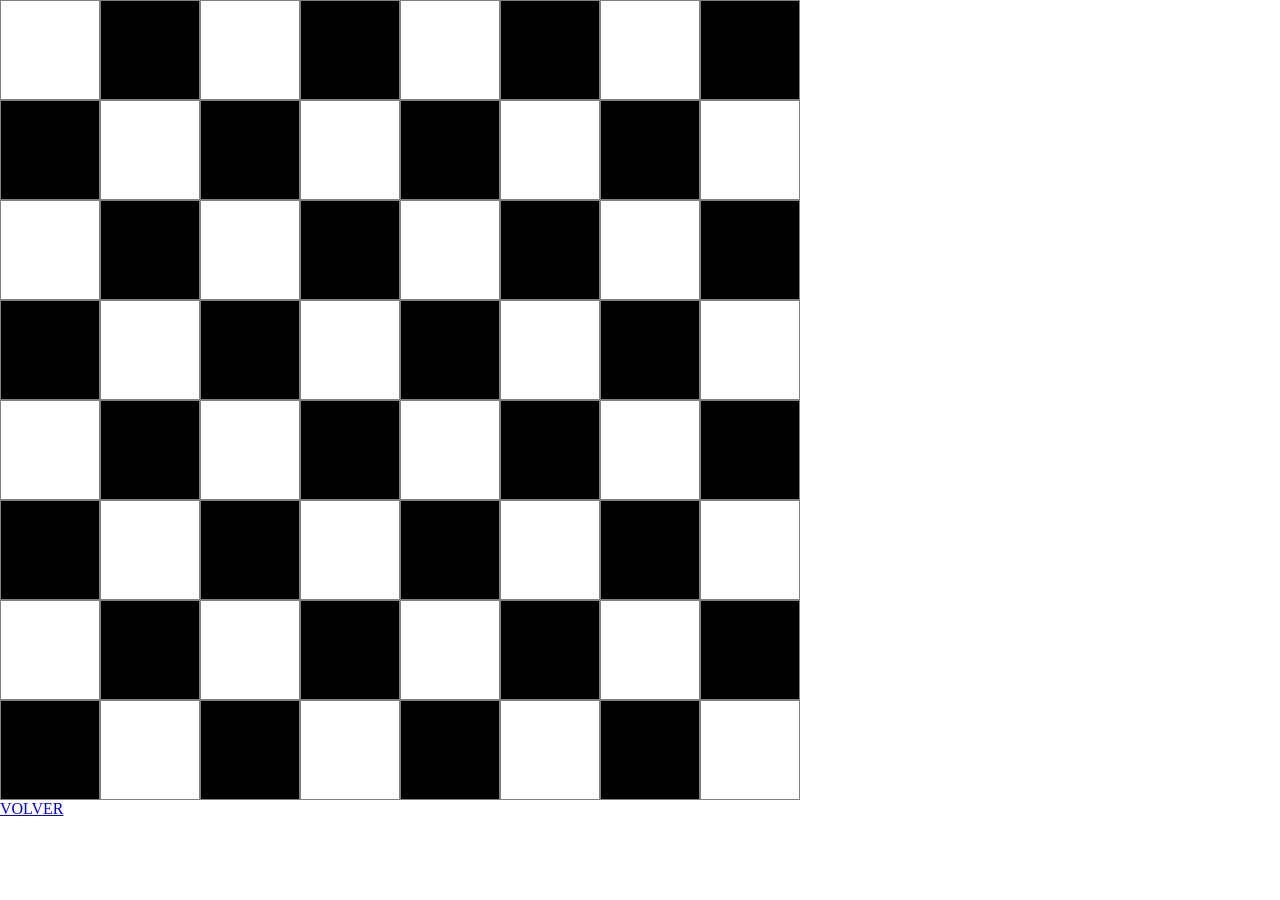
<file: Semana 01 - CSS INTRODUCCION - TABLERO DE AJEDREZ/index.html>
<html>
<head>
<title>CC 1 - INTRODUCCIÓN</title>
<style type="text/css">
*{
    margin: 0px;
    padding: 0px;
    box-sizing: border-box;
}
#cuadrito1{
    background-color: black;
    border: 1px solid gray;
}
#cuadrito2{
    background-color: white;
    border: 1px solid gray;
}
#cuadrito1, #cuadrito2{
    height: 100px;
    width: 100px;
    float: left;
}
#contenedor1, #contenedor2, #contenedor3, #contenedor4, #contenedor5, #contenedor6, #contenedor7, #contenedor8{
    height: 100px;
    width: 800px;
}
</style>
</head>
<body>
<div id="contenedor1">
    <div id="cuadrito2"></div>
    <div id="cuadrito1"></div>
    <div id="cuadrito2"></div>
    <div id="cuadrito1"></div>
    <div id="cuadrito2"></div>
    <div id="cuadrito1"></div>
    <div id="cuadrito2"></div>
    <div id="cuadrito1"></div>
</div>
<div id="contenedor2">
    <div id="cuadrito1"></div>
    <div id="cuadrito2"></div>
    <div id="cuadrito1"></div>
    <div id="cuadrito2"></div>
    <div id="cuadrito1"></div>
    <div id="cuadrito2"></div>
    <div id="cuadrito1"></div>
    <div id="cuadrito2"></div>
</div>
<div id="contenedor3">
    <div id="cuadrito2"></div>
    <div id="cuadrito1"></div>
    <div id="cuadrito2"></div>
    <div id="cuadrito1"></div>
    <div id="cuadrito2"></div>
    <div id="cuadrito1"></div>
    <div id="cuadrito2"></div>
    <div id="cuadrito1"></div>
</div>
<div id="contenedor4">
    <div id="cuadrito1"></div>
    <div id="cuadrito2"></div>
    <div id="cuadrito1"></div>
    <div id="cuadrito2"></div>
    <div id="cuadrito1"></div>
    <div id="cuadrito2"></div>
    <div id="cuadrito1"></div>
    <div id="cuadrito2"></div>
</div>
<div id="contenedor5">
    <div id="cuadrito2"></div>
    <div id="cuadrito1"></div>
    <div id="cuadrito2"></div>
    <div id="cuadrito1"></div>
    <div id="cuadrito2"></div>
    <div id="cuadrito1"></div>
    <div id="cuadrito2"></div>
    <div id="cuadrito1"></div>
</div>
<div id="contenedor6">
    <div id="cuadrito1"></div>
    <div id="cuadrito2"></div>
    <div id="cuadrito1"></div>
    <div id="cuadrito2"></div>
    <div id="cuadrito1"></div>
    <div id="cuadrito2"></div>
    <div id="cuadrito1"></div>
    <div id="cuadrito2"></div>
</div>
<div id="contenedor7">
    <div id="cuadrito2"></div>
    <div id="cuadrito1"></div>
    <div id="cuadrito2"></div>
    <div id="cuadrito1"></div>
    <div id="cuadrito2"></div>
    <div id="cuadrito1"></div>
    <div id="cuadrito2"></div>
    <div id="cuadrito1"></div>
</div>
<div id="contenedor8">
    <div id="cuadrito1"></div>
    <div id="cuadrito2"></div>
    <div id="cuadrito1"></div>
    <div id="cuadrito2"></div>
    <div id="cuadrito1"></div>
    <div id="cuadrito2"></div>
    <div id="cuadrito1"></div>
    <div id="cuadrito2"></div>
</div>
</body>
    <a href="../index.html">VOLVER</a>
</html>
</file>
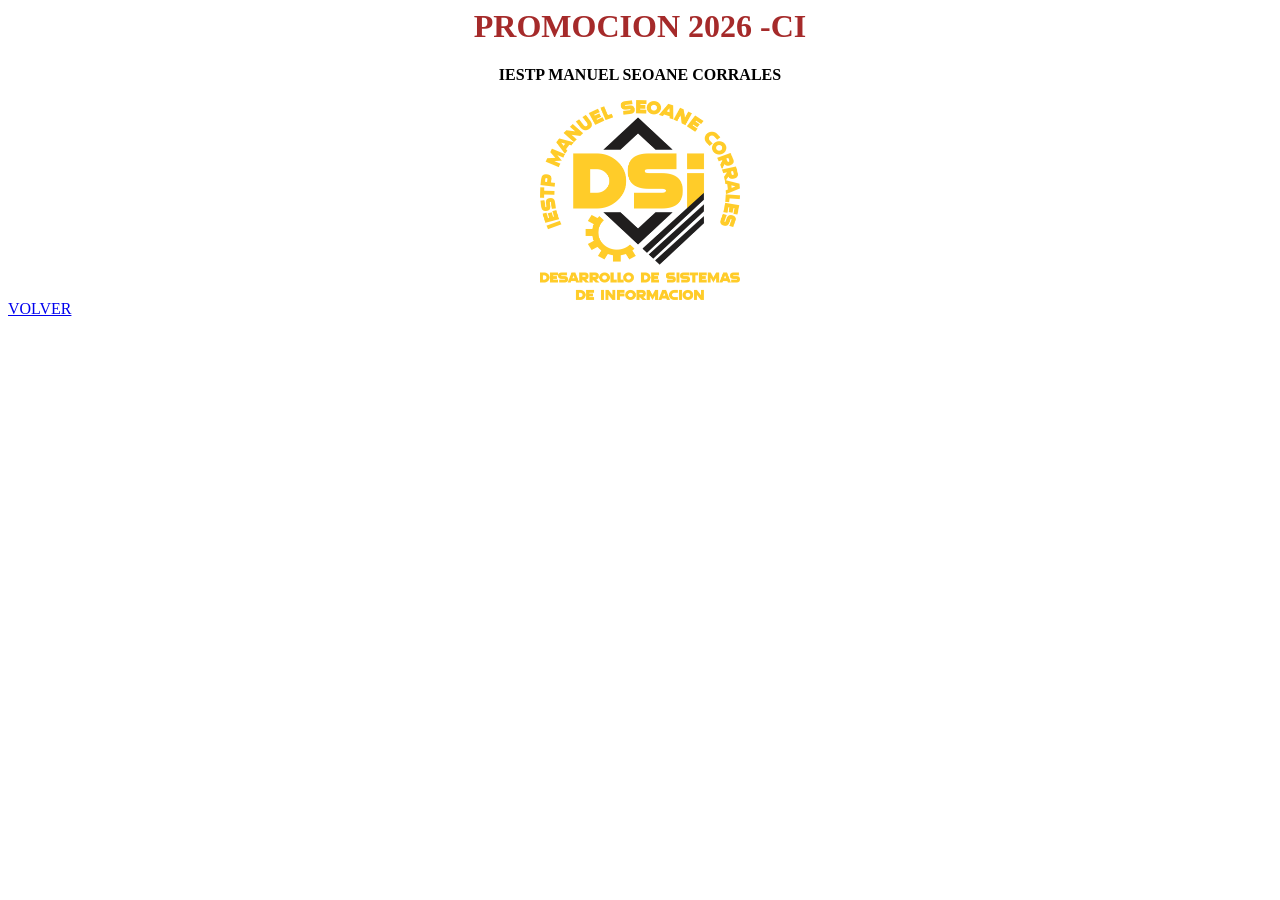
<file: Semana 02 - ESTILOS DE ANIMACIONES - ANIMATION/index.html>
<html>
<head>
    <title>ANIMACIONES CSS - ANIMATION</title>
    <style>
    h1{
        font-family: "century gothic";
        color: rgba(165, 42, 42, 0);
        text-align: center;

        animation-name: titulo;/* titulo para la animacion */
        animation-duration: 3s;/* duracion de la animacion */
        animation-iteration-count: 1;/* cantidad de veces que se realiza la animacion */
        animation-fill-mode: forwards;/* indicas cual es el ultimo estado en que se queda */
    }

    @keyframes titulo{
        from{
            color: rgba(165, 42, 42, 0);
        }
        to{
            color: rgb(165, 42, 42, 1);
        }
    }
    p{
        text-align: center;
        font-family: "century gothic";
        font-weight: bold;
        animation-name: texto;
        animation-duration: 3s;
        animation-iteration-count: 1;
        animation-fill-mode: backwards;
        animation-delay: 3s;
    }

    @keyframes texto{
        from{
            color: rgba(0, 0 , 0, 0);
        }
        to{
            color: rgba(0, 0, 0, 1);
        }
    }
    img{
        height: 200px;
        width: 200px;
        display: block;/* modo de mostrar el objeto */
        margin: auto;/* centrar imagen */
        opacity: 0;
        animation: imagen 3s  6s 1 forwards;
    }
    @keyframes imagen{
        from{
            opacity: 0;
        }
        to{
            opacity: 1;
        }
    }
    
    </style>
</head>
<body>
    <h1>PROMOCION 2026 -CI</h1>
    <p>IESTP MANUEL SEOANE CORRALES</p>
    <img src="img/logo.png">
</body>
    <a href="../index.html">VOLVER</a>
</html>
</file>
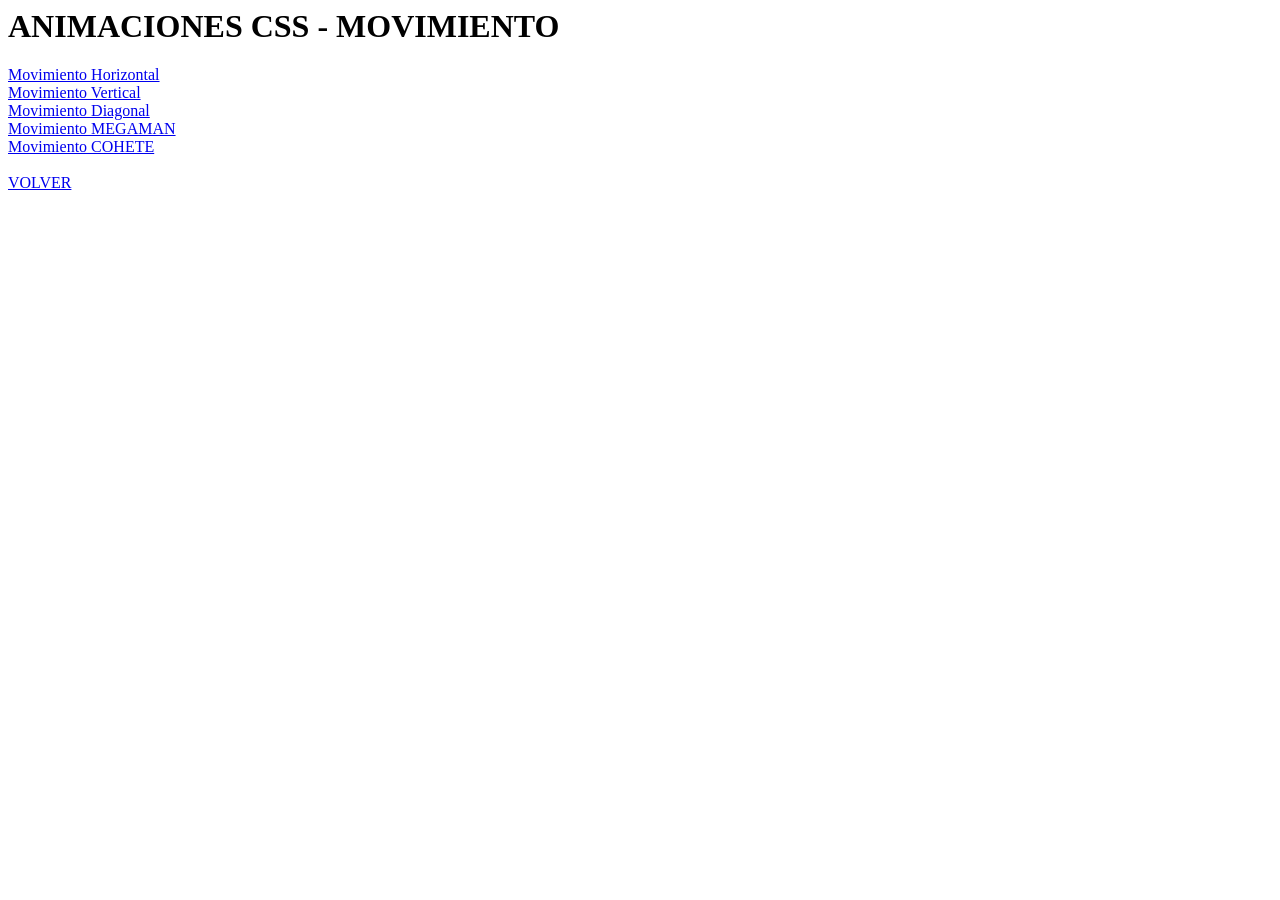
<file: Semana 03 - MOVIMIENTO DE DIVS Y TIEMPOS DE ANIMACIÓN/index.html>
<html> 
<head>
    <title>ANIMACION 3 CSS</title>
    <style>
        
    </style>
</head>
<body>
<h1>ANIMACIONES CSS - MOVIMIENTO</h1>
<a href="animacion1.html">Movimiento Horizontal</a><br>
<a href="animacion2.html">Movimiento Vertical</a><br>
<a href="animacion3.html">Movimiento Diagonal</a><br>
<a href="animacion4.html">Movimiento MEGAMAN</a><br>
<a href="animacion5.html">Movimiento COHETE</a>

</body>
    <br><br><a href="../index.html">VOLVER</a>
</html>
</file>
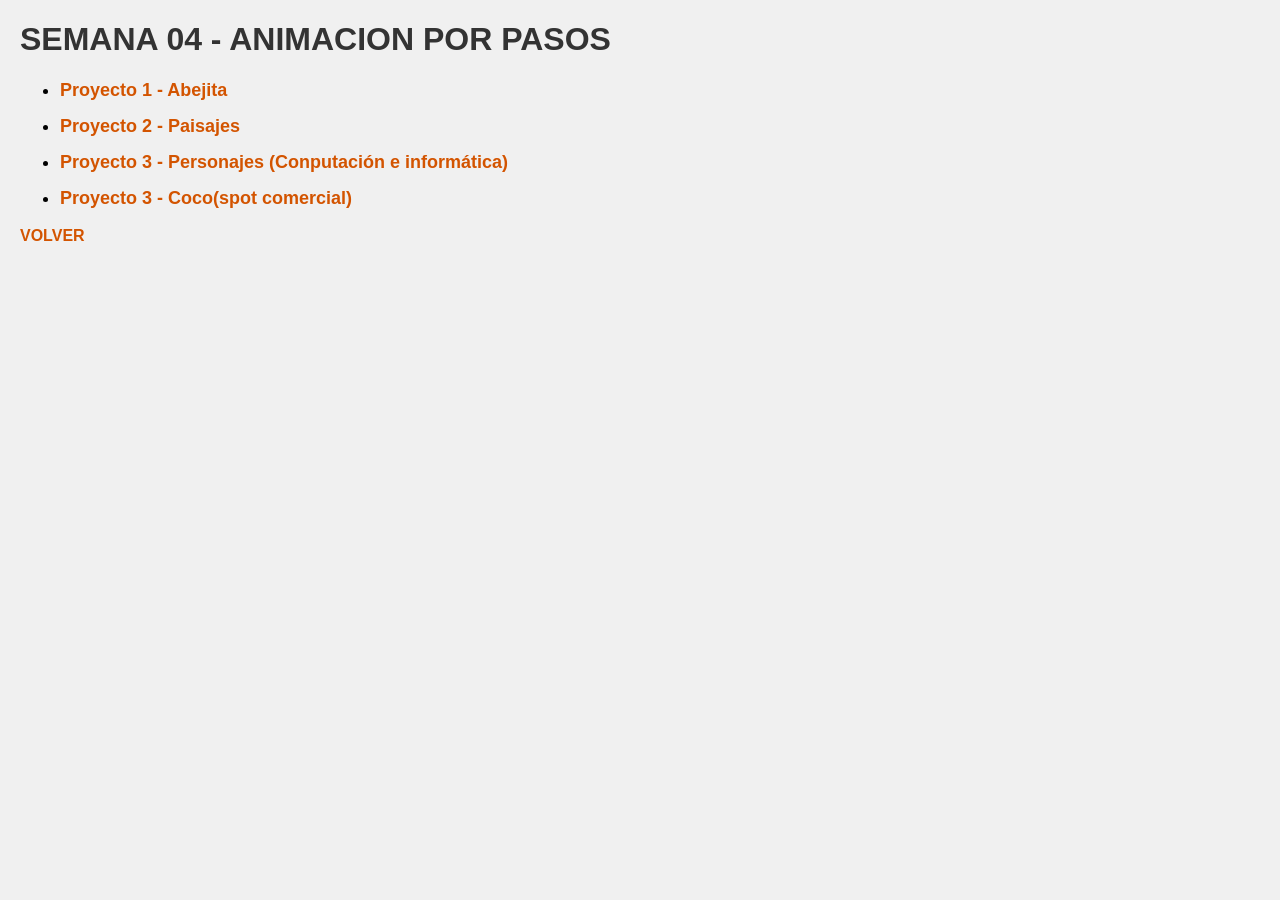
<file: Semana 04 - ANIMACION POR PASOS/index.html>
<!DOCTYPE html>
<html lang="es">
<head>
    <meta charset="UTF-8">
    <title>Semana 04</title>
    <style>
        body {
            font-family: Arial, sans-serif;
            background-color: #f0f0f0;
            margin: 20px;
        }
        h1 {
            color: #333;
            text-transform: uppercase;
        }
        ul {
            font-size: 18px;
        }
        li {
            margin-bottom: 15px;
        }
        a {
            text-decoration: none;
            color: #d35400;
            font-weight: bold;
        }
        a:hover {
            color: #000;
        }
    </style>
</head>
<body>

    <h1>Semana 04 - ANIMACION POR PASOS</h1>

    <ul>
        <li>
            <a href="abejita.html">Proyecto 1 - Abejita</a>
        </li>
        <li>
            <a href="paisajes.html">Proyecto 2 - Paisajes</a>
        </li>
        <li>
            <a href="personajes.html">Proyecto 3 - Personajes (Conputación e informática)</a>
        </li>
        <li>
            <a href="coco.html">Proyecto 3 - Coco(spot comercial)</a>
        </li>
    </ul>

</body>
    <a href="../index.html">VOLVER</a>
</html>
</file>
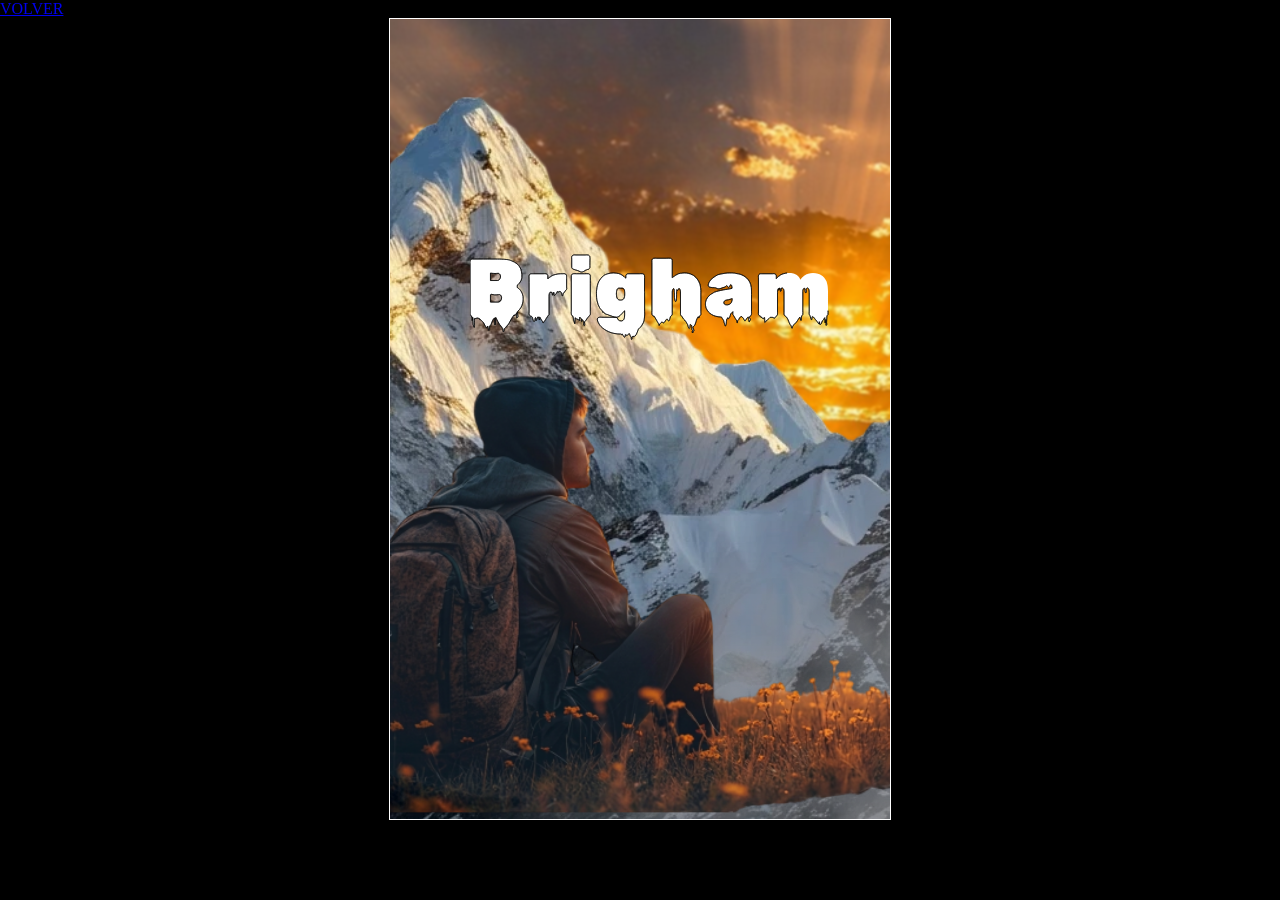
<file: Semana 07/index.html>
<!DOCTYPE html>
<html lang="es">
<head>
    <meta charset="UTF-8">
    <meta name="viewport" content="width=device-width, initial-scale=1.0">
    <title>parallax 2</title>
    <link rel="stylesheet" href="css/estilos.css">
    <a href="../index.html">VOLVER</a>
</head>
<body>
    <div class="contenedor">
        <img class="cielo" src="img/cielo.jpeg" alt="">
        <img class="montaña" src="img/montaña.png" alt="">
        <img class="persona" src="img/persona.png" alt="">
        <img class="neblina" src="img/neblina.png" alt="">
        
    <div class="banner">
        <div class="txtanimation">
            <svg width="360" height="360" viewBox="0 0 53 13" fill="none" xmlns="http://www.w3.org/2000/svg">
            <path d="M7.824 6.564C7.824 6.724 7.8 6.908 7.752 7.116C7.632 7.604 7.392 8.004 7.032 8.316C7.024 8.324 7.016 8.332 7.008 8.34C7 8.348 6.992 8.356 6.984 8.364C6.984 8.46 6.996 8.568 7.02 8.688C7.044 8.8 7.056 8.908 7.056 9.012C7.064 9.116 7.028 9.2 6.948 9.264C6.884 9.32 6.848 9.304 6.84 9.216C6.84 9.128 6.852 9.012 6.876 8.868C6.9 8.724 6.912 8.6 6.912 8.496C6.848 8.64 6.768 8.768 6.672 8.88C6.664 8.888 6.652 8.9 6.636 8.916C6.62 8.932 6.604 8.948 6.588 8.964C6.564 8.988 6.552 9 6.552 9C6.544 8.968 6.536 8.94 6.528 8.916C6.528 8.884 6.528 8.852 6.528 8.82C6.464 8.9 6.4 8.98 6.336 9.06C6.28 9.148 6.22 9.236 6.156 9.324C6.052 9.484 5.96 9.648 5.88 9.816C5.8 9.992 5.7 10.156 5.58 10.308C5.524 10.372 5.464 10.436 5.4 10.5C5.344 10.572 5.288 10.64 5.232 10.704C5.208 10.736 5.18 10.768 5.148 10.8C5.124 10.832 5.096 10.856 5.064 10.872C5.048 10.912 5.032 10.98 5.016 11.076C5 11.18 4.98 11.256 4.956 11.304C4.956 11.312 4.948 11.32 4.932 11.328C4.924 11.344 4.916 11.348 4.908 11.34C4.892 11.316 4.88 11.288 4.872 11.256C4.872 11.224 4.868 11.192 4.86 11.16C4.852 11.104 4.848 11.048 4.848 10.992C4.848 10.944 4.84 10.892 4.824 10.836C4.816 10.828 4.796 10.812 4.764 10.788C4.74 10.764 4.724 10.744 4.716 10.728C4.708 10.72 4.704 10.712 4.704 10.704C4.704 10.704 4.7 10.7 4.692 10.692L4.632 10.596C4.616 10.572 4.6 10.544 4.584 10.512C4.568 10.488 4.552 10.464 4.536 10.44C4.536 10.44 4.528 10.432 4.512 10.416C4.496 10.408 4.472 10.392 4.44 10.368C4.408 10.336 4.38 10.296 4.356 10.248C4.34 10.208 4.32 10.172 4.296 10.14C4.232 10.044 4.172 9.944 4.116 9.84C4.06 9.744 4.008 9.644 3.96 9.54C3.944 9.492 3.928 9.456 3.912 9.432C3.904 9.392 3.888 9.356 3.864 9.324C3.848 9.292 3.832 9.256 3.816 9.216L3.768 9.24C3.76 9.4 3.752 9.56 3.744 9.72C3.744 9.888 3.736 10.052 3.72 10.212C3.72 10.236 3.712 10.264 3.696 10.296C3.688 10.336 3.68 10.348 3.672 10.332C3.656 10.156 3.648 9.984 3.648 9.816C3.648 9.648 3.64 9.48 3.624 9.312C3.624 9.296 3.62 9.292 3.612 9.3C3.604 9.316 3.592 9.324 3.576 9.324C3.56 9.34 3.544 9.348 3.528 9.348L3.456 9.444L3.348 9.624C3.3 9.712 3.26 9.804 3.228 9.9C3.196 9.996 3.16 10.088 3.12 10.176L3.084 10.26C3.084 10.268 3.08 10.272 3.072 10.272C3.072 10.28 3.072 10.288 3.072 10.296C3.056 10.32 3.04 10.344 3.024 10.368C3.008 10.392 2.988 10.412 2.964 10.428C2.948 10.444 2.932 10.452 2.916 10.452C2.892 10.548 2.876 10.644 2.868 10.74C2.86 10.836 2.844 10.928 2.82 11.016C2.812 11.032 2.804 11.052 2.796 11.076C2.796 11.108 2.788 11.124 2.772 11.124C2.756 11.124 2.744 11.108 2.736 11.076C2.736 11.052 2.732 11.032 2.724 11.016C2.7 10.928 2.684 10.84 2.676 10.752C2.676 10.664 2.66 10.576 2.628 10.488C2.604 10.512 2.58 10.536 2.556 10.56C2.532 10.584 2.508 10.604 2.484 10.62C2.476 10.644 2.464 10.68 2.448 10.728C2.44 10.776 2.416 10.772 2.376 10.716C2.368 10.7 2.36 10.68 2.352 10.656C2.352 10.64 2.348 10.624 2.34 10.608C2.324 10.592 2.308 10.572 2.292 10.548C2.284 10.524 2.272 10.504 2.256 10.488C2.256 10.48 2.252 10.476 2.244 10.476C2.244 10.476 2.244 10.472 2.244 10.464C2.188 10.368 2.136 10.268 2.088 10.164C2.048 10.068 1.988 9.98 1.908 9.9C1.9 9.884 1.892 9.872 1.884 9.864C1.876 9.856 1.868 9.848 1.86 9.84L1.776 9.768C1.76 9.752 1.74 9.736 1.716 9.72C1.7 9.704 1.684 9.688 1.668 9.672C1.636 9.632 1.6 9.588 1.56 9.54C1.52 9.5 1.476 9.464 1.428 9.432C1.38 9.416 1.36 9.412 1.368 9.42C1.384 9.428 1.396 9.436 1.404 9.444C1.42 9.452 1.4 9.444 1.344 9.42C1.312 9.404 1.284 9.38 1.26 9.348C1.244 9.324 1.216 9.308 1.176 9.3C1.12 9.292 1.068 9.296 1.02 9.312C0.971997 9.328 0.919997 9.344 0.863997 9.36C0.799997 9.376 0.751997 9.38 0.719997 9.372C0.687997 9.372 0.671997 9.368 0.671997 9.36C0.655997 9.536 0.647997 9.752 0.647997 10.008C0.647997 10.264 0.639997 10.484 0.623997 10.668C0.623997 10.684 0.615997 10.676 0.599997 10.644C0.591997 10.612 0.583997 10.592 0.575997 10.584C0.551997 10.52 0.527997 10.456 0.503997 10.392C0.487997 10.336 0.471997 10.28 0.455997 10.224C0.447997 10.056 0.443997 9.888 0.443997 9.72C0.451997 9.552 0.435997 9.384 0.395997 9.216C0.387997 9.168 0.383997 9.176 0.383997 9.24C0.391997 9.304 0.391997 9.376 0.383997 9.456C0.383997 9.544 0.367997 9.608 0.335997 9.648C0.303997 9.688 0.291997 9.66 0.299997 9.564C0.307997 9.468 0.311997 9.392 0.311997 9.336L0.227997 9.012C0.195997 8.996 0.167997 8.98 0.143997 8.964C0.0559974 8.9 0.0119974 8.812 0.0119974 8.7V1.284C0.0119974 1.228 0.00799741 1.172 -2.6077e-06 1.116C-2.6077e-06 1.06 0.0039974 1.004 0.0119974 0.948002C0.0119974 0.892002 0.0199974 0.848002 0.0359974 0.816002C0.0519974 0.784002 0.0759974 0.748002 0.107997 0.708002C0.179997 0.652002 0.255997 0.624002 0.335997 0.624002H1.788C1.868 0.624002 2.012 0.624002 2.22 0.624002C2.428 0.624002 2.664 0.624002 2.928 0.624002C3.192 0.624002 3.448 0.624002 3.696 0.624002C3.944 0.624002 4.152 0.624002 4.32 0.624002C4.432 0.624002 4.54 0.628001 4.644 0.636001C4.748 0.636001 4.848 0.640002 4.944 0.648002C4.976 0.648002 5.004 0.652002 5.028 0.660002C5.06 0.660002 5.092 0.660002 5.124 0.660002C5.204 0.668002 5.28 0.676002 5.352 0.684001C5.424 0.684001 5.496 0.692002 5.568 0.708002C5.608 0.716002 5.644 0.724002 5.676 0.732002C5.716 0.740001 5.752 0.748002 5.784 0.756002C5.8 0.756002 5.812 0.760002 5.82 0.768002C5.86 0.776002 5.892 0.784002 5.916 0.792001C5.94 0.800001 5.964 0.812001 5.988 0.828002C6.012 0.836002 6.032 0.844002 6.048 0.852001C6.072 0.860002 6.096 0.868002 6.12 0.876002C6.416 0.980002 6.676 1.124 6.9 1.308C6.924 1.324 6.948 1.344 6.972 1.368C6.996 1.384 7.016 1.4 7.032 1.416C7.072 1.456 7.104 1.492 7.128 1.524C7.176 1.572 7.228 1.644 7.284 1.74C7.332 1.796 7.372 1.86 7.404 1.932C7.436 1.996 7.464 2.064 7.488 2.136C7.56 2.352 7.608 2.592 7.632 2.856C7.648 3.016 7.648 3.176 7.632 3.336C7.624 3.488 7.592 3.612 7.536 3.708C7.528 3.732 7.52 3.756 7.512 3.78C7.504 3.796 7.492 3.816 7.476 3.84C7.452 3.896 7.424 3.948 7.392 3.996C7.36 4.044 7.324 4.092 7.284 4.14C7.268 4.156 7.252 4.176 7.236 4.2C7.22 4.224 7.204 4.244 7.188 4.26L7.08 4.368C7.056 4.384 7.02 4.416 6.972 4.464C6.964 4.52 6.96 4.576 6.96 4.632C6.96 4.68 6.956 4.732 6.948 4.788C6.996 4.812 7.04 4.844 7.08 4.884C7.128 4.916 7.16 4.94 7.176 4.956L7.356 5.136C7.42 5.2 7.488 5.296 7.56 5.424C7.736 5.728 7.824 6.048 7.824 6.384V6.564ZM3.108 2.7L3.012 2.688V3.78H4.032C4.072 3.78 4.108 3.776 4.14 3.768C4.228 3.736 4.304 3.676 4.368 3.588C4.432 3.492 4.472 3.392 4.488 3.288C4.496 3.224 4.496 3.16 4.488 3.096C4.48 3.032 4.46 2.972 4.428 2.916C4.404 2.868 4.364 2.824 4.308 2.784C4.308 2.776 4.304 2.772 4.296 2.772C4.24 2.732 4.18 2.716 4.116 2.724C4.052 2.724 3.988 2.728 3.924 2.736C3.844 2.744 3.764 2.748 3.684 2.748C3.604 2.748 3.524 2.744 3.444 2.736C3.388 2.736 3.332 2.732 3.276 2.724C3.22 2.716 3.164 2.708 3.108 2.7ZM3.012 6.96H4.116C4.156 6.96 4.208 6.952 4.272 6.936C4.424 6.896 4.532 6.784 4.596 6.6C4.668 6.408 4.672 6.236 4.608 6.084L4.584 6.024C4.568 6 4.544 5.972 4.512 5.94C4.432 5.86 4.328 5.832 4.2 5.856C4.072 5.872 3.956 5.884 3.852 5.892C3.772 5.9 3.692 5.9 3.612 5.892C3.54 5.876 3.464 5.864 3.384 5.856C3.336 5.84 3.288 5.832 3.24 5.832C3.192 5.824 3.148 5.816 3.108 5.808L3.012 5.88V6.96ZM14.2245 4.596C14.2245 4.644 14.2245 4.692 14.2245 4.74C14.2325 4.788 14.2365 4.84 14.2365 4.896C14.2365 4.928 14.2365 4.96 14.2365 4.992C14.2365 5.024 14.2285 5.056 14.2125 5.088C14.1885 5.152 14.1485 5.204 14.0925 5.244C14.0925 5.244 14.0885 5.244 14.0805 5.244C14.0805 5.244 14.0805 5.248 14.0805 5.256C14.0725 5.256 14.0645 5.26 14.0565 5.268C14.0565 5.268 14.0525 5.268 14.0445 5.268C14.0045 5.324 13.9685 5.38 13.9365 5.436C13.9045 5.492 13.8685 5.544 13.8285 5.592C13.8205 5.6 13.8125 5.612 13.8045 5.628C13.7965 5.636 13.7845 5.644 13.7685 5.652C13.7605 5.652 13.7525 5.656 13.7445 5.664C13.7445 5.664 13.7405 5.668 13.7325 5.676C13.7325 5.676 13.7285 5.676 13.7205 5.676C13.7125 5.684 13.7005 5.74 13.6845 5.844C13.6685 5.948 13.6485 6.016 13.6245 6.048C13.6165 6.056 13.6005 6.052 13.5765 6.036C13.5525 5.988 13.5405 5.936 13.5405 5.88C13.5325 5.84 13.5245 5.796 13.5165 5.748C13.5165 5.7 13.5085 5.652 13.4925 5.604L13.4205 5.532C13.4045 5.516 13.3765 5.488 13.3365 5.448C13.3045 5.408 13.2685 5.372 13.2285 5.34L13.2165 5.328C13.2085 5.328 13.2045 5.332 13.2045 5.34C13.2045 5.34 13.2005 5.34 13.1925 5.34C13.1765 5.356 13.1565 5.38 13.1325 5.412C13.1165 5.436 13.0925 5.452 13.0605 5.46C13.0205 5.468 12.9885 5.452 12.9645 5.412C12.9565 5.42 12.9365 5.424 12.9045 5.424C12.8725 5.424 12.8485 5.42 12.8325 5.412L12.7725 5.556C12.7485 5.612 12.7205 5.66 12.6885 5.7C12.6645 5.74 12.6325 5.78 12.5925 5.82C12.5685 5.844 12.5445 5.872 12.5205 5.904C12.4965 5.928 12.4725 5.948 12.4485 5.964C12.4165 5.996 12.4005 6.004 12.4005 5.988C12.3845 5.892 12.3765 5.816 12.3765 5.76C12.3845 5.696 12.3765 5.612 12.3525 5.508C12.3365 5.516 12.3205 5.528 12.3045 5.544C12.2725 5.56 12.2565 5.572 12.2565 5.58C12.2405 5.636 12.2285 5.696 12.2205 5.76C12.2205 5.824 12.2125 5.884 12.1965 5.94C12.1885 5.948 12.1765 5.948 12.1605 5.94C12.1525 5.932 12.1445 5.924 12.1365 5.916C12.1285 5.852 12.1205 5.792 12.1125 5.736C12.1125 5.68 12.1045 5.624 12.0885 5.568C12.0885 5.552 12.0805 5.544 12.0645 5.544C12.0565 5.536 12.0485 5.528 12.0405 5.52C12.0405 5.52 12.0365 5.516 12.0285 5.508C12.0205 5.5 12.0085 5.492 11.9925 5.484C11.9925 5.524 11.9845 5.552 11.9685 5.568C11.9685 5.568 11.9485 5.548 11.9085 5.508H11.8845C11.8765 5.508 11.8685 5.504 11.8605 5.496C11.8605 5.48 11.8565 5.468 11.8485 5.46C11.8405 5.468 11.8325 5.476 11.8245 5.484C11.8165 5.484 11.8085 5.488 11.8005 5.496C11.7845 5.52 11.7685 5.544 11.7525 5.568C11.7365 5.592 11.7205 5.616 11.7045 5.64C11.6965 5.648 11.6925 5.66 11.6925 5.676C11.6925 5.684 11.6885 5.696 11.6805 5.712C11.6565 5.784 11.6405 5.86 11.6325 5.94C11.6325 6.02 11.6325 6.1 11.6325 6.18V8.556C11.6325 8.596 11.6325 8.64 11.6325 8.688C11.6405 8.728 11.6365 8.768 11.6205 8.808C11.6205 8.816 11.6165 8.824 11.6085 8.832C11.6085 8.832 11.6085 8.836 11.6085 8.844C11.6085 8.844 11.6005 8.852 11.5845 8.868C11.5525 8.916 11.5245 8.948 11.5005 8.964C11.5165 8.948 11.5085 8.956 11.4765 8.988C11.4445 9.012 11.4245 9.032 11.4165 9.048C11.4165 9.056 11.4125 9.064 11.4045 9.072C11.3965 9.088 11.3885 9.108 11.3805 9.132C11.3805 9.156 11.3685 9.164 11.3445 9.156C11.3445 9.164 11.3405 9.168 11.3325 9.168C11.3165 9.2 11.3085 9.22 11.3085 9.228C11.2925 9.244 11.2765 9.264 11.2605 9.288C11.2525 9.312 11.2405 9.336 11.2245 9.36C11.1605 9.472 11.1165 9.544 11.0925 9.576C11.0765 9.616 11.0325 9.68 10.9605 9.768C10.9525 9.776 10.9405 9.784 10.9245 9.792C10.9165 9.808 10.9045 9.824 10.8885 9.84C10.8805 9.848 10.8645 9.88 10.8405 9.936C10.8165 9.992 10.7965 10.024 10.7805 10.032C10.7725 10.04 10.7565 10.024 10.7325 9.984C10.7245 9.96 10.7205 9.932 10.7205 9.9C10.7205 9.876 10.7125 9.852 10.6965 9.828L10.6245 9.744C10.5925 9.712 10.5645 9.672 10.5405 9.624C10.4925 9.56 10.4525 9.492 10.4205 9.42C10.3885 9.348 10.3525 9.276 10.3125 9.204C10.3125 9.196 10.3085 9.192 10.3005 9.192C10.3005 9.192 10.3005 9.188 10.3005 9.18C10.2765 9.156 10.2645 9.152 10.2645 9.168C10.2485 9.232 10.2405 9.3 10.2405 9.372C10.2485 9.444 10.2405 9.512 10.2165 9.576C10.2085 9.6 10.2005 9.588 10.1925 9.54C10.1845 9.492 10.1765 9.456 10.1685 9.432L10.0725 9.156V9.144C10.0485 9.168 10.0325 9.18 10.0245 9.18C10.0085 9.18 9.9925 9.172 9.9765 9.156C9.9525 9.212 9.9285 9.268 9.9045 9.324C9.8885 9.38 9.8645 9.44 9.8325 9.504C9.8245 9.512 9.8165 9.524 9.8085 9.54C9.8085 9.564 9.8005 9.584 9.7845 9.6C9.7765 9.608 9.7685 9.624 9.7605 9.648C9.7525 9.68 9.7445 9.688 9.7365 9.672C9.7125 9.544 9.7085 9.46 9.7245 9.42C9.7405 9.388 9.7165 9.32 9.6525 9.216C9.6285 9.232 9.6085 9.256 9.5925 9.288C9.5845 9.344 9.5765 9.404 9.5685 9.468C9.5685 9.532 9.5605 9.596 9.5445 9.66C9.5445 9.668 9.5325 9.692 9.5085 9.732C9.4925 9.78 9.4725 9.808 9.4485 9.816C9.4085 9.824 9.3765 9.796 9.3525 9.732C9.3285 9.668 9.3125 9.628 9.3045 9.612C9.2725 9.54 9.2485 9.464 9.2325 9.384C9.2245 9.312 9.2045 9.244 9.1725 9.18C9.1565 9.164 9.1405 9.148 9.1245 9.132C9.1085 9.116 9.0925 9.1 9.0765 9.084C9.0525 9.068 9.0405 9.052 9.0405 9.036C9.0245 9.028 9.0005 9.024 8.9685 9.024C8.9605 9.024 8.9525 9.024 8.9445 9.024C8.9445 9.016 8.9365 9.012 8.9205 9.012C8.8565 8.988 8.8045 8.948 8.7645 8.892C8.7485 8.876 8.7325 8.844 8.7165 8.796C8.7005 8.74 8.6925 8.676 8.6925 8.604C8.7005 8.532 8.7045 8.468 8.7045 8.412V4.092C8.7045 3.972 8.7045 3.84 8.7045 3.696C8.7045 3.544 8.7005 3.392 8.6925 3.24C8.6925 3.2 8.6925 3.16 8.6925 3.12C8.7005 3.072 8.7085 3.032 8.7165 3C8.7405 2.928 8.7845 2.872 8.8485 2.832C8.8885 2.816 8.9205 2.804 8.9445 2.796C8.9685 2.788 9.0045 2.784 9.0525 2.784C9.1085 2.776 9.1645 2.776 9.2205 2.784C9.2765 2.784 9.3285 2.784 9.3765 2.784H10.7685C10.8325 2.784 10.9005 2.78 10.9725 2.772C11.0445 2.764 11.1125 2.768 11.1765 2.784C11.2005 2.784 11.2205 2.788 11.2365 2.796C11.3165 2.82 11.3685 2.864 11.3925 2.928C11.4325 2.984 11.4525 3.044 11.4525 3.108V3.528L11.5245 3.456C11.5405 3.448 11.5525 3.44 11.5605 3.432C11.5685 3.424 11.5725 3.42 11.5725 3.42C11.5885 3.404 11.6285 3.372 11.6925 3.324C11.7645 3.276 11.8165 3.244 11.8485 3.228C11.8965 3.188 11.9445 3.156 11.9925 3.132C12.0485 3.1 12.1005 3.072 12.1485 3.048C12.2125 3.008 12.2805 2.976 12.3525 2.952C12.4325 2.928 12.5125 2.908 12.5925 2.892C12.8245 2.82 13.0685 2.784 13.3245 2.784H13.5285C13.5685 2.784 13.6125 2.784 13.6605 2.784C13.7085 2.776 13.7565 2.772 13.8045 2.772C13.8605 2.772 13.9125 2.776 13.9605 2.784C14.0165 2.792 14.0605 2.812 14.0925 2.844C14.1405 2.876 14.1765 2.92 14.2005 2.976C14.2165 3.024 14.2245 3.064 14.2245 3.096V3.156C14.2325 3.212 14.2325 3.268 14.2245 3.324C14.2245 3.372 14.2245 3.42 14.2245 3.468V4.596ZM16.5234 2.52C16.4274 2.536 16.3274 2.524 16.2234 2.484C16.1274 2.444 16.0314 2.396 15.9354 2.34C15.9114 2.332 15.8834 2.324 15.8514 2.316C15.8274 2.3 15.7994 2.288 15.7674 2.28C15.7034 2.264 15.6354 2.248 15.5634 2.232C15.4994 2.208 15.4354 2.184 15.3714 2.16C15.3474 2.152 15.3234 2.148 15.2994 2.148C15.2834 2.14 15.2634 2.132 15.2394 2.124L15.1434 2.088C15.1354 2.072 15.1234 2.06 15.1074 2.052C15.0994 2.044 15.0874 2.036 15.0714 2.028C15.0154 1.972 14.9834 1.912 14.9754 1.848V0.624002C14.9754 0.552001 14.9714 0.472002 14.9634 0.384002C14.9634 0.296002 14.9874 0.220002 15.0354 0.156002L15.1074 0.0840013C15.1314 0.0680015 15.1674 0.0520017 15.2154 0.0360019C15.2794 0.0200016 15.3434 0.0120015 15.4074 0.0120015C15.4794 0.0120015 15.5434 0.0160015 15.5994 0.0240014H16.9554C17.0274 0.0160015 17.0994 0.0120015 17.1714 0.0120015C17.2514 0.00400162 17.3274 0.00800157 17.3994 0.0240014C17.4074 0.0240014 17.4114 0.0280015 17.4114 0.0360019C17.4114 0.0360019 17.4154 0.0360019 17.4234 0.0360019C17.4314 0.0360019 17.4514 0.0440018 17.4834 0.0600016C17.5234 0.0760014 17.5554 0.104002 17.5794 0.144002C17.6194 0.192002 17.6394 0.236002 17.6394 0.276002C17.6474 0.316002 17.6514 0.348002 17.6514 0.372002C17.6594 0.404002 17.6634 0.436002 17.6634 0.468001C17.6634 0.492002 17.6634 0.520002 17.6634 0.552002C17.6634 0.720001 17.6594 0.892001 17.6514 1.068C17.6514 1.244 17.6514 1.416 17.6514 1.584V1.8C17.6514 1.84 17.6474 1.872 17.6394 1.896C17.6314 1.936 17.6074 1.976 17.5674 2.016L17.5194 2.064C17.5034 2.08 17.4874 2.088 17.4714 2.088C17.4634 2.096 17.4554 2.108 17.4474 2.124C17.4474 2.14 17.4394 2.152 17.4234 2.16C17.4234 2.16 17.4154 2.16 17.3994 2.16C17.3834 2.152 17.3674 2.148 17.3514 2.148C17.3354 2.148 17.3154 2.152 17.2914 2.16C17.2674 2.168 17.2474 2.176 17.2314 2.184C17.2154 2.192 17.1954 2.2 17.1714 2.208C17.1474 2.208 17.1274 2.212 17.1114 2.22C17.0954 2.22 17.0834 2.224 17.0754 2.232C17.0194 2.256 16.9634 2.288 16.9074 2.328C16.8514 2.368 16.7914 2.408 16.7274 2.448C16.6634 2.48 16.5954 2.504 16.5234 2.52ZM17.6994 8.808C17.6914 8.816 17.6874 8.824 17.6874 8.832C17.6874 8.84 17.6834 8.848 17.6754 8.856V8.868C17.6594 8.884 17.6434 8.9 17.6274 8.916C17.6114 8.932 17.5954 8.948 17.5794 8.964C17.5794 8.964 17.5754 8.968 17.5674 8.976C17.5674 8.976 17.5634 8.976 17.5554 8.976C17.5554 8.976 17.5514 8.98 17.5434 8.988C17.5434 8.988 17.5394 8.988 17.5314 8.988C17.5154 9.004 17.4994 9.028 17.4834 9.06C17.4754 9.068 17.4674 9.08 17.4594 9.096C17.4594 9.112 17.4514 9.124 17.4354 9.132C17.4034 9.172 17.3714 9.208 17.3394 9.24C17.3074 9.28 17.2754 9.32 17.2434 9.36V9.372H17.2314C17.2314 9.38 17.2234 9.392 17.2074 9.408L17.0514 9.672C17.0114 9.744 16.9634 9.796 16.9074 9.828C16.8754 9.844 16.8594 9.852 16.8594 9.852C16.8514 9.916 16.8554 9.992 16.8714 10.08C16.8874 10.176 16.8954 10.256 16.8954 10.32C16.8954 10.392 16.8674 10.42 16.8114 10.404C16.7474 10.388 16.7154 10.344 16.7154 10.272C16.7154 10.208 16.7234 10.132 16.7394 10.044C16.7634 9.964 16.7714 9.892 16.7634 9.828C16.7554 9.828 16.7394 9.816 16.7154 9.792C16.6914 9.768 16.6714 9.74 16.6554 9.708C16.6394 9.684 16.6234 9.656 16.6074 9.624C16.5834 9.6 16.5674 9.58 16.5594 9.564L16.4514 9.456C16.4434 9.512 16.4434 9.592 16.4514 9.696C16.4674 9.8 16.4554 9.836 16.4154 9.804C16.3594 9.764 16.3434 9.704 16.3674 9.624C16.3914 9.544 16.3954 9.472 16.3794 9.408C16.3714 9.392 16.3594 9.38 16.3434 9.372C16.3354 9.364 16.3234 9.352 16.3074 9.336L16.2234 9.252C16.2074 9.228 16.1834 9.2 16.1514 9.168C16.1354 9.248 16.1274 9.332 16.1274 9.42C16.1274 9.508 16.1194 9.596 16.1034 9.684C16.0954 9.692 16.0874 9.688 16.0794 9.672C16.0714 9.656 16.0634 9.644 16.0554 9.636C16.0314 9.604 16.0074 9.576 15.9834 9.552C15.9674 9.528 15.9434 9.508 15.9114 9.492C15.8714 9.476 15.8314 9.472 15.7914 9.48C15.7514 9.488 15.7114 9.476 15.6714 9.444C15.6394 9.42 15.6114 9.392 15.5874 9.36C15.5714 9.336 15.5514 9.308 15.5274 9.276C15.5194 9.276 15.5114 9.272 15.5034 9.264C15.4954 9.256 15.4874 9.26 15.4794 9.276C15.4714 9.412 15.4634 9.552 15.4554 9.696C15.4554 9.84 15.4474 9.984 15.4314 10.128C15.4314 10.144 15.4234 10.132 15.4074 10.092C15.3994 10.06 15.3914 10.036 15.3834 10.02C15.3674 9.972 15.3514 9.916 15.3354 9.852C15.3194 9.796 15.3034 9.744 15.2874 9.696C15.2554 9.584 15.2354 9.508 15.2274 9.468C15.2274 9.428 15.2274 9.396 15.2274 9.372C15.2354 9.348 15.2314 9.312 15.2154 9.264C15.2074 9.224 15.1794 9.14 15.1314 9.012L15.0594 8.976C15.0034 8.936 14.9634 8.888 14.9394 8.832C14.9234 8.776 14.9154 8.72 14.9154 8.664C14.9074 8.608 14.9034 8.552 14.9034 8.496C14.9114 8.432 14.9154 8.372 14.9154 8.316V3.108C14.9154 3.068 14.9194 3.036 14.9274 3.012C14.9434 2.964 14.9594 2.932 14.9754 2.916L15.0474 2.844C15.0794 2.82 15.1314 2.8 15.2034 2.784C15.2834 2.768 15.3634 2.764 15.4434 2.772C15.5314 2.78 15.6074 2.784 15.6714 2.784H16.8594C16.9554 2.784 17.0514 2.78 17.1474 2.772C17.2514 2.764 17.3514 2.768 17.4474 2.784C17.4634 2.784 17.4794 2.788 17.4954 2.796C17.5114 2.804 17.5274 2.812 17.5434 2.82C17.5674 2.828 17.5834 2.836 17.5914 2.844C17.6154 2.868 17.6314 2.888 17.6394 2.904C17.6714 2.936 17.6954 2.988 17.7114 3.06C17.7194 3.092 17.7194 3.132 17.7114 3.18C17.7114 3.22 17.7114 3.26 17.7114 3.3C17.7194 3.452 17.7194 3.604 17.7114 3.756C17.7114 3.9 17.7114 4.048 17.7114 4.2V8.364C17.7114 8.396 17.7114 8.428 17.7114 8.46C17.7114 8.492 17.7154 8.528 17.7234 8.568C17.7234 8.6 17.7234 8.632 17.7234 8.664C17.7234 8.696 17.7154 8.744 17.6994 8.808ZM25.6943 9.144C25.6863 9.208 25.6783 9.268 25.6703 9.324C25.6703 9.388 25.6623 9.452 25.6463 9.516L25.6103 9.708C25.5863 9.804 25.5583 9.892 25.5263 9.972C25.4943 10.06 25.4543 10.132 25.4063 10.188C25.3823 10.244 25.3543 10.296 25.3223 10.344C25.2903 10.392 25.2583 10.44 25.2263 10.488C25.1703 10.568 25.1063 10.644 25.0343 10.716L24.8903 10.86C24.8823 10.868 24.8743 10.872 24.8663 10.872C24.8583 10.88 24.8503 10.888 24.8423 10.896C24.8103 10.928 24.7863 10.948 24.7703 10.956C24.7543 10.988 24.7423 11.024 24.7343 11.064C24.7263 11.112 24.7143 11.156 24.6983 11.196C24.6663 11.276 24.6343 11.356 24.6023 11.436C24.5703 11.516 24.5343 11.596 24.4943 11.676C24.4863 11.708 24.4703 11.74 24.4463 11.772C24.4303 11.804 24.4063 11.836 24.3743 11.868C24.3183 11.916 24.2903 11.936 24.2903 11.928C24.2983 11.928 24.3103 11.92 24.3263 11.904C24.3103 11.912 24.2943 11.916 24.2783 11.916C24.2543 11.932 24.2303 11.964 24.2063 12.012C24.1823 12.06 24.1503 12.08 24.1103 12.072C24.0703 12.064 24.0543 12.052 24.0623 12.036C24.0783 12.02 24.0863 12.008 24.0863 12C24.0943 11.992 24.0543 11.992 23.9663 12C23.9823 11.984 23.9703 11.992 23.9303 12.024C23.8903 12.064 23.8743 12.08 23.8823 12.072L23.8463 12.108C23.8303 12.164 23.8303 12.232 23.8463 12.312C23.8703 12.392 23.8543 12.44 23.7983 12.456C23.7423 12.464 23.7223 12.424 23.7383 12.336C23.7543 12.248 23.7503 12.172 23.7263 12.108C23.7183 12.108 23.7103 12.104 23.7023 12.096C23.7023 12.088 23.6983 12.084 23.6903 12.084C23.6903 12.084 23.6903 12.08 23.6903 12.072C23.6823 12.064 23.6703 12.044 23.6543 12.012C23.6223 11.964 23.5943 11.912 23.5703 11.856C23.5543 11.808 23.5343 11.756 23.5103 11.7C23.5103 11.684 23.5023 11.664 23.4863 11.64C23.4703 11.616 23.4623 11.608 23.4623 11.616C23.4623 11.608 23.4583 11.604 23.4503 11.604C23.4503 11.604 23.4503 11.6 23.4503 11.592C23.4343 11.624 23.4223 11.644 23.4143 11.652C23.4063 11.668 23.3903 11.676 23.3663 11.676C23.3503 11.684 23.3343 11.696 23.3183 11.712C23.2863 11.736 23.2543 11.76 23.2223 11.784C23.1983 11.808 23.1663 11.828 23.1263 11.844C23.0783 11.852 23.0303 11.844 22.9823 11.82C22.9423 11.804 22.9023 11.78 22.8623 11.748C22.8543 11.804 22.8503 11.856 22.8503 11.904C22.8503 11.96 22.8423 12.016 22.8263 12.072C22.8183 12.08 22.8023 12.088 22.7783 12.096C22.7543 12.112 22.7343 12.116 22.7183 12.108C22.6943 12.1 22.6743 12.084 22.6583 12.06C22.6503 12.044 22.6383 12.028 22.6223 12.012C22.6063 11.988 22.5823 11.944 22.5503 11.88C22.5183 11.824 22.4823 11.764 22.4423 11.7C22.4183 11.7 22.4023 11.7 22.3943 11.7C22.3303 11.7 22.3223 11.696 22.3703 11.688C22.4183 11.688 22.4143 11.7 22.3583 11.724C22.3023 11.772 22.2463 11.752 22.1903 11.664C21.4543 11.648 20.8543 11.528 20.3903 11.304C19.9263 11.088 19.5663 10.844 19.3103 10.572C19.2943 10.564 19.2783 10.552 19.2623 10.536L19.2023 10.464L19.1903 10.452C19.1343 10.372 19.0743 10.288 19.0103 10.2C18.9543 10.112 18.9063 10.02 18.8663 9.924L18.7943 9.756C18.7783 9.7 18.7623 9.64 18.7463 9.576C18.7383 9.52 18.7423 9.464 18.7583 9.408C18.7903 9.312 18.8463 9.252 18.9263 9.228C18.9583 9.212 18.9903 9.2 19.0223 9.192C19.0623 9.192 19.0863 9.192 19.0943 9.192C19.1343 9.184 19.1783 9.18 19.2263 9.18C19.2743 9.188 19.3183 9.192 19.3583 9.192H21.4343C21.4583 9.192 21.4783 9.192 21.4943 9.192C21.5183 9.2 21.5503 9.216 21.5903 9.24C21.6623 9.288 21.7143 9.352 21.7463 9.432C21.7623 9.472 21.7783 9.5 21.7943 9.516C21.8103 9.54 21.8223 9.556 21.8303 9.564C21.8623 9.612 21.9063 9.648 21.9623 9.672C21.9703 9.672 21.9743 9.672 21.9743 9.672C21.9823 9.68 21.9863 9.684 21.9863 9.684C22.0583 9.716 22.1463 9.732 22.2503 9.732H22.2623C22.3023 9.732 22.3343 9.728 22.3583 9.72C22.4783 9.696 22.5663 9.636 22.6223 9.54C22.6863 9.444 22.7263 9.328 22.7423 9.192C22.7583 9.064 22.7663 8.948 22.7663 8.844V8.232C22.7343 8.264 22.7103 8.284 22.6943 8.292C22.6863 8.292 22.6823 8.296 22.6823 8.304L22.5143 8.484C22.4743 8.532 22.4303 8.584 22.3823 8.64C22.3343 8.688 22.2863 8.736 22.2383 8.784C22.1743 8.864 22.0863 8.944 21.9743 9.024C21.8783 9.104 21.7703 9.156 21.6503 9.18C21.5463 9.196 21.4343 9.192 21.3143 9.168C21.1943 9.144 21.0863 9.112 20.9903 9.072L20.8823 9.012C20.8583 9.004 20.8343 9 20.8103 9C20.7943 8.992 20.7743 8.984 20.7503 8.976C20.7023 8.96 20.6543 8.948 20.6063 8.94C20.5583 8.924 20.5103 8.904 20.4623 8.88C20.4543 8.872 20.4463 8.868 20.4383 8.868C20.4303 8.868 20.4223 8.864 20.4143 8.856C20.3823 8.848 20.3503 8.836 20.3183 8.82C20.2943 8.804 20.2663 8.792 20.2343 8.784C20.2023 8.768 20.1703 8.76 20.1383 8.76C20.1063 8.76 20.0743 8.756 20.0423 8.748C19.9063 8.684 19.7903 8.6 19.6943 8.496C19.6543 8.44 19.6423 8.42 19.6583 8.436C19.6743 8.452 19.6623 8.44 19.6223 8.4C19.5983 8.376 19.5823 8.364 19.5743 8.364C19.5663 8.372 19.5623 8.392 19.5623 8.424C19.5623 8.456 19.5543 8.468 19.5383 8.46C19.5223 8.452 19.5143 8.432 19.5143 8.4C19.5063 8.36 19.4983 8.328 19.4903 8.304C19.4823 8.272 19.4623 8.24 19.4303 8.208C19.4143 8.192 19.4023 8.176 19.3943 8.16C19.3383 8.12 19.2943 8.072 19.2623 8.016C19.2143 7.968 19.1823 7.932 19.1663 7.908L19.0823 7.788C18.9223 7.516 18.7983 7.176 18.7103 6.768C18.6783 6.64 18.6543 6.476 18.6383 6.276C18.6223 6.068 18.6143 5.864 18.6143 5.664C18.6143 5.456 18.6223 5.296 18.6383 5.184C18.6383 5.168 18.6423 5.156 18.6503 5.148C18.6983 4.66 18.8023 4.252 18.9623 3.924C19.1303 3.588 19.3503 3.316 19.6223 3.108C19.6383 3.092 19.6503 3.084 19.6583 3.084C19.6903 3.052 19.7263 3.024 19.7663 3C19.8143 2.976 19.8663 2.952 19.9223 2.928C19.9383 2.912 19.9543 2.9 19.9703 2.892C19.9943 2.884 20.0183 2.876 20.0423 2.868C20.0823 2.852 20.1223 2.836 20.1623 2.82C20.2023 2.804 20.2423 2.792 20.2823 2.784C20.3943 2.744 20.5183 2.716 20.6543 2.7C20.7983 2.684 20.9383 2.672 21.0743 2.664H21.1703C21.3143 2.664 21.4503 2.676 21.5783 2.7C21.7943 2.716 21.9543 2.756 22.0583 2.82C22.1063 2.828 22.1503 2.844 22.1903 2.868C22.2783 2.9 22.3503 2.94 22.4063 2.988C22.4703 3.036 22.5343 3.088 22.5983 3.144C22.6703 3.192 22.7143 3.228 22.7303 3.252C22.7463 3.268 22.7663 3.288 22.7903 3.312C22.8143 3.328 22.8663 3.368 22.9463 3.432V3.108C22.9463 3.044 22.9663 2.984 23.0063 2.928C23.0143 2.912 23.0383 2.884 23.0783 2.844C23.0863 2.836 23.1063 2.824 23.1383 2.808C23.1863 2.792 23.2303 2.784 23.2703 2.784H24.8903C24.9543 2.784 25.0383 2.78 25.1423 2.772C25.2543 2.764 25.3503 2.768 25.4303 2.784C25.4383 2.792 25.4543 2.796 25.4783 2.796C25.5583 2.828 25.6183 2.88 25.6583 2.952L25.6943 3.072C25.7103 3.152 25.7143 3.236 25.7063 3.324C25.7063 3.404 25.7023 3.48 25.6943 3.552V5.4C25.6943 5.424 25.6943 5.448 25.6943 5.472C25.6943 5.496 25.6983 5.524 25.7063 5.556V8.292C25.7143 8.428 25.7183 8.568 25.7183 8.712C25.7183 8.856 25.7103 9 25.6943 9.144ZM22.4663 6.6C22.5543 6.56 22.6183 6.504 22.6583 6.432C22.6983 6.36 22.7263 6.28 22.7423 6.192C22.7503 6.168 22.7543 6.148 22.7543 6.132C22.7623 6.108 22.7663 6.084 22.7663 6.06C22.7743 5.996 22.7783 5.888 22.7783 5.736C22.7783 5.576 22.7743 5.468 22.7663 5.412C22.7663 5.388 22.7623 5.368 22.7543 5.352C22.7543 5.328 22.7543 5.304 22.7543 5.28C22.7383 5.208 22.7143 5.14 22.6823 5.076C22.6503 5.004 22.6023 4.952 22.5383 4.92C22.4903 4.896 22.4343 4.888 22.3703 4.896C22.3143 4.904 22.2583 4.908 22.2023 4.908C22.1543 4.908 22.1063 4.904 22.0583 4.896C22.0103 4.888 21.9623 4.888 21.9143 4.896C21.8183 4.912 21.7463 4.952 21.6983 5.016L21.6623 5.076C21.6463 5.116 21.6303 5.164 21.6143 5.22C21.6063 5.268 21.5943 5.316 21.5783 5.364C21.5783 5.388 21.5743 5.412 21.5663 5.436C21.5663 5.46 21.5663 5.484 21.5663 5.508C21.5663 5.556 21.5623 5.592 21.5543 5.616C21.5543 5.672 21.5543 5.736 21.5543 5.808C21.5543 5.872 21.5583 5.924 21.5663 5.964C21.5743 6.044 21.5823 6.12 21.5903 6.192C21.6063 6.264 21.6303 6.328 21.6623 6.384C21.6703 6.4 21.6783 6.416 21.6863 6.432C21.7023 6.448 21.7143 6.464 21.7223 6.48C21.7783 6.552 21.8463 6.6 21.9263 6.624C21.9663 6.64 22.0063 6.652 22.0463 6.66C22.0943 6.66 22.1383 6.66 22.1783 6.66L22.3103 6.648C22.3743 6.632 22.4263 6.616 22.4663 6.6ZM33.9865 8.316C33.9865 8.364 33.9865 8.416 33.9865 8.472C33.9945 8.52 33.9985 8.572 33.9985 8.628C33.9985 8.66 33.9985 8.692 33.9985 8.724C33.9985 8.748 33.9905 8.776 33.9745 8.808C33.9745 8.816 33.9705 8.824 33.9625 8.832C33.9545 8.848 33.9425 8.864 33.9265 8.88C33.8945 8.936 33.8545 8.976 33.8065 9L33.7945 9.012C33.7785 9.052 33.7665 9.096 33.7585 9.144C33.7505 9.192 33.7345 9.236 33.7105 9.276C33.6945 9.292 33.6785 9.292 33.6625 9.276C33.6545 9.252 33.6465 9.224 33.6385 9.192C33.6385 9.168 33.6305 9.14 33.6145 9.108C33.6065 9.116 33.5985 9.124 33.5905 9.132C33.5825 9.148 33.5745 9.156 33.5665 9.156C33.5585 9.156 33.5505 9.16 33.5425 9.168C33.5345 9.184 33.5345 9.188 33.5425 9.18C33.5025 9.244 33.4625 9.32 33.4225 9.408C33.3505 9.568 33.3025 9.704 33.2785 9.816C33.2545 9.928 33.1985 10.088 33.1105 10.296C33.1025 10.336 33.0865 10.368 33.0625 10.392C33.0465 10.416 33.0225 10.444 32.9905 10.476C32.9905 10.476 32.9865 10.476 32.9785 10.476C32.9785 10.484 32.9745 10.488 32.9665 10.488C32.9665 10.488 32.9625 10.488 32.9545 10.488C32.9545 10.496 32.9505 10.5 32.9425 10.5C32.8545 10.588 32.8145 10.664 32.8225 10.728C32.8305 10.792 32.8545 10.852 32.8945 10.908C32.9345 10.964 32.9585 11.024 32.9665 11.088C32.9745 11.152 32.9345 11.228 32.8465 11.316C32.8385 11.348 32.8265 11.392 32.8105 11.448C32.8025 11.504 32.7945 11.516 32.7865 11.484C32.6985 11.396 32.6585 11.34 32.6665 11.316C32.6745 11.292 32.6985 11.276 32.7385 11.268C32.7865 11.26 32.8145 11.244 32.8225 11.22C32.8305 11.196 32.7905 11.14 32.7025 11.052C32.6705 10.956 32.6585 10.856 32.6665 10.752C32.6825 10.656 32.6825 10.56 32.6665 10.464C32.6345 10.424 32.6025 10.38 32.5705 10.332C32.5385 10.292 32.4985 10.26 32.4505 10.236C32.4265 10.244 32.4145 10.256 32.4145 10.272C32.4065 10.336 32.3985 10.404 32.3905 10.476C32.3905 10.548 32.3825 10.616 32.3665 10.68C32.3585 10.712 32.3425 10.752 32.3185 10.8C32.2945 10.856 32.2625 10.856 32.2225 10.8C32.1665 10.712 32.1305 10.624 32.1145 10.536C32.0985 10.448 32.0745 10.36 32.0425 10.272C32.0185 10.256 31.9985 10.228 31.9825 10.188C31.9665 10.156 31.9505 10.128 31.9345 10.104L31.8865 10.02C31.8545 9.94 31.8345 9.896 31.8265 9.888C31.8185 9.88 31.8025 9.86 31.7785 9.828C31.7225 9.74 31.6585 9.664 31.5865 9.6C31.5545 9.576 31.5265 9.548 31.5025 9.516C31.4465 9.452 31.3945 9.38 31.3465 9.3C31.2985 9.228 31.2505 9.156 31.2025 9.084C31.1705 9.044 31.1305 9 31.0825 8.952C31.0425 8.904 31.0145 8.852 30.9985 8.796C30.9905 8.772 30.9865 8.728 30.9865 8.664V5.364C30.9785 5.348 30.9745 5.324 30.9745 5.292C30.9745 5.3 30.9705 5.292 30.9625 5.268C30.9625 5.236 30.9625 5.224 30.9625 5.232C30.9545 5.192 30.9425 5.156 30.9265 5.124C30.9105 5.092 30.8905 5.06 30.8665 5.028C30.8585 5.012 30.8385 4.988 30.8065 4.956L30.7705 4.92C30.7545 4.928 30.7385 4.956 30.7225 5.004C30.7065 5.036 30.6865 5.072 30.6625 5.112C30.6465 5.144 30.6265 5.176 30.6025 5.208C30.5785 5.224 30.5585 5.228 30.5425 5.22C30.5265 5.212 30.5065 5.204 30.4825 5.196C30.4505 5.132 30.4345 5.112 30.4345 5.136C30.4425 5.16 30.4425 5.176 30.4345 5.184V5.208C30.4265 5.24 30.4225 5.272 30.4225 5.304C30.4225 5.336 30.4225 5.372 30.4225 5.412C30.4145 5.54 30.4105 5.672 30.4105 5.808C30.4105 5.936 30.4105 6.068 30.4105 6.204C30.4025 6.284 30.3985 6.368 30.3985 6.456C30.4065 6.536 30.4025 6.616 30.3865 6.696C30.3865 6.728 30.3745 6.756 30.3505 6.78C30.3425 6.788 30.3345 6.8 30.3265 6.816C30.3265 6.832 30.3185 6.848 30.3025 6.864C30.3025 6.864 30.2985 6.868 30.2905 6.876C30.2905 6.876 30.2865 6.876 30.2785 6.876C30.2625 6.876 30.2465 6.864 30.2305 6.84C30.2145 6.816 30.1985 6.772 30.1825 6.708C30.1825 6.692 30.1785 6.676 30.1705 6.66L30.1345 6.48C30.1025 6.368 30.0865 6.224 30.0865 6.048C30.0865 5.872 30.0865 5.704 30.0865 5.544C30.0865 5.528 30.0825 5.492 30.0745 5.436C30.0745 5.372 30.0745 5.312 30.0745 5.256C30.0745 5.232 30.0705 5.208 30.0625 5.184C30.0625 5.152 30.0625 5.124 30.0625 5.1C30.0545 5.084 30.0465 5.068 30.0385 5.052C30.0385 5.036 30.0305 5.02 30.0145 5.004C30.0065 4.996 29.9985 4.988 29.9905 4.98C29.9905 4.964 29.9825 4.952 29.9665 4.944C29.9665 4.952 29.9625 4.964 29.9545 4.98C29.9465 4.988 29.9425 4.988 29.9425 4.98L29.8945 5.028C29.8625 5.076 29.8345 5.14 29.8105 5.22C29.8025 5.252 29.7945 5.288 29.7865 5.328C29.7785 5.36 29.7745 5.408 29.7745 5.472V8.46C29.7745 8.58 29.7785 8.652 29.7865 8.676C29.7945 8.7 29.7785 8.756 29.7385 8.844C29.7385 8.86 29.7305 8.876 29.7145 8.892C29.6985 8.908 29.6905 8.92 29.6905 8.928C29.6745 8.936 29.6585 8.948 29.6425 8.964C29.6265 8.972 29.6105 8.98 29.5945 8.988C29.5785 9.004 29.5665 9.016 29.5585 9.024C29.5505 9.04 29.5385 9.056 29.5225 9.072C29.4745 9.168 29.4425 9.268 29.4265 9.372C29.4105 9.476 29.3745 9.576 29.3185 9.672C29.2865 9.736 29.2545 9.756 29.2225 9.732C29.1905 9.716 29.1625 9.68 29.1385 9.624C29.1145 9.568 29.0945 9.528 29.0785 9.504C29.0625 9.472 29.0465 9.452 29.0305 9.444C29.0225 9.436 29.0105 9.44 28.9945 9.456C28.9785 9.464 28.9625 9.472 28.9465 9.48C28.9305 9.496 28.9145 9.512 28.8985 9.528C28.8985 9.528 28.8905 9.536 28.8745 9.552C28.8265 9.608 28.7825 9.676 28.7425 9.756C28.7025 9.836 28.6505 9.904 28.5865 9.96C28.5545 9.984 28.5225 10 28.4905 10.008C28.4665 10.024 28.4345 10.016 28.3945 9.984C28.3785 9.952 28.3705 9.936 28.3705 9.936C28.3625 9.936 28.3585 9.932 28.3585 9.924C28.3585 9.924 28.3545 9.924 28.3465 9.924H28.1905C28.1665 9.94 28.1425 9.96 28.1185 9.984C28.1025 10.008 28.0825 10.032 28.0585 10.056C28.0425 10.088 28.0265 10.112 28.0105 10.128L27.9745 10.164C27.9585 10.18 27.9425 10.188 27.9265 10.188C27.9185 10.22 27.9105 10.248 27.9025 10.272C27.9025 10.304 27.8945 10.336 27.8785 10.368C27.8465 10.4 27.8305 10.412 27.8305 10.404C27.8145 10.364 27.8065 10.32 27.8065 10.272C27.8065 10.232 27.7985 10.192 27.7825 10.152L27.7465 10.116C27.7305 10.1 27.7145 10.08 27.6985 10.056C27.6905 10.032 27.6785 10.008 27.6625 9.984C27.6305 9.92 27.5945 9.856 27.5545 9.792C27.5225 9.728 27.4905 9.668 27.4585 9.612C27.3465 9.428 27.2305 9.232 27.1105 9.024L27.0025 9.012C26.9545 8.988 26.9185 8.964 26.8945 8.94C26.8385 8.892 26.8025 8.824 26.7865 8.736C26.7705 8.648 26.7665 8.56 26.7745 8.472C26.7825 8.376 26.7865 8.288 26.7865 8.208V1.116C26.7865 1.036 26.7825 0.952002 26.7745 0.864002C26.7745 0.776002 26.7985 0.700001 26.8465 0.636001C26.8545 0.620002 26.8625 0.608002 26.8705 0.600002C26.8865 0.592002 26.8985 0.584002 26.9065 0.576001C26.9305 0.560002 26.9585 0.544002 26.9905 0.528002C27.0225 0.512002 27.0545 0.504002 27.0865 0.504002C27.1505 0.488002 27.2185 0.484002 27.2905 0.492002C27.3705 0.500002 27.4385 0.504002 27.4945 0.504002H28.8745C28.9785 0.504002 29.0825 0.500002 29.1865 0.492002C29.2985 0.484002 29.4065 0.488002 29.5105 0.504002C29.5905 0.512002 29.6505 0.544002 29.6905 0.600002C29.6985 0.616002 29.7105 0.632002 29.7265 0.648002C29.7425 0.680002 29.7545 0.712002 29.7625 0.744001C29.7705 0.768002 29.7745 0.796002 29.7745 0.828002V3.216C29.7745 3.272 29.7705 3.304 29.7625 3.312C29.7625 3.32 29.7785 3.34 29.8105 3.372V3.36C29.8185 3.36 29.8225 3.36 29.8225 3.36C29.8225 3.352 29.8265 3.348 29.8345 3.348C29.8425 3.34 29.8585 3.324 29.8825 3.3C29.9065 3.276 29.9225 3.26 29.9305 3.252C29.9465 3.236 29.9625 3.22 29.9785 3.204C30.0025 3.188 30.0225 3.176 30.0385 3.168C30.0545 3.152 30.0665 3.144 30.0745 3.144C30.0825 3.136 30.0905 3.128 30.0985 3.12C30.1545 3.08 30.2105 3.044 30.2665 3.012C30.3225 2.98 30.3785 2.948 30.4345 2.916C30.4505 2.908 30.4665 2.9 30.4825 2.892C30.5065 2.884 30.5265 2.876 30.5425 2.868C30.6145 2.804 30.7345 2.76 30.9025 2.736C30.9185 2.728 30.9345 2.724 30.9505 2.724C30.9745 2.724 30.9985 2.72 31.0225 2.712H31.1065C31.1865 2.696 31.2665 2.684 31.3465 2.676C31.4345 2.668 31.5185 2.664 31.5985 2.664C32.0225 2.664 32.4065 2.76 32.7505 2.952C32.7585 2.952 32.7785 2.96 32.8105 2.976C32.8905 3.016 32.9505 3.056 32.9905 3.096C33.1665 3.224 33.3225 3.38 33.4585 3.564C33.6025 3.748 33.7185 3.964 33.8065 4.212C33.8385 4.268 33.8625 4.344 33.8785 4.44C33.9025 4.528 33.9225 4.624 33.9385 4.728C33.9385 4.752 33.9385 4.78 33.9385 4.812C33.9465 4.836 33.9545 4.864 33.9625 4.896C33.9785 5.008 33.9865 5.124 33.9865 5.244C33.9865 5.356 33.9865 5.468 33.9865 5.58V8.316ZM41.4574 8.592C41.4574 8.624 41.4534 8.648 41.4454 8.664C41.4454 8.768 41.4254 8.844 41.3854 8.892C41.3774 8.908 41.3614 8.928 41.3374 8.952C41.3134 8.968 41.2894 8.984 41.2654 9C41.1774 9.088 41.1374 9.16 41.1454 9.216C41.1534 9.272 41.1774 9.32 41.2174 9.36C41.2574 9.4 41.2814 9.448 41.2894 9.504C41.2974 9.56 41.2574 9.632 41.1694 9.72C41.1614 9.744 41.1534 9.768 41.1454 9.792C41.1454 9.824 41.1374 9.848 41.1214 9.864C41.1134 9.872 41.0974 9.852 41.0734 9.804C41.0654 9.764 41.0574 9.72 41.0494 9.672C41.0414 9.624 41.0334 9.576 41.0254 9.528C41.0174 9.392 41.0134 9.312 41.0134 9.288C41.0214 9.272 41.0054 9.22 40.9654 9.132L40.9174 9.18C40.8934 9.204 40.8694 9.224 40.8454 9.24C40.8294 9.256 40.8094 9.28 40.7854 9.312C40.7534 9.36 40.7214 9.408 40.6894 9.456C40.6574 9.504 40.6254 9.552 40.5934 9.6C40.5854 9.608 40.5734 9.628 40.5574 9.66C40.5414 9.692 40.5254 9.712 40.5094 9.72C40.4694 9.736 40.4374 9.716 40.4134 9.66C40.3894 9.604 40.3694 9.568 40.3534 9.552C40.3454 9.528 40.3374 9.504 40.3294 9.48C40.3294 9.456 40.3214 9.432 40.3054 9.408C40.2894 9.4 40.2654 9.38 40.2334 9.348C40.2174 9.332 40.2054 9.316 40.1974 9.3L40.0774 9.156L40.0174 9.096C40.0014 9.104 39.9814 9.1 39.9574 9.084C39.9334 9.068 39.9134 9.056 39.8974 9.048C39.8574 9.088 39.8374 9.112 39.8374 9.12C39.7734 9.176 39.7174 9.24 39.6694 9.312C39.6294 9.392 39.5894 9.472 39.5494 9.552C39.5414 9.568 39.5254 9.588 39.5014 9.612C39.4854 9.636 39.4654 9.656 39.4414 9.672C39.4254 9.688 39.4134 9.696 39.4054 9.696C39.3974 9.744 39.3894 9.792 39.3814 9.84C39.3814 9.896 39.3734 9.948 39.3574 9.996C39.3494 10.004 39.3374 10 39.3214 9.984C39.3134 9.976 39.3094 9.968 39.3094 9.96C39.2934 9.896 39.2854 9.848 39.2854 9.816C39.2934 9.792 39.2814 9.732 39.2494 9.636C39.2414 9.636 39.2334 9.632 39.2254 9.624C39.2254 9.616 39.2174 9.604 39.2014 9.588C39.2014 9.572 39.1934 9.56 39.1774 9.552C39.1694 9.544 39.1654 9.54 39.1654 9.54L39.0574 9.36L38.9134 9.132C38.9054 9.1 38.8934 9.068 38.8774 9.036C38.8614 9.012 38.8454 8.988 38.8294 8.964L38.8174 8.952C38.7854 8.928 38.7534 8.888 38.7214 8.832C38.7214 8.824 38.7174 8.82 38.7094 8.82C38.7094 8.812 38.7094 8.804 38.7094 8.796C38.7014 8.756 38.6974 8.712 38.6974 8.664C38.6974 8.608 38.6974 8.54 38.6974 8.46V8.364C38.6814 8.38 38.6694 8.396 38.6614 8.412L38.6254 8.448C38.5534 8.536 38.4734 8.616 38.3854 8.688C38.3534 8.768 38.3294 8.852 38.3134 8.94C38.2974 9.02 38.2694 9.1 38.2294 9.18C38.2214 9.212 38.2054 9.244 38.1814 9.276C38.1654 9.316 38.1414 9.348 38.1094 9.372C38.1014 9.38 38.0774 9.388 38.0374 9.396C38.0054 9.404 37.9854 9.404 37.9774 9.396C37.9694 9.372 37.9654 9.344 37.9654 9.312C37.9654 9.288 37.9654 9.264 37.9654 9.24C37.9574 9.264 37.9454 9.284 37.9294 9.3C37.9214 9.324 37.9094 9.344 37.8934 9.36C37.8854 9.376 37.8734 9.388 37.8574 9.396C37.8414 9.412 37.8254 9.428 37.8094 9.444C37.7854 9.572 37.7654 9.692 37.7494 9.804C37.7414 9.924 37.7294 10.048 37.7134 10.176C37.7054 10.208 37.6974 10.24 37.6894 10.272C37.6814 10.312 37.6694 10.352 37.6534 10.392C37.6534 10.432 37.6414 10.464 37.6174 10.488C37.6094 10.496 37.5934 10.488 37.5694 10.464C37.5614 10.448 37.5534 10.428 37.5454 10.404C37.5374 10.388 37.5294 10.372 37.5214 10.356C37.5134 10.316 37.4974 10.248 37.4734 10.152C37.4494 10.064 37.4294 10.004 37.4134 9.972C37.4054 9.94 37.3974 9.904 37.3894 9.864C37.3814 9.832 37.3734 9.8 37.3654 9.768C37.3574 9.744 37.3494 9.716 37.3414 9.684C37.3414 9.66 37.3334 9.632 37.3174 9.6L37.2814 9.564C37.2574 9.532 37.2334 9.496 37.2094 9.456C37.1854 9.424 37.1614 9.392 37.1374 9.36C37.1294 9.336 37.1174 9.312 37.1014 9.288C37.0854 9.272 37.0694 9.248 37.0534 9.216C37.0454 9.2 37.0374 9.184 37.0294 9.168C37.0214 9.16 37.0094 9.152 36.9934 9.144H36.8974C36.3774 9.128 35.9294 9.004 35.5534 8.772C35.1854 8.54 34.9294 8.244 34.7854 7.884C34.7774 7.86 34.7694 7.836 34.7614 7.812C34.7534 7.788 34.7454 7.764 34.7374 7.74C34.7374 7.732 34.7334 7.724 34.7254 7.716C34.7254 7.708 34.7254 7.7 34.7254 7.692C34.7174 7.652 34.7094 7.616 34.7014 7.584C34.6934 7.544 34.6854 7.508 34.6774 7.476C34.6694 7.428 34.6654 7.38 34.6654 7.332C34.6654 7.276 34.6654 7.224 34.6654 7.176C34.6654 7.144 34.6654 7.116 34.6654 7.092C34.6734 7.068 34.6774 7.04 34.6774 7.008L34.6894 6.924C34.7134 6.796 34.7494 6.68 34.7974 6.576C34.9094 6.32 35.0814 6.1 35.3134 5.916C35.3614 5.876 35.4094 5.84 35.4574 5.808C35.5054 5.776 35.5574 5.744 35.6134 5.712L35.7694 5.628C35.7854 5.612 35.8054 5.596 35.8294 5.58C35.8534 5.564 35.8774 5.552 35.9014 5.544C35.9174 5.528 35.9374 5.516 35.9614 5.508C35.9854 5.5 36.0094 5.492 36.0334 5.484C36.1214 5.444 36.2094 5.412 36.2974 5.388C36.3934 5.364 36.4894 5.34 36.5854 5.316C36.6974 5.284 36.8094 5.256 36.9214 5.232C37.0414 5.208 37.1654 5.184 37.2934 5.16L37.5814 5.112C37.6934 5.096 37.8014 5.08 37.9054 5.064C38.0174 5.04 38.1294 5.02 38.2414 5.004C38.2734 5.004 38.2934 5 38.3014 4.992L38.5654 4.944V4.752C38.5654 4.784 38.5614 4.776 38.5534 4.728C38.5534 4.68 38.5534 4.652 38.5534 4.644C38.5534 4.652 38.5494 4.644 38.5414 4.62C38.5414 4.588 38.5414 4.576 38.5414 4.584C38.5414 4.576 38.5374 4.568 38.5294 4.56C38.5294 4.552 38.5294 4.544 38.5294 4.536C38.5134 4.488 38.4814 4.44 38.4334 4.392C38.4254 4.392 38.4214 4.392 38.4214 4.392C38.4214 4.384 38.4134 4.38 38.3974 4.38C38.3814 4.388 38.3614 4.404 38.3374 4.428C38.3214 4.452 38.3094 4.472 38.3014 4.488C38.2774 4.528 38.2494 4.58 38.2174 4.644C38.1854 4.7 38.1454 4.74 38.0974 4.764C38.0414 4.796 37.9894 4.776 37.9414 4.704C37.8934 4.632 37.8534 4.58 37.8214 4.548C37.8054 4.532 37.7934 4.524 37.7854 4.524L37.6774 4.632C37.6534 4.648 37.6294 4.664 37.6054 4.68C37.5814 4.696 37.5574 4.712 37.5334 4.728C37.4854 4.752 37.4334 4.772 37.3774 4.788C37.3294 4.796 37.2814 4.808 37.2334 4.824C37.1374 4.856 37.0414 4.892 36.9454 4.932C36.8574 4.964 36.7654 4.988 36.6694 5.004C36.5494 5.02 36.4374 4.996 36.3334 4.932C36.2294 4.86 36.1174 4.828 35.9974 4.836C35.8854 4.836 35.7734 4.832 35.6614 4.824C35.5574 4.816 35.4494 4.796 35.3374 4.764C35.3054 4.748 35.2854 4.74 35.2774 4.74C35.2694 4.74 35.2614 4.744 35.2534 4.752C35.2454 4.76 35.2374 4.76 35.2294 4.752C35.2214 4.744 35.2134 4.736 35.2054 4.728C35.2054 4.72 35.1974 4.712 35.1814 4.704C35.1734 4.688 35.1614 4.672 35.1454 4.656C35.1294 4.64 35.1214 4.632 35.1214 4.632C35.1134 4.624 35.1014 4.604 35.0854 4.572C35.0694 4.524 35.0654 4.476 35.0734 4.428C35.0814 4.372 35.0934 4.32 35.1094 4.272C35.1174 4.248 35.1254 4.224 35.1334 4.2C35.1414 4.176 35.1494 4.148 35.1574 4.116C35.2374 3.964 35.3254 3.832 35.4214 3.72C35.5094 3.608 35.6134 3.5 35.7334 3.396C35.8614 3.292 36.0054 3.2 36.1654 3.12C36.2294 3.064 36.3054 3.016 36.3934 2.976C36.4734 2.936 36.5574 2.904 36.6454 2.88C36.7414 2.856 36.8374 2.836 36.9334 2.82C37.1174 2.772 37.3174 2.736 37.5334 2.712C37.7494 2.68 37.9854 2.664 38.2414 2.664H38.4814C38.5294 2.664 38.5734 2.664 38.6134 2.664C38.6534 2.664 38.6854 2.668 38.7094 2.676L38.7934 2.688H38.8534C38.9574 2.688 39.0334 2.7 39.0814 2.724C39.2174 2.732 39.3534 2.756 39.4894 2.796C39.5854 2.812 39.6774 2.832 39.7654 2.856C39.8614 2.88 39.9454 2.912 40.0174 2.952C40.1214 2.984 40.2214 3.032 40.3174 3.096C40.4214 3.16 40.5134 3.224 40.5934 3.288C40.5934 3.296 40.5934 3.3 40.5934 3.3C40.6014 3.3 40.6054 3.3 40.6054 3.3C40.6294 3.316 40.6494 3.336 40.6654 3.36C40.6894 3.376 40.7094 3.392 40.7254 3.408C41.1094 3.752 41.3374 4.212 41.4094 4.788C41.4174 4.796 41.4214 4.808 41.4214 4.824C41.4454 4.992 41.4534 5.16 41.4454 5.328C41.4454 5.496 41.4454 5.664 41.4454 5.832V8.316C41.4454 8.356 41.4454 8.4 41.4454 8.448C41.4534 8.496 41.4574 8.544 41.4574 8.592ZM38.6014 6.588V6.444C38.6014 6.436 38.5934 6.436 38.5774 6.444C38.5694 6.444 38.5574 6.448 38.5414 6.456C38.5334 6.456 38.5254 6.456 38.5174 6.456C38.4854 6.472 38.4494 6.488 38.4094 6.504C38.3694 6.512 38.3294 6.524 38.2894 6.54C38.2094 6.572 38.1254 6.596 38.0374 6.612C37.9574 6.62 37.8734 6.632 37.7854 6.648C37.7454 6.656 37.7014 6.668 37.6534 6.684C37.6054 6.7 37.5614 6.72 37.5214 6.744C37.4894 6.768 37.4654 6.792 37.4494 6.816C37.3934 6.888 37.3654 6.96 37.3654 7.032C37.3654 7.088 37.3934 7.16 37.4494 7.248C37.4654 7.256 37.4814 7.268 37.4974 7.284C37.5214 7.292 37.5454 7.304 37.5694 7.32L37.6294 7.344C37.7334 7.352 37.7894 7.36 37.7974 7.368C37.8054 7.368 37.8534 7.364 37.9414 7.356C38.2854 7.308 38.4934 7.112 38.5654 6.768C38.5814 6.72 38.5894 6.676 38.5894 6.636C38.5894 6.612 38.5934 6.596 38.6014 6.588ZM52.7022 8.22C52.7022 8.3 52.7062 8.388 52.7142 8.484C52.7222 8.58 52.7182 8.672 52.7022 8.76C52.7022 8.768 52.6982 8.776 52.6902 8.784C52.6902 8.784 52.6902 8.792 52.6902 8.808C52.6822 8.832 52.6622 8.86 52.6302 8.892C52.6062 8.924 52.5782 8.952 52.5462 8.976C52.5382 9.136 52.5302 9.296 52.5222 9.456C52.5222 9.616 52.5142 9.776 52.4982 9.936C52.4982 10.008 52.5062 10.084 52.5222 10.164C52.5382 10.252 52.5182 10.32 52.4622 10.368C52.4142 10.4 52.3942 10.36 52.4022 10.248C52.4182 10.144 52.4222 10.064 52.4142 10.008C52.4062 9.92 52.4022 9.836 52.4022 9.756C52.4022 9.676 52.3982 9.596 52.3902 9.516C52.3822 9.564 52.3782 9.588 52.3782 9.588C52.3782 9.588 52.3782 9.596 52.3782 9.612C52.3782 9.628 52.3622 9.688 52.3302 9.792C52.3222 9.824 52.3142 9.872 52.3062 9.936C52.2982 10.008 52.2902 10.028 52.2822 9.996C52.2582 9.876 52.2462 9.752 52.2462 9.624C52.2542 9.504 52.2502 9.38 52.2342 9.252C52.2342 9.252 52.2302 9.252 52.2222 9.252C52.2222 9.252 52.2222 9.256 52.2222 9.264C52.2062 9.28 52.1902 9.3 52.1742 9.324C52.1582 9.348 52.1422 9.372 52.1262 9.396C52.1262 9.404 52.1182 9.424 52.1022 9.456C52.0782 9.488 52.0542 9.52 52.0302 9.552C52.0142 9.592 51.9902 9.628 51.9582 9.66C51.9102 9.708 51.8742 9.74 51.8502 9.756C51.8182 9.828 51.7862 9.924 51.7542 10.044C51.7222 10.164 51.6582 10.232 51.5622 10.248C51.5062 10.256 51.4742 10.236 51.4662 10.188C51.4582 10.14 51.4582 10.084 51.4662 10.02C51.4742 9.956 51.4742 9.908 51.4662 9.876C51.4582 9.86 51.4462 9.848 51.4302 9.84C51.4222 9.84 51.4182 9.844 51.4182 9.852C51.4022 9.9 51.4022 9.968 51.4182 10.056C51.4342 10.144 51.4182 10.18 51.3702 10.164C51.3142 10.132 51.2742 10.096 51.2502 10.056C51.2502 10.056 51.2462 10.044 51.2382 10.02C51.2382 10.004 51.2302 9.992 51.2142 9.984C51.1902 9.952 51.1662 9.916 51.1422 9.876C51.1182 9.844 51.0942 9.812 51.0702 9.78L50.9262 9.6L50.8902 9.564C50.8502 9.524 50.8022 9.464 50.7462 9.384C50.6902 9.312 50.6342 9.244 50.5782 9.18L50.5542 9.156C50.5382 9.14 50.5062 9.116 50.4582 9.084C50.4502 9.084 50.4382 9.092 50.4222 9.108C50.3822 9.108 50.3622 9.112 50.3622 9.12C50.3462 9.184 50.3382 9.252 50.3382 9.324C50.3382 9.396 50.3302 9.468 50.3142 9.54C50.2982 9.556 50.2822 9.556 50.2662 9.54C50.2422 9.524 50.2182 9.484 50.1942 9.42C50.1782 9.364 50.1662 9.328 50.1582 9.312C50.1422 9.256 50.1262 9.196 50.1102 9.132C50.1022 9.076 50.0902 9.02 50.0742 8.964C50.0582 8.948 50.0502 8.94 50.0502 8.94C50.0422 8.932 50.0342 8.924 50.0262 8.916C50.0182 8.908 50.0102 8.9 50.0022 8.892C49.9862 8.876 49.9782 8.86 49.9782 8.844C49.9702 8.836 49.9662 8.824 49.9662 8.808C49.9582 8.808 49.9542 8.808 49.9542 8.808C49.9542 8.8 49.9542 8.796 49.9542 8.796C49.9382 8.732 49.9302 8.664 49.9302 8.592C49.9382 8.52 49.9422 8.456 49.9422 8.4V5.544C49.9422 5.48 49.9382 5.412 49.9302 5.34C49.9302 5.268 49.9222 5.204 49.9062 5.148C49.9062 5.14 49.9022 5.132 49.8942 5.124C49.8942 5.108 49.8862 5.084 49.8702 5.052L49.8342 4.98C49.8182 4.964 49.7982 4.948 49.7742 4.932C49.7582 4.908 49.7382 4.892 49.7142 4.884C49.7142 4.876 49.7102 4.872 49.7022 4.872C49.6862 4.872 49.6702 4.88 49.6542 4.896C49.6382 4.912 49.6222 4.924 49.6062 4.932C49.5102 4.98 49.4662 5.032 49.4742 5.088C49.4822 5.144 49.4982 5.212 49.5222 5.292C49.5462 5.372 49.5262 5.472 49.4622 5.592C49.4622 5.592 49.4422 5.584 49.4022 5.568C49.3782 5.544 49.3622 5.524 49.3542 5.508C49.3462 5.42 49.3382 5.332 49.3302 5.244C49.3302 5.156 49.3222 5.068 49.3062 4.98C49.2822 4.972 49.2702 4.956 49.2702 4.932H49.2582C49.2022 4.916 49.1702 4.912 49.1622 4.92C49.1062 4.968 49.0582 5.048 49.0182 5.16C49.0102 5.192 49.0022 5.232 48.9942 5.28C48.9942 5.328 48.9942 5.372 48.9942 5.412V8.244C48.9942 8.324 48.9982 8.408 49.0062 8.496C49.0142 8.584 49.0102 8.672 48.9942 8.76C48.9942 8.76 48.9902 8.772 48.9822 8.796C48.9822 8.812 48.9822 8.816 48.9822 8.808C48.9742 8.824 48.9662 8.84 48.9582 8.856C48.9502 8.872 48.9382 8.888 48.9222 8.904C48.9062 8.92 48.8862 8.94 48.8622 8.964C48.8382 8.98 48.8262 8.988 48.8262 8.988C48.8182 9.06 48.8102 9.132 48.8022 9.204C48.8022 9.276 48.7942 9.348 48.7782 9.42C48.7782 9.5 48.7662 9.576 48.7422 9.648C48.7422 9.656 48.7342 9.66 48.7182 9.66C48.7102 9.66 48.7062 9.656 48.7062 9.648C48.6902 9.632 48.6742 9.572 48.6582 9.468C48.6422 9.364 48.6302 9.308 48.6222 9.3C48.6222 9.284 48.6182 9.268 48.6102 9.252C48.6102 9.244 48.6102 9.236 48.6102 9.228C48.5942 9.244 48.5822 9.252 48.5742 9.252C48.5582 9.22 48.5502 9.196 48.5502 9.18C48.5182 9.212 48.4862 9.248 48.4542 9.288C48.4302 9.328 48.4062 9.372 48.3822 9.42C48.3502 9.46 48.3222 9.5 48.2982 9.54C48.2742 9.58 48.2502 9.62 48.2262 9.66C48.1942 9.7 48.1662 9.74 48.1422 9.78C48.1182 9.828 48.0862 9.872 48.0462 9.912C48.0062 9.96 47.9622 10.004 47.9142 10.044C47.8662 10.084 47.8222 10.128 47.7822 10.176L47.6862 10.272C47.6702 10.304 47.6462 10.34 47.6142 10.38C47.5902 10.428 47.5582 10.464 47.5182 10.488C47.5102 10.52 47.5022 10.552 47.4942 10.584C47.4942 10.616 47.4862 10.652 47.4702 10.692C47.4622 10.708 47.4542 10.724 47.4462 10.74C47.4462 10.764 47.4382 10.784 47.4222 10.8C47.4062 10.808 47.3862 10.792 47.3622 10.752C47.3462 10.728 47.3302 10.684 47.3142 10.62C47.3062 10.588 47.3022 10.556 47.3022 10.524C47.3022 10.5 47.2942 10.472 47.2782 10.44C47.2942 10.456 47.2862 10.448 47.2542 10.416C47.2302 10.384 47.2102 10.364 47.1942 10.356C47.1862 10.34 47.1782 10.324 47.1702 10.308C47.1622 10.3 47.1502 10.288 47.1342 10.272C47.0782 10.176 47.0342 10.084 47.0022 9.996C46.9702 9.932 46.9422 9.864 46.9182 9.792C46.8942 9.72 46.8662 9.648 46.8342 9.576L46.7982 9.492C46.7662 9.428 46.7342 9.372 46.7022 9.324C46.6782 9.284 46.6462 9.236 46.6062 9.18C46.5502 9.116 46.4822 9.06 46.4022 9.012C46.3302 8.956 46.2782 8.884 46.2462 8.796C46.2382 8.756 46.2342 8.712 46.2342 8.664C46.2342 8.608 46.2342 8.556 46.2342 8.508V5.352C46.2342 5.32 46.2302 5.292 46.2222 5.268C46.2222 5.244 46.2182 5.22 46.2102 5.196C46.2102 5.18 46.2062 5.168 46.1982 5.16C46.1982 5.152 46.1982 5.144 46.1982 5.136C46.1902 5.112 46.1782 5.088 46.1622 5.064C46.1542 5.032 46.1422 5.008 46.1262 4.992C46.0782 4.936 46.0302 4.896 45.9822 4.872C45.9662 4.872 45.9422 4.876 45.9102 4.884C45.8862 4.884 45.8702 4.884 45.8622 4.884C45.8622 4.892 45.8582 4.896 45.8502 4.896C45.8422 4.96 45.8342 5.028 45.8262 5.1C45.8262 5.172 45.8182 5.244 45.8022 5.316C45.7942 5.332 45.7742 5.348 45.7422 5.364C45.7182 5.38 45.7022 5.376 45.6942 5.352C45.6782 5.288 45.6742 5.224 45.6822 5.16C45.6982 5.096 45.6862 5.028 45.6462 4.956C45.6382 4.956 45.6342 4.956 45.6342 4.956C45.6342 4.948 45.6302 4.944 45.6222 4.944C45.6542 4.976 45.6702 5 45.6702 5.016C45.6702 5.024 45.6302 4.988 45.5502 4.908C45.5502 4.9 45.5342 4.896 45.5022 4.896C45.4942 4.944 45.4942 4.996 45.5022 5.052C45.5182 5.108 45.5062 5.156 45.4662 5.196C45.4342 5.22 45.4262 5.196 45.4422 5.124C45.4582 5.052 45.4462 5 45.4062 4.968L45.3702 5.004V5.016C45.3622 5.024 45.3462 5.052 45.3222 5.1C45.3222 5.108 45.3182 5.116 45.3102 5.124C45.3102 5.132 45.3102 5.14 45.3102 5.148C45.2942 5.212 45.2822 5.28 45.2742 5.352C45.2742 5.416 45.2742 5.48 45.2742 5.544V8.46C45.2742 8.492 45.2742 8.532 45.2742 8.58C45.2822 8.62 45.2822 8.66 45.2742 8.7C45.2742 8.748 45.2702 8.784 45.2622 8.808L45.2262 8.868C45.2182 8.884 45.2062 8.9 45.1902 8.916C45.1822 8.924 45.1702 8.936 45.1542 8.952C45.1222 8.984 45.1022 9.008 45.0942 9.024C45.0702 9.064 45.0422 9.104 45.0102 9.144C44.9782 9.192 44.9422 9.232 44.9022 9.264C44.8862 9.28 44.8702 9.292 44.8542 9.3C44.7982 9.324 44.7462 9.316 44.6982 9.276C44.6582 9.244 44.6182 9.212 44.5782 9.18C44.5782 9.204 44.5742 9.22 44.5662 9.228C44.5582 9.236 44.5342 9.232 44.4942 9.216C44.4542 9.208 44.4302 9.204 44.4222 9.204C44.3102 9.18 44.2142 9.196 44.1342 9.252C44.1022 9.284 44.0702 9.316 44.0382 9.348C44.0062 9.38 43.9742 9.412 43.9422 9.444C43.8942 9.492 43.8422 9.532 43.7862 9.564C43.7382 9.604 43.6942 9.648 43.6542 9.696C43.6462 9.704 43.6222 9.728 43.5822 9.768C43.5502 9.808 43.5102 9.856 43.4622 9.912C43.4302 9.944 43.4142 9.956 43.4142 9.948C43.3982 9.828 43.3902 9.708 43.3902 9.588C43.3902 9.468 43.3822 9.348 43.3662 9.228C43.3582 9.236 43.3462 9.244 43.3302 9.252C43.3142 9.26 43.2982 9.268 43.2822 9.276C43.2742 9.284 43.2622 9.288 43.2462 9.288C43.2382 9.288 43.2302 9.292 43.2222 9.3C43.2142 9.316 43.2062 9.336 43.1982 9.36C43.1982 9.392 43.1902 9.416 43.1742 9.432C43.1662 9.44 43.1462 9.428 43.1142 9.396C43.0822 9.364 43.0662 9.348 43.0662 9.348C43.0342 9.316 43.0062 9.284 42.9822 9.252C42.9662 9.22 42.9422 9.188 42.9102 9.156C42.9102 9.188 42.9022 9.208 42.8862 9.216C42.8702 9.224 42.8582 9.212 42.8502 9.18C42.8502 9.148 42.8462 9.128 42.8382 9.12C42.8302 9.104 42.8222 9.088 42.8142 9.072C42.8062 9.056 42.7982 9.044 42.7902 9.036C42.7822 9.028 42.7622 9.024 42.7302 9.024C42.7222 9.024 42.7142 9.024 42.7062 9.024C42.7062 9.016 42.6982 9.012 42.6822 9.012C42.6182 8.988 42.5662 8.948 42.5262 8.892C42.5102 8.876 42.4942 8.844 42.4782 8.796C42.4622 8.74 42.4542 8.676 42.4542 8.604C42.4622 8.532 42.4662 8.468 42.4662 8.412V3.348C42.4662 3.308 42.4622 3.268 42.4542 3.228C42.4542 3.18 42.4582 3.136 42.4662 3.096C42.4662 3.064 42.4742 3.024 42.4902 2.976C42.5062 2.944 42.5182 2.924 42.5262 2.916C42.5422 2.9 42.5542 2.888 42.5622 2.88C42.6022 2.832 42.6702 2.8 42.7662 2.784C42.8302 2.776 42.8902 2.776 42.9462 2.784C43.0102 2.784 43.0702 2.784 43.1262 2.784H44.5302C44.5622 2.776 44.5902 2.772 44.6142 2.772C44.6462 2.772 44.6782 2.772 44.7102 2.772C44.7262 2.772 44.7422 2.776 44.7582 2.784C44.7822 2.784 44.8022 2.784 44.8182 2.784C44.8982 2.792 44.9622 2.828 45.0102 2.892C45.0662 2.948 45.0942 3.02 45.0942 3.108C45.1022 3.148 45.1022 3.188 45.0942 3.228C45.0942 3.268 45.0942 3.308 45.0942 3.348V3.504C45.1102 3.488 45.1182 3.476 45.1182 3.468C45.1262 3.468 45.1302 3.468 45.1302 3.468C45.1302 3.46 45.1302 3.456 45.1302 3.456L45.2262 3.348C45.2582 3.316 45.2902 3.288 45.3222 3.264C45.3622 3.232 45.3982 3.2 45.4302 3.168C45.4462 3.152 45.4582 3.14 45.4662 3.132C45.4822 3.124 45.4982 3.116 45.5142 3.108C45.5142 3.108 45.5382 3.092 45.5862 3.06C45.6342 3.02 45.6622 2.996 45.6702 2.988C45.6782 2.988 45.6982 2.976 45.7302 2.952C45.7942 2.912 45.8582 2.88 45.9222 2.856C45.9862 2.832 46.0542 2.808 46.1262 2.784C46.2222 2.752 46.3222 2.728 46.4262 2.712C46.5382 2.688 46.6502 2.672 46.7622 2.664H46.8222C46.9422 2.656 47.0422 2.656 47.1222 2.664C47.1462 2.664 47.1702 2.668 47.1942 2.676C47.2182 2.676 47.2422 2.68 47.2662 2.688C47.9302 2.76 48.3942 3.08 48.6582 3.648L48.7302 3.552C48.7462 3.528 48.7622 3.504 48.7782 3.48C48.8022 3.456 48.8222 3.436 48.8382 3.42L48.9822 3.276C49.1582 3.116 49.3502 2.98 49.5582 2.868C49.5982 2.844 49.6422 2.824 49.6902 2.808C49.7382 2.792 49.7862 2.78 49.8342 2.772C50.0502 2.7 50.2702 2.664 50.4942 2.664C50.7502 2.664 50.9902 2.7 51.2142 2.772C51.4382 2.836 51.6422 2.94 51.8262 3.084C51.8662 3.108 51.9022 3.136 51.9342 3.168C51.9662 3.192 51.9982 3.224 52.0302 3.264C52.0942 3.32 52.1502 3.384 52.1982 3.456C52.2462 3.528 52.2942 3.604 52.3422 3.684C52.3742 3.716 52.3942 3.744 52.4022 3.768C52.4582 3.84 52.5022 3.936 52.5342 4.056C52.5662 4.168 52.5942 4.292 52.6182 4.428C52.6262 4.452 52.6302 4.476 52.6302 4.5C52.6302 4.524 52.6342 4.548 52.6422 4.572C52.6582 4.684 52.6702 4.808 52.6782 4.944C52.6942 5.072 52.7022 5.204 52.7022 5.34V5.532C52.7022 5.62 52.7022 5.76 52.7022 5.952C52.7022 6.144 52.7022 6.352 52.7022 6.576C52.7022 6.8 52.7022 7.008 52.7022 7.2C52.7022 7.392 52.7022 7.532 52.7022 7.62V8.22Z" fill="white"/>
            <path d="M7.824 6.564C7.824 6.724 7.8 6.908 7.752 7.116C7.632 7.604 7.392 8.004 7.032 8.316C7.024 8.324 7.016 8.332 7.008 8.34C7 8.348 6.992 8.356 6.984 8.364C6.984 8.46 6.996 8.568 7.02 8.688C7.044 8.8 7.056 8.908 7.056 9.012C7.064 9.116 7.028 9.2 6.948 9.264C6.884 9.32 6.848 9.304 6.84 9.216C6.84 9.128 6.852 9.012 6.876 8.868C6.9 8.724 6.912 8.6 6.912 8.496C6.848 8.64 6.768 8.768 6.672 8.88C6.664 8.888 6.652 8.9 6.636 8.916C6.62 8.932 6.604 8.948 6.588 8.964C6.564 8.988 6.552 9 6.552 9C6.544 8.968 6.536 8.94 6.528 8.916C6.528 8.884 6.528 8.852 6.528 8.82C6.464 8.9 6.4 8.98 6.336 9.06C6.28 9.148 6.22 9.236 6.156 9.324C6.052 9.484 5.96 9.648 5.88 9.816C5.8 9.992 5.7 10.156 5.58 10.308C5.524 10.372 5.464 10.436 5.4 10.5C5.344 10.572 5.288 10.64 5.232 10.704C5.208 10.736 5.18 10.768 5.148 10.8C5.124 10.832 5.096 10.856 5.064 10.872C5.048 10.912 5.032 10.98 5.016 11.076C5 11.18 4.98 11.256 4.956 11.304C4.956 11.312 4.948 11.32 4.932 11.328C4.924 11.344 4.916 11.348 4.908 11.34C4.892 11.316 4.88 11.288 4.872 11.256C4.872 11.224 4.868 11.192 4.86 11.16C4.852 11.104 4.848 11.048 4.848 10.992C4.848 10.944 4.84 10.892 4.824 10.836C4.816 10.828 4.796 10.812 4.764 10.788C4.74 10.764 4.724 10.744 4.716 10.728C4.708 10.72 4.704 10.712 4.704 10.704C4.704 10.704 4.7 10.7 4.692 10.692L4.632 10.596C4.616 10.572 4.6 10.544 4.584 10.512C4.568 10.488 4.552 10.464 4.536 10.44C4.536 10.44 4.528 10.432 4.512 10.416C4.496 10.408 4.472 10.392 4.44 10.368C4.408 10.336 4.38 10.296 4.356 10.248C4.34 10.208 4.32 10.172 4.296 10.14C4.232 10.044 4.172 9.944 4.116 9.84C4.06 9.744 4.008 9.644 3.96 9.54C3.944 9.492 3.928 9.456 3.912 9.432C3.904 9.392 3.888 9.356 3.864 9.324C3.848 9.292 3.832 9.256 3.816 9.216L3.768 9.24C3.76 9.4 3.752 9.56 3.744 9.72C3.744 9.888 3.736 10.052 3.72 10.212C3.72 10.236 3.712 10.264 3.696 10.296C3.688 10.336 3.68 10.348 3.672 10.332C3.656 10.156 3.648 9.984 3.648 9.816C3.648 9.648 3.64 9.48 3.624 9.312C3.624 9.296 3.62 9.292 3.612 9.3C3.604 9.316 3.592 9.324 3.576 9.324C3.56 9.34 3.544 9.348 3.528 9.348L3.456 9.444L3.348 9.624C3.3 9.712 3.26 9.804 3.228 9.9C3.196 9.996 3.16 10.088 3.12 10.176L3.084 10.26C3.084 10.268 3.08 10.272 3.072 10.272C3.072 10.28 3.072 10.288 3.072 10.296C3.056 10.32 3.04 10.344 3.024 10.368C3.008 10.392 2.988 10.412 2.964 10.428C2.948 10.444 2.932 10.452 2.916 10.452C2.892 10.548 2.876 10.644 2.868 10.74C2.86 10.836 2.844 10.928 2.82 11.016C2.812 11.032 2.804 11.052 2.796 11.076C2.796 11.108 2.788 11.124 2.772 11.124C2.756 11.124 2.744 11.108 2.736 11.076C2.736 11.052 2.732 11.032 2.724 11.016C2.7 10.928 2.684 10.84 2.676 10.752C2.676 10.664 2.66 10.576 2.628 10.488C2.604 10.512 2.58 10.536 2.556 10.56C2.532 10.584 2.508 10.604 2.484 10.62C2.476 10.644 2.464 10.68 2.448 10.728C2.44 10.776 2.416 10.772 2.376 10.716C2.368 10.7 2.36 10.68 2.352 10.656C2.352 10.64 2.348 10.624 2.34 10.608C2.324 10.592 2.308 10.572 2.292 10.548C2.284 10.524 2.272 10.504 2.256 10.488C2.256 10.48 2.252 10.476 2.244 10.476C2.244 10.476 2.244 10.472 2.244 10.464C2.188 10.368 2.136 10.268 2.088 10.164C2.048 10.068 1.988 9.98 1.908 9.9C1.9 9.884 1.892 9.872 1.884 9.864C1.876 9.856 1.868 9.848 1.86 9.84L1.776 9.768C1.76 9.752 1.74 9.736 1.716 9.72C1.7 9.704 1.684 9.688 1.668 9.672C1.636 9.632 1.6 9.588 1.56 9.54C1.52 9.5 1.476 9.464 1.428 9.432C1.38 9.416 1.36 9.412 1.368 9.42C1.384 9.428 1.396 9.436 1.404 9.444C1.42 9.452 1.4 9.444 1.344 9.42C1.312 9.404 1.284 9.38 1.26 9.348C1.244 9.324 1.216 9.308 1.176 9.3C1.12 9.292 1.068 9.296 1.02 9.312C0.971997 9.328 0.919997 9.344 0.863997 9.36C0.799997 9.376 0.751997 9.38 0.719997 9.372C0.687997 9.372 0.671997 9.368 0.671997 9.36C0.655997 9.536 0.647997 9.752 0.647997 10.008C0.647997 10.264 0.639997 10.484 0.623997 10.668C0.623997 10.684 0.615997 10.676 0.599997 10.644C0.591997 10.612 0.583997 10.592 0.575997 10.584C0.551997 10.52 0.527997 10.456 0.503997 10.392C0.487997 10.336 0.471997 10.28 0.455997 10.224C0.447997 10.056 0.443997 9.888 0.443997 9.72C0.451997 9.552 0.435997 9.384 0.395997 9.216C0.387997 9.168 0.383997 9.176 0.383997 9.24C0.391997 9.304 0.391997 9.376 0.383997 9.456C0.383997 9.544 0.367997 9.608 0.335997 9.648C0.303997 9.688 0.291997 9.66 0.299997 9.564C0.307997 9.468 0.311997 9.392 0.311997 9.336L0.227997 9.012C0.195997 8.996 0.167997 8.98 0.143997 8.964C0.0559974 8.9 0.0119974 8.812 0.0119974 8.7V1.284C0.0119974 1.228 0.00799741 1.172 -2.6077e-06 1.116C-2.6077e-06 1.06 0.0039974 1.004 0.0119974 0.948002C0.0119974 0.892002 0.0199974 0.848002 0.0359974 0.816002C0.0519974 0.784002 0.0759974 0.748002 0.107997 0.708002C0.179997 0.652002 0.255997 0.624002 0.335997 0.624002H1.788C1.868 0.624002 2.012 0.624002 2.22 0.624002C2.428 0.624002 2.664 0.624002 2.928 0.624002C3.192 0.624002 3.448 0.624002 3.696 0.624002C3.944 0.624002 4.152 0.624002 4.32 0.624002C4.432 0.624002 4.54 0.628001 4.644 0.636001C4.748 0.636001 4.848 0.640002 4.944 0.648002C4.976 0.648002 5.004 0.652002 5.028 0.660002C5.06 0.660002 5.092 0.660002 5.124 0.660002C5.204 0.668002 5.28 0.676002 5.352 0.684001C5.424 0.684001 5.496 0.692002 5.568 0.708002C5.608 0.716002 5.644 0.724002 5.676 0.732002C5.716 0.740001 5.752 0.748002 5.784 0.756002C5.8 0.756002 5.812 0.760002 5.82 0.768002C5.86 0.776002 5.892 0.784002 5.916 0.792001C5.94 0.800001 5.964 0.812001 5.988 0.828002C6.012 0.836002 6.032 0.844002 6.048 0.852001C6.072 0.860002 6.096 0.868002 6.12 0.876002C6.416 0.980002 6.676 1.124 6.9 1.308C6.924 1.324 6.948 1.344 6.972 1.368C6.996 1.384 7.016 1.4 7.032 1.416C7.072 1.456 7.104 1.492 7.128 1.524C7.176 1.572 7.228 1.644 7.284 1.74C7.332 1.796 7.372 1.86 7.404 1.932C7.436 1.996 7.464 2.064 7.488 2.136C7.56 2.352 7.608 2.592 7.632 2.856C7.648 3.016 7.648 3.176 7.632 3.336C7.624 3.488 7.592 3.612 7.536 3.708C7.528 3.732 7.52 3.756 7.512 3.78C7.504 3.796 7.492 3.816 7.476 3.84C7.452 3.896 7.424 3.948 7.392 3.996C7.36 4.044 7.324 4.092 7.284 4.14C7.268 4.156 7.252 4.176 7.236 4.2C7.22 4.224 7.204 4.244 7.188 4.26L7.08 4.368C7.056 4.384 7.02 4.416 6.972 4.464C6.964 4.52 6.96 4.576 6.96 4.632C6.96 4.68 6.956 4.732 6.948 4.788C6.996 4.812 7.04 4.844 7.08 4.884C7.128 4.916 7.16 4.94 7.176 4.956L7.356 5.136C7.42 5.2 7.488 5.296 7.56 5.424C7.736 5.728 7.824 6.048 7.824 6.384V6.564ZM3.108 2.7L3.012 2.688V3.78H4.032C4.072 3.78 4.108 3.776 4.14 3.768C4.228 3.736 4.304 3.676 4.368 3.588C4.432 3.492 4.472 3.392 4.488 3.288C4.496 3.224 4.496 3.16 4.488 3.096C4.48 3.032 4.46 2.972 4.428 2.916C4.404 2.868 4.364 2.824 4.308 2.784C4.308 2.776 4.304 2.772 4.296 2.772C4.24 2.732 4.18 2.716 4.116 2.724C4.052 2.724 3.988 2.728 3.924 2.736C3.844 2.744 3.764 2.748 3.684 2.748C3.604 2.748 3.524 2.744 3.444 2.736C3.388 2.736 3.332 2.732 3.276 2.724C3.22 2.716 3.164 2.708 3.108 2.7ZM3.012 6.96H4.116C4.156 6.96 4.208 6.952 4.272 6.936C4.424 6.896 4.532 6.784 4.596 6.6C4.668 6.408 4.672 6.236 4.608 6.084L4.584 6.024C4.568 6 4.544 5.972 4.512 5.94C4.432 5.86 4.328 5.832 4.2 5.856C4.072 5.872 3.956 5.884 3.852 5.892C3.772 5.9 3.692 5.9 3.612 5.892C3.54 5.876 3.464 5.864 3.384 5.856C3.336 5.84 3.288 5.832 3.24 5.832C3.192 5.824 3.148 5.816 3.108 5.808L3.012 5.88V6.96ZM14.2245 4.596C14.2245 4.644 14.2245 4.692 14.2245 4.74C14.2325 4.788 14.2365 4.84 14.2365 4.896C14.2365 4.928 14.2365 4.96 14.2365 4.992C14.2365 5.024 14.2285 5.056 14.2125 5.088C14.1885 5.152 14.1485 5.204 14.0925 5.244C14.0925 5.244 14.0885 5.244 14.0805 5.244C14.0805 5.244 14.0805 5.248 14.0805 5.256C14.0725 5.256 14.0645 5.26 14.0565 5.268C14.0565 5.268 14.0525 5.268 14.0445 5.268C14.0045 5.324 13.9685 5.38 13.9365 5.436C13.9045 5.492 13.8685 5.544 13.8285 5.592C13.8205 5.6 13.8125 5.612 13.8045 5.628C13.7965 5.636 13.7845 5.644 13.7685 5.652C13.7605 5.652 13.7525 5.656 13.7445 5.664C13.7445 5.664 13.7405 5.668 13.7325 5.676C13.7325 5.676 13.7285 5.676 13.7205 5.676C13.7125 5.684 13.7005 5.74 13.6845 5.844C13.6685 5.948 13.6485 6.016 13.6245 6.048C13.6165 6.056 13.6005 6.052 13.5765 6.036C13.5525 5.988 13.5405 5.936 13.5405 5.88C13.5325 5.84 13.5245 5.796 13.5165 5.748C13.5165 5.7 13.5085 5.652 13.4925 5.604L13.4205 5.532C13.4045 5.516 13.3765 5.488 13.3365 5.448C13.3045 5.408 13.2685 5.372 13.2285 5.34L13.2165 5.328C13.2085 5.328 13.2045 5.332 13.2045 5.34C13.2045 5.34 13.2005 5.34 13.1925 5.34C13.1765 5.356 13.1565 5.38 13.1325 5.412C13.1165 5.436 13.0925 5.452 13.0605 5.46C13.0205 5.468 12.9885 5.452 12.9645 5.412C12.9565 5.42 12.9365 5.424 12.9045 5.424C12.8725 5.424 12.8485 5.42 12.8325 5.412L12.7725 5.556C12.7485 5.612 12.7205 5.66 12.6885 5.7C12.6645 5.74 12.6325 5.78 12.5925 5.82C12.5685 5.844 12.5445 5.872 12.5205 5.904C12.4965 5.928 12.4725 5.948 12.4485 5.964C12.4165 5.996 12.4005 6.004 12.4005 5.988C12.3845 5.892 12.3765 5.816 12.3765 5.76C12.3845 5.696 12.3765 5.612 12.3525 5.508C12.3365 5.516 12.3205 5.528 12.3045 5.544C12.2725 5.56 12.2565 5.572 12.2565 5.58C12.2405 5.636 12.2285 5.696 12.2205 5.76C12.2205 5.824 12.2125 5.884 12.1965 5.94C12.1885 5.948 12.1765 5.948 12.1605 5.94C12.1525 5.932 12.1445 5.924 12.1365 5.916C12.1285 5.852 12.1205 5.792 12.1125 5.736C12.1125 5.68 12.1045 5.624 12.0885 5.568C12.0885 5.552 12.0805 5.544 12.0645 5.544C12.0565 5.536 12.0485 5.528 12.0405 5.52C12.0405 5.52 12.0365 5.516 12.0285 5.508C12.0205 5.5 12.0085 5.492 11.9925 5.484C11.9925 5.524 11.9845 5.552 11.9685 5.568C11.9685 5.568 11.9485 5.548 11.9085 5.508H11.8845C11.8765 5.508 11.8685 5.504 11.8605 5.496C11.8605 5.48 11.8565 5.468 11.8485 5.46C11.8405 5.468 11.8325 5.476 11.8245 5.484C11.8165 5.484 11.8085 5.488 11.8005 5.496C11.7845 5.52 11.7685 5.544 11.7525 5.568C11.7365 5.592 11.7205 5.616 11.7045 5.64C11.6965 5.648 11.6925 5.66 11.6925 5.676C11.6925 5.684 11.6885 5.696 11.6805 5.712C11.6565 5.784 11.6405 5.86 11.6325 5.94C11.6325 6.02 11.6325 6.1 11.6325 6.18V8.556C11.6325 8.596 11.6325 8.64 11.6325 8.688C11.6405 8.728 11.6365 8.768 11.6205 8.808C11.6205 8.816 11.6165 8.824 11.6085 8.832C11.6085 8.832 11.6085 8.836 11.6085 8.844C11.6085 8.844 11.6005 8.852 11.5845 8.868C11.5525 8.916 11.5245 8.948 11.5005 8.964C11.5165 8.948 11.5085 8.956 11.4765 8.988C11.4445 9.012 11.4245 9.032 11.4165 9.048C11.4165 9.056 11.4125 9.064 11.4045 9.072C11.3965 9.088 11.3885 9.108 11.3805 9.132C11.3805 9.156 11.3685 9.164 11.3445 9.156C11.3445 9.164 11.3405 9.168 11.3325 9.168C11.3165 9.2 11.3085 9.22 11.3085 9.228C11.2925 9.244 11.2765 9.264 11.2605 9.288C11.2525 9.312 11.2405 9.336 11.2245 9.36C11.1605 9.472 11.1165 9.544 11.0925 9.576C11.0765 9.616 11.0325 9.68 10.9605 9.768C10.9525 9.776 10.9405 9.784 10.9245 9.792C10.9165 9.808 10.9045 9.824 10.8885 9.84C10.8805 9.848 10.8645 9.88 10.8405 9.936C10.8165 9.992 10.7965 10.024 10.7805 10.032C10.7725 10.04 10.7565 10.024 10.7325 9.984C10.7245 9.96 10.7205 9.932 10.7205 9.9C10.7205 9.876 10.7125 9.852 10.6965 9.828L10.6245 9.744C10.5925 9.712 10.5645 9.672 10.5405 9.624C10.4925 9.56 10.4525 9.492 10.4205 9.42C10.3885 9.348 10.3525 9.276 10.3125 9.204C10.3125 9.196 10.3085 9.192 10.3005 9.192C10.3005 9.192 10.3005 9.188 10.3005 9.18C10.2765 9.156 10.2645 9.152 10.2645 9.168C10.2485 9.232 10.2405 9.3 10.2405 9.372C10.2485 9.444 10.2405 9.512 10.2165 9.576C10.2085 9.6 10.2005 9.588 10.1925 9.54C10.1845 9.492 10.1765 9.456 10.1685 9.432L10.0725 9.156V9.144C10.0485 9.168 10.0325 9.18 10.0245 9.18C10.0085 9.18 9.9925 9.172 9.9765 9.156C9.9525 9.212 9.9285 9.268 9.9045 9.324C9.8885 9.38 9.8645 9.44 9.8325 9.504C9.8245 9.512 9.8165 9.524 9.8085 9.54C9.8085 9.564 9.8005 9.584 9.7845 9.6C9.7765 9.608 9.7685 9.624 9.7605 9.648C9.7525 9.68 9.7445 9.688 9.7365 9.672C9.7125 9.544 9.7085 9.46 9.7245 9.42C9.7405 9.388 9.7165 9.32 9.6525 9.216C9.6285 9.232 9.6085 9.256 9.5925 9.288C9.5845 9.344 9.5765 9.404 9.5685 9.468C9.5685 9.532 9.5605 9.596 9.5445 9.66C9.5445 9.668 9.5325 9.692 9.5085 9.732C9.4925 9.78 9.4725 9.808 9.4485 9.816C9.4085 9.824 9.3765 9.796 9.3525 9.732C9.3285 9.668 9.3125 9.628 9.3045 9.612C9.2725 9.54 9.2485 9.464 9.2325 9.384C9.2245 9.312 9.2045 9.244 9.1725 9.18C9.1565 9.164 9.1405 9.148 9.1245 9.132C9.1085 9.116 9.0925 9.1 9.0765 9.084C9.0525 9.068 9.0405 9.052 9.0405 9.036C9.0245 9.028 9.0005 9.024 8.9685 9.024C8.9605 9.024 8.9525 9.024 8.9445 9.024C8.9445 9.016 8.9365 9.012 8.9205 9.012C8.8565 8.988 8.8045 8.948 8.7645 8.892C8.7485 8.876 8.7325 8.844 8.7165 8.796C8.7005 8.74 8.6925 8.676 8.6925 8.604C8.7005 8.532 8.7045 8.468 8.7045 8.412V4.092C8.7045 3.972 8.7045 3.84 8.7045 3.696C8.7045 3.544 8.7005 3.392 8.6925 3.24C8.6925 3.2 8.6925 3.16 8.6925 3.12C8.7005 3.072 8.7085 3.032 8.7165 3C8.7405 2.928 8.7845 2.872 8.8485 2.832C8.8885 2.816 8.9205 2.804 8.9445 2.796C8.9685 2.788 9.0045 2.784 9.0525 2.784C9.1085 2.776 9.1645 2.776 9.2205 2.784C9.2765 2.784 9.3285 2.784 9.3765 2.784H10.7685C10.8325 2.784 10.9005 2.78 10.9725 2.772C11.0445 2.764 11.1125 2.768 11.1765 2.784C11.2005 2.784 11.2205 2.788 11.2365 2.796C11.3165 2.82 11.3685 2.864 11.3925 2.928C11.4325 2.984 11.4525 3.044 11.4525 3.108V3.528L11.5245 3.456C11.5405 3.448 11.5525 3.44 11.5605 3.432C11.5685 3.424 11.5725 3.42 11.5725 3.42C11.5885 3.404 11.6285 3.372 11.6925 3.324C11.7645 3.276 11.8165 3.244 11.8485 3.228C11.8965 3.188 11.9445 3.156 11.9925 3.132C12.0485 3.1 12.1005 3.072 12.1485 3.048C12.2125 3.008 12.2805 2.976 12.3525 2.952C12.4325 2.928 12.5125 2.908 12.5925 2.892C12.8245 2.82 13.0685 2.784 13.3245 2.784H13.5285C13.5685 2.784 13.6125 2.784 13.6605 2.784C13.7085 2.776 13.7565 2.772 13.8045 2.772C13.8605 2.772 13.9125 2.776 13.9605 2.784C14.0165 2.792 14.0605 2.812 14.0925 2.844C14.1405 2.876 14.1765 2.92 14.2005 2.976C14.2165 3.024 14.2245 3.064 14.2245 3.096V3.156C14.2325 3.212 14.2325 3.268 14.2245 3.324C14.2245 3.372 14.2245 3.42 14.2245 3.468V4.596ZM16.5234 2.52C16.4274 2.536 16.3274 2.524 16.2234 2.484C16.1274 2.444 16.0314 2.396 15.9354 2.34C15.9114 2.332 15.8834 2.324 15.8514 2.316C15.8274 2.3 15.7994 2.288 15.7674 2.28C15.7034 2.264 15.6354 2.248 15.5634 2.232C15.4994 2.208 15.4354 2.184 15.3714 2.16C15.3474 2.152 15.3234 2.148 15.2994 2.148C15.2834 2.14 15.2634 2.132 15.2394 2.124L15.1434 2.088C15.1354 2.072 15.1234 2.06 15.1074 2.052C15.0994 2.044 15.0874 2.036 15.0714 2.028C15.0154 1.972 14.9834 1.912 14.9754 1.848V0.624002C14.9754 0.552001 14.9714 0.472002 14.9634 0.384002C14.9634 0.296002 14.9874 0.220002 15.0354 0.156002L15.1074 0.0840013C15.1314 0.0680015 15.1674 0.0520017 15.2154 0.0360019C15.2794 0.0200016 15.3434 0.0120015 15.4074 0.0120015C15.4794 0.0120015 15.5434 0.0160015 15.5994 0.0240014H16.9554C17.0274 0.0160015 17.0994 0.0120015 17.1714 0.0120015C17.2514 0.00400162 17.3274 0.00800157 17.3994 0.0240014C17.4074 0.0240014 17.4114 0.0280015 17.4114 0.0360019C17.4114 0.0360019 17.4154 0.0360019 17.4234 0.0360019C17.4314 0.0360019 17.4514 0.0440018 17.4834 0.0600016C17.5234 0.0760014 17.5554 0.104002 17.5794 0.144002C17.6194 0.192002 17.6394 0.236002 17.6394 0.276002C17.6474 0.316002 17.6514 0.348002 17.6514 0.372002C17.6594 0.404002 17.6634 0.436002 17.6634 0.468001C17.6634 0.492002 17.6634 0.520002 17.6634 0.552002C17.6634 0.720001 17.6594 0.892001 17.6514 1.068C17.6514 1.244 17.6514 1.416 17.6514 1.584V1.8C17.6514 1.84 17.6474 1.872 17.6394 1.896C17.6314 1.936 17.6074 1.976 17.5674 2.016L17.5194 2.064C17.5034 2.08 17.4874 2.088 17.4714 2.088C17.4634 2.096 17.4554 2.108 17.4474 2.124C17.4474 2.14 17.4394 2.152 17.4234 2.16C17.4234 2.16 17.4154 2.16 17.3994 2.16C17.3834 2.152 17.3674 2.148 17.3514 2.148C17.3354 2.148 17.3154 2.152 17.2914 2.16C17.2674 2.168 17.2474 2.176 17.2314 2.184C17.2154 2.192 17.1954 2.2 17.1714 2.208C17.1474 2.208 17.1274 2.212 17.1114 2.22C17.0954 2.22 17.0834 2.224 17.0754 2.232C17.0194 2.256 16.9634 2.288 16.9074 2.328C16.8514 2.368 16.7914 2.408 16.7274 2.448C16.6634 2.48 16.5954 2.504 16.5234 2.52ZM17.6994 8.808C17.6914 8.816 17.6874 8.824 17.6874 8.832C17.6874 8.84 17.6834 8.848 17.6754 8.856V8.868C17.6594 8.884 17.6434 8.9 17.6274 8.916C17.6114 8.932 17.5954 8.948 17.5794 8.964C17.5794 8.964 17.5754 8.968 17.5674 8.976C17.5674 8.976 17.5634 8.976 17.5554 8.976C17.5554 8.976 17.5514 8.98 17.5434 8.988C17.5434 8.988 17.5394 8.988 17.5314 8.988C17.5154 9.004 17.4994 9.028 17.4834 9.06C17.4754 9.068 17.4674 9.08 17.4594 9.096C17.4594 9.112 17.4514 9.124 17.4354 9.132C17.4034 9.172 17.3714 9.208 17.3394 9.24C17.3074 9.28 17.2754 9.32 17.2434 9.36V9.372H17.2314C17.2314 9.38 17.2234 9.392 17.2074 9.408L17.0514 9.672C17.0114 9.744 16.9634 9.796 16.9074 9.828C16.8754 9.844 16.8594 9.852 16.8594 9.852C16.8514 9.916 16.8554 9.992 16.8714 10.08C16.8874 10.176 16.8954 10.256 16.8954 10.32C16.8954 10.392 16.8674 10.42 16.8114 10.404C16.7474 10.388 16.7154 10.344 16.7154 10.272C16.7154 10.208 16.7234 10.132 16.7394 10.044C16.7634 9.964 16.7714 9.892 16.7634 9.828C16.7554 9.828 16.7394 9.816 16.7154 9.792C16.6914 9.768 16.6714 9.74 16.6554 9.708C16.6394 9.684 16.6234 9.656 16.6074 9.624C16.5834 9.6 16.5674 9.58 16.5594 9.564L16.4514 9.456C16.4434 9.512 16.4434 9.592 16.4514 9.696C16.4674 9.8 16.4554 9.836 16.4154 9.804C16.3594 9.764 16.3434 9.704 16.3674 9.624C16.3914 9.544 16.3954 9.472 16.3794 9.408C16.3714 9.392 16.3594 9.38 16.3434 9.372C16.3354 9.364 16.3234 9.352 16.3074 9.336L16.2234 9.252C16.2074 9.228 16.1834 9.2 16.1514 9.168C16.1354 9.248 16.1274 9.332 16.1274 9.42C16.1274 9.508 16.1194 9.596 16.1034 9.684C16.0954 9.692 16.0874 9.688 16.0794 9.672C16.0714 9.656 16.0634 9.644 16.0554 9.636C16.0314 9.604 16.0074 9.576 15.9834 9.552C15.9674 9.528 15.9434 9.508 15.9114 9.492C15.8714 9.476 15.8314 9.472 15.7914 9.48C15.7514 9.488 15.7114 9.476 15.6714 9.444C15.6394 9.42 15.6114 9.392 15.5874 9.36C15.5714 9.336 15.5514 9.308 15.5274 9.276C15.5194 9.276 15.5114 9.272 15.5034 9.264C15.4954 9.256 15.4874 9.26 15.4794 9.276C15.4714 9.412 15.4634 9.552 15.4554 9.696C15.4554 9.84 15.4474 9.984 15.4314 10.128C15.4314 10.144 15.4234 10.132 15.4074 10.092C15.3994 10.06 15.3914 10.036 15.3834 10.02C15.3674 9.972 15.3514 9.916 15.3354 9.852C15.3194 9.796 15.3034 9.744 15.2874 9.696C15.2554 9.584 15.2354 9.508 15.2274 9.468C15.2274 9.428 15.2274 9.396 15.2274 9.372C15.2354 9.348 15.2314 9.312 15.2154 9.264C15.2074 9.224 15.1794 9.14 15.1314 9.012L15.0594 8.976C15.0034 8.936 14.9634 8.888 14.9394 8.832C14.9234 8.776 14.9154 8.72 14.9154 8.664C14.9074 8.608 14.9034 8.552 14.9034 8.496C14.9114 8.432 14.9154 8.372 14.9154 8.316V3.108C14.9154 3.068 14.9194 3.036 14.9274 3.012C14.9434 2.964 14.9594 2.932 14.9754 2.916L15.0474 2.844C15.0794 2.82 15.1314 2.8 15.2034 2.784C15.2834 2.768 15.3634 2.764 15.4434 2.772C15.5314 2.78 15.6074 2.784 15.6714 2.784H16.8594C16.9554 2.784 17.0514 2.78 17.1474 2.772C17.2514 2.764 17.3514 2.768 17.4474 2.784C17.4634 2.784 17.4794 2.788 17.4954 2.796C17.5114 2.804 17.5274 2.812 17.5434 2.82C17.5674 2.828 17.5834 2.836 17.5914 2.844C17.6154 2.868 17.6314 2.888 17.6394 2.904C17.6714 2.936 17.6954 2.988 17.7114 3.06C17.7194 3.092 17.7194 3.132 17.7114 3.18C17.7114 3.22 17.7114 3.26 17.7114 3.3C17.7194 3.452 17.7194 3.604 17.7114 3.756C17.7114 3.9 17.7114 4.048 17.7114 4.2V8.364C17.7114 8.396 17.7114 8.428 17.7114 8.46C17.7114 8.492 17.7154 8.528 17.7234 8.568C17.7234 8.6 17.7234 8.632 17.7234 8.664C17.7234 8.696 17.7154 8.744 17.6994 8.808ZM25.6943 9.144C25.6863 9.208 25.6783 9.268 25.6703 9.324C25.6703 9.388 25.6623 9.452 25.6463 9.516L25.6103 9.708C25.5863 9.804 25.5583 9.892 25.5263 9.972C25.4943 10.06 25.4543 10.132 25.4063 10.188C25.3823 10.244 25.3543 10.296 25.3223 10.344C25.2903 10.392 25.2583 10.44 25.2263 10.488C25.1703 10.568 25.1063 10.644 25.0343 10.716L24.8903 10.86C24.8823 10.868 24.8743 10.872 24.8663 10.872C24.8583 10.88 24.8503 10.888 24.8423 10.896C24.8103 10.928 24.7863 10.948 24.7703 10.956C24.7543 10.988 24.7423 11.024 24.7343 11.064C24.7263 11.112 24.7143 11.156 24.6983 11.196C24.6663 11.276 24.6343 11.356 24.6023 11.436C24.5703 11.516 24.5343 11.596 24.4943 11.676C24.4863 11.708 24.4703 11.74 24.4463 11.772C24.4303 11.804 24.4063 11.836 24.3743 11.868C24.3183 11.916 24.2903 11.936 24.2903 11.928C24.2983 11.928 24.3103 11.92 24.3263 11.904C24.3103 11.912 24.2943 11.916 24.2783 11.916C24.2543 11.932 24.2303 11.964 24.2063 12.012C24.1823 12.06 24.1503 12.08 24.1103 12.072C24.0703 12.064 24.0543 12.052 24.0623 12.036C24.0783 12.02 24.0863 12.008 24.0863 12C24.0943 11.992 24.0543 11.992 23.9663 12C23.9823 11.984 23.9703 11.992 23.9303 12.024C23.8903 12.064 23.8743 12.08 23.8823 12.072L23.8463 12.108C23.8303 12.164 23.8303 12.232 23.8463 12.312C23.8703 12.392 23.8543 12.44 23.7983 12.456C23.7423 12.464 23.7223 12.424 23.7383 12.336C23.7543 12.248 23.7503 12.172 23.7263 12.108C23.7183 12.108 23.7103 12.104 23.7023 12.096C23.7023 12.088 23.6983 12.084 23.6903 12.084C23.6903 12.084 23.6903 12.08 23.6903 12.072C23.6823 12.064 23.6703 12.044 23.6543 12.012C23.6223 11.964 23.5943 11.912 23.5703 11.856C23.5543 11.808 23.5343 11.756 23.5103 11.7C23.5103 11.684 23.5023 11.664 23.4863 11.64C23.4703 11.616 23.4623 11.608 23.4623 11.616C23.4623 11.608 23.4583 11.604 23.4503 11.604C23.4503 11.604 23.4503 11.6 23.4503 11.592C23.4343 11.624 23.4223 11.644 23.4143 11.652C23.4063 11.668 23.3903 11.676 23.3663 11.676C23.3503 11.684 23.3343 11.696 23.3183 11.712C23.2863 11.736 23.2543 11.76 23.2223 11.784C23.1983 11.808 23.1663 11.828 23.1263 11.844C23.0783 11.852 23.0303 11.844 22.9823 11.82C22.9423 11.804 22.9023 11.78 22.8623 11.748C22.8543 11.804 22.8503 11.856 22.8503 11.904C22.8503 11.96 22.8423 12.016 22.8263 12.072C22.8183 12.08 22.8023 12.088 22.7783 12.096C22.7543 12.112 22.7343 12.116 22.7183 12.108C22.6943 12.1 22.6743 12.084 22.6583 12.06C22.6503 12.044 22.6383 12.028 22.6223 12.012C22.6063 11.988 22.5823 11.944 22.5503 11.88C22.5183 11.824 22.4823 11.764 22.4423 11.7C22.4183 11.7 22.4023 11.7 22.3943 11.7C22.3303 11.7 22.3223 11.696 22.3703 11.688C22.4183 11.688 22.4143 11.7 22.3583 11.724C22.3023 11.772 22.2463 11.752 22.1903 11.664C21.4543 11.648 20.8543 11.528 20.3903 11.304C19.9263 11.088 19.5663 10.844 19.3103 10.572C19.2943 10.564 19.2783 10.552 19.2623 10.536L19.2023 10.464L19.1903 10.452C19.1343 10.372 19.0743 10.288 19.0103 10.2C18.9543 10.112 18.9063 10.02 18.8663 9.924L18.7943 9.756C18.7783 9.7 18.7623 9.64 18.7463 9.576C18.7383 9.52 18.7423 9.464 18.7583 9.408C18.7903 9.312 18.8463 9.252 18.9263 9.228C18.9583 9.212 18.9903 9.2 19.0223 9.192C19.0623 9.192 19.0863 9.192 19.0943 9.192C19.1343 9.184 19.1783 9.18 19.2263 9.18C19.2743 9.188 19.3183 9.192 19.3583 9.192H21.4343C21.4583 9.192 21.4783 9.192 21.4943 9.192C21.5183 9.2 21.5503 9.216 21.5903 9.24C21.6623 9.288 21.7143 9.352 21.7463 9.432C21.7623 9.472 21.7783 9.5 21.7943 9.516C21.8103 9.54 21.8223 9.556 21.8303 9.564C21.8623 9.612 21.9063 9.648 21.9623 9.672C21.9703 9.672 21.9743 9.672 21.9743 9.672C21.9823 9.68 21.9863 9.684 21.9863 9.684C22.0583 9.716 22.1463 9.732 22.2503 9.732H22.2623C22.3023 9.732 22.3343 9.728 22.3583 9.72C22.4783 9.696 22.5663 9.636 22.6223 9.54C22.6863 9.444 22.7263 9.328 22.7423 9.192C22.7583 9.064 22.7663 8.948 22.7663 8.844V8.232C22.7343 8.264 22.7103 8.284 22.6943 8.292C22.6863 8.292 22.6823 8.296 22.6823 8.304L22.5143 8.484C22.4743 8.532 22.4303 8.584 22.3823 8.64C22.3343 8.688 22.2863 8.736 22.2383 8.784C22.1743 8.864 22.0863 8.944 21.9743 9.024C21.8783 9.104 21.7703 9.156 21.6503 9.18C21.5463 9.196 21.4343 9.192 21.3143 9.168C21.1943 9.144 21.0863 9.112 20.9903 9.072L20.8823 9.012C20.8583 9.004 20.8343 9 20.8103 9C20.7943 8.992 20.7743 8.984 20.7503 8.976C20.7023 8.96 20.6543 8.948 20.6063 8.94C20.5583 8.924 20.5103 8.904 20.4623 8.88C20.4543 8.872 20.4463 8.868 20.4383 8.868C20.4303 8.868 20.4223 8.864 20.4143 8.856C20.3823 8.848 20.3503 8.836 20.3183 8.82C20.2943 8.804 20.2663 8.792 20.2343 8.784C20.2023 8.768 20.1703 8.76 20.1383 8.76C20.1063 8.76 20.0743 8.756 20.0423 8.748C19.9063 8.684 19.7903 8.6 19.6943 8.496C19.6543 8.44 19.6423 8.42 19.6583 8.436C19.6743 8.452 19.6623 8.44 19.6223 8.4C19.5983 8.376 19.5823 8.364 19.5743 8.364C19.5663 8.372 19.5623 8.392 19.5623 8.424C19.5623 8.456 19.5543 8.468 19.5383 8.46C19.5223 8.452 19.5143 8.432 19.5143 8.4C19.5063 8.36 19.4983 8.328 19.4903 8.304C19.4823 8.272 19.4623 8.24 19.4303 8.208C19.4143 8.192 19.4023 8.176 19.3943 8.16C19.3383 8.12 19.2943 8.072 19.2623 8.016C19.2143 7.968 19.1823 7.932 19.1663 7.908L19.0823 7.788C18.9223 7.516 18.7983 7.176 18.7103 6.768C18.6783 6.64 18.6543 6.476 18.6383 6.276C18.6223 6.068 18.6143 5.864 18.6143 5.664C18.6143 5.456 18.6223 5.296 18.6383 5.184C18.6383 5.168 18.6423 5.156 18.6503 5.148C18.6983 4.66 18.8023 4.252 18.9623 3.924C19.1303 3.588 19.3503 3.316 19.6223 3.108C19.6383 3.092 19.6503 3.084 19.6583 3.084C19.6903 3.052 19.7263 3.024 19.7663 3C19.8143 2.976 19.8663 2.952 19.9223 2.928C19.9383 2.912 19.9543 2.9 19.9703 2.892C19.9943 2.884 20.0183 2.876 20.0423 2.868C20.0823 2.852 20.1223 2.836 20.1623 2.82C20.2023 2.804 20.2423 2.792 20.2823 2.784C20.3943 2.744 20.5183 2.716 20.6543 2.7C20.7983 2.684 20.9383 2.672 21.0743 2.664H21.1703C21.3143 2.664 21.4503 2.676 21.5783 2.7C21.7943 2.716 21.9543 2.756 22.0583 2.82C22.1063 2.828 22.1503 2.844 22.1903 2.868C22.2783 2.9 22.3503 2.94 22.4063 2.988C22.4703 3.036 22.5343 3.088 22.5983 3.144C22.6703 3.192 22.7143 3.228 22.7303 3.252C22.7463 3.268 22.7663 3.288 22.7903 3.312C22.8143 3.328 22.8663 3.368 22.9463 3.432V3.108C22.9463 3.044 22.9663 2.984 23.0063 2.928C23.0143 2.912 23.0383 2.884 23.0783 2.844C23.0863 2.836 23.1063 2.824 23.1383 2.808C23.1863 2.792 23.2303 2.784 23.2703 2.784H24.8903C24.9543 2.784 25.0383 2.78 25.1423 2.772C25.2543 2.764 25.3503 2.768 25.4303 2.784C25.4383 2.792 25.4543 2.796 25.4783 2.796C25.5583 2.828 25.6183 2.88 25.6583 2.952L25.6943 3.072C25.7103 3.152 25.7143 3.236 25.7063 3.324C25.7063 3.404 25.7023 3.48 25.6943 3.552V5.4C25.6943 5.424 25.6943 5.448 25.6943 5.472C25.6943 5.496 25.6983 5.524 25.7063 5.556V8.292C25.7143 8.428 25.7183 8.568 25.7183 8.712C25.7183 8.856 25.7103 9 25.6943 9.144ZM22.4663 6.6C22.5543 6.56 22.6183 6.504 22.6583 6.432C22.6983 6.36 22.7263 6.28 22.7423 6.192C22.7503 6.168 22.7543 6.148 22.7543 6.132C22.7623 6.108 22.7663 6.084 22.7663 6.06C22.7743 5.996 22.7783 5.888 22.7783 5.736C22.7783 5.576 22.7743 5.468 22.7663 5.412C22.7663 5.388 22.7623 5.368 22.7543 5.352C22.7543 5.328 22.7543 5.304 22.7543 5.28C22.7383 5.208 22.7143 5.14 22.6823 5.076C22.6503 5.004 22.6023 4.952 22.5383 4.92C22.4903 4.896 22.4343 4.888 22.3703 4.896C22.3143 4.904 22.2583 4.908 22.2023 4.908C22.1543 4.908 22.1063 4.904 22.0583 4.896C22.0103 4.888 21.9623 4.888 21.9143 4.896C21.8183 4.912 21.7463 4.952 21.6983 5.016L21.6623 5.076C21.6463 5.116 21.6303 5.164 21.6143 5.22C21.6063 5.268 21.5943 5.316 21.5783 5.364C21.5783 5.388 21.5743 5.412 21.5663 5.436C21.5663 5.46 21.5663 5.484 21.5663 5.508C21.5663 5.556 21.5623 5.592 21.5543 5.616C21.5543 5.672 21.5543 5.736 21.5543 5.808C21.5543 5.872 21.5583 5.924 21.5663 5.964C21.5743 6.044 21.5823 6.12 21.5903 6.192C21.6063 6.264 21.6303 6.328 21.6623 6.384C21.6703 6.4 21.6783 6.416 21.6863 6.432C21.7023 6.448 21.7143 6.464 21.7223 6.48C21.7783 6.552 21.8463 6.6 21.9263 6.624C21.9663 6.64 22.0063 6.652 22.0463 6.66C22.0943 6.66 22.1383 6.66 22.1783 6.66L22.3103 6.648C22.3743 6.632 22.4263 6.616 22.4663 6.6ZM33.9865 8.316C33.9865 8.364 33.9865 8.416 33.9865 8.472C33.9945 8.52 33.9985 8.572 33.9985 8.628C33.9985 8.66 33.9985 8.692 33.9985 8.724C33.9985 8.748 33.9905 8.776 33.9745 8.808C33.9745 8.816 33.9705 8.824 33.9625 8.832C33.9545 8.848 33.9425 8.864 33.9265 8.88C33.8945 8.936 33.8545 8.976 33.8065 9L33.7945 9.012C33.7785 9.052 33.7665 9.096 33.7585 9.144C33.7505 9.192 33.7345 9.236 33.7105 9.276C33.6945 9.292 33.6785 9.292 33.6625 9.276C33.6545 9.252 33.6465 9.224 33.6385 9.192C33.6385 9.168 33.6305 9.14 33.6145 9.108C33.6065 9.116 33.5985 9.124 33.5905 9.132C33.5825 9.148 33.5745 9.156 33.5665 9.156C33.5585 9.156 33.5505 9.16 33.5425 9.168C33.5345 9.184 33.5345 9.188 33.5425 9.18C33.5025 9.244 33.4625 9.32 33.4225 9.408C33.3505 9.568 33.3025 9.704 33.2785 9.816C33.2545 9.928 33.1985 10.088 33.1105 10.296C33.1025 10.336 33.0865 10.368 33.0625 10.392C33.0465 10.416 33.0225 10.444 32.9905 10.476C32.9905 10.476 32.9865 10.476 32.9785 10.476C32.9785 10.484 32.9745 10.488 32.9665 10.488C32.9665 10.488 32.9625 10.488 32.9545 10.488C32.9545 10.496 32.9505 10.5 32.9425 10.5C32.8545 10.588 32.8145 10.664 32.8225 10.728C32.8305 10.792 32.8545 10.852 32.8945 10.908C32.9345 10.964 32.9585 11.024 32.9665 11.088C32.9745 11.152 32.9345 11.228 32.8465 11.316C32.8385 11.348 32.8265 11.392 32.8105 11.448C32.8025 11.504 32.7945 11.516 32.7865 11.484C32.6985 11.396 32.6585 11.34 32.6665 11.316C32.6745 11.292 32.6985 11.276 32.7385 11.268C32.7865 11.26 32.8145 11.244 32.8225 11.22C32.8305 11.196 32.7905 11.14 32.7025 11.052C32.6705 10.956 32.6585 10.856 32.6665 10.752C32.6825 10.656 32.6825 10.56 32.6665 10.464C32.6345 10.424 32.6025 10.38 32.5705 10.332C32.5385 10.292 32.4985 10.26 32.4505 10.236C32.4265 10.244 32.4145 10.256 32.4145 10.272C32.4065 10.336 32.3985 10.404 32.3905 10.476C32.3905 10.548 32.3825 10.616 32.3665 10.68C32.3585 10.712 32.3425 10.752 32.3185 10.8C32.2945 10.856 32.2625 10.856 32.2225 10.8C32.1665 10.712 32.1305 10.624 32.1145 10.536C32.0985 10.448 32.0745 10.36 32.0425 10.272C32.0185 10.256 31.9985 10.228 31.9825 10.188C31.9665 10.156 31.9505 10.128 31.9345 10.104L31.8865 10.02C31.8545 9.94 31.8345 9.896 31.8265 9.888C31.8185 9.88 31.8025 9.86 31.7785 9.828C31.7225 9.74 31.6585 9.664 31.5865 9.6C31.5545 9.576 31.5265 9.548 31.5025 9.516C31.4465 9.452 31.3945 9.38 31.3465 9.3C31.2985 9.228 31.2505 9.156 31.2025 9.084C31.1705 9.044 31.1305 9 31.0825 8.952C31.0425 8.904 31.0145 8.852 30.9985 8.796C30.9905 8.772 30.9865 8.728 30.9865 8.664V5.364C30.9785 5.348 30.9745 5.324 30.9745 5.292C30.9745 5.3 30.9705 5.292 30.9625 5.268C30.9625 5.236 30.9625 5.224 30.9625 5.232C30.9545 5.192 30.9425 5.156 30.9265 5.124C30.9105 5.092 30.8905 5.06 30.8665 5.028C30.8585 5.012 30.8385 4.988 30.8065 4.956L30.7705 4.92C30.7545 4.928 30.7385 4.956 30.7225 5.004C30.7065 5.036 30.6865 5.072 30.6625 5.112C30.6465 5.144 30.6265 5.176 30.6025 5.208C30.5785 5.224 30.5585 5.228 30.5425 5.22C30.5265 5.212 30.5065 5.204 30.4825 5.196C30.4505 5.132 30.4345 5.112 30.4345 5.136C30.4425 5.16 30.4425 5.176 30.4345 5.184V5.208C30.4265 5.24 30.4225 5.272 30.4225 5.304C30.4225 5.336 30.4225 5.372 30.4225 5.412C30.4145 5.54 30.4105 5.672 30.4105 5.808C30.4105 5.936 30.4105 6.068 30.4105 6.204C30.4025 6.284 30.3985 6.368 30.3985 6.456C30.4065 6.536 30.4025 6.616 30.3865 6.696C30.3865 6.728 30.3745 6.756 30.3505 6.78C30.3425 6.788 30.3345 6.8 30.3265 6.816C30.3265 6.832 30.3185 6.848 30.3025 6.864C30.3025 6.864 30.2985 6.868 30.2905 6.876C30.2905 6.876 30.2865 6.876 30.2785 6.876C30.2625 6.876 30.2465 6.864 30.2305 6.84C30.2145 6.816 30.1985 6.772 30.1825 6.708C30.1825 6.692 30.1785 6.676 30.1705 6.66L30.1345 6.48C30.1025 6.368 30.0865 6.224 30.0865 6.048C30.0865 5.872 30.0865 5.704 30.0865 5.544C30.0865 5.528 30.0825 5.492 30.0745 5.436C30.0745 5.372 30.0745 5.312 30.0745 5.256C30.0745 5.232 30.0705 5.208 30.0625 5.184C30.0625 5.152 30.0625 5.124 30.0625 5.1C30.0545 5.084 30.0465 5.068 30.0385 5.052C30.0385 5.036 30.0305 5.02 30.0145 5.004C30.0065 4.996 29.9985 4.988 29.9905 4.98C29.9905 4.964 29.9825 4.952 29.9665 4.944C29.9665 4.952 29.9625 4.964 29.9545 4.98C29.9465 4.988 29.9425 4.988 29.9425 4.98L29.8945 5.028C29.8625 5.076 29.8345 5.14 29.8105 5.22C29.8025 5.252 29.7945 5.288 29.7865 5.328C29.7785 5.36 29.7745 5.408 29.7745 5.472V8.46C29.7745 8.58 29.7785 8.652 29.7865 8.676C29.7945 8.7 29.7785 8.756 29.7385 8.844C29.7385 8.86 29.7305 8.876 29.7145 8.892C29.6985 8.908 29.6905 8.92 29.6905 8.928C29.6745 8.936 29.6585 8.948 29.6425 8.964C29.6265 8.972 29.6105 8.98 29.5945 8.988C29.5785 9.004 29.5665 9.016 29.5585 9.024C29.5505 9.04 29.5385 9.056 29.5225 9.072C29.4745 9.168 29.4425 9.268 29.4265 9.372C29.4105 9.476 29.3745 9.576 29.3185 9.672C29.2865 9.736 29.2545 9.756 29.2225 9.732C29.1905 9.716 29.1625 9.68 29.1385 9.624C29.1145 9.568 29.0945 9.528 29.0785 9.504C29.0625 9.472 29.0465 9.452 29.0305 9.444C29.0225 9.436 29.0105 9.44 28.9945 9.456C28.9785 9.464 28.9625 9.472 28.9465 9.48C28.9305 9.496 28.9145 9.512 28.8985 9.528C28.8985 9.528 28.8905 9.536 28.8745 9.552C28.8265 9.608 28.7825 9.676 28.7425 9.756C28.7025 9.836 28.6505 9.904 28.5865 9.96C28.5545 9.984 28.5225 10 28.4905 10.008C28.4665 10.024 28.4345 10.016 28.3945 9.984C28.3785 9.952 28.3705 9.936 28.3705 9.936C28.3625 9.936 28.3585 9.932 28.3585 9.924C28.3585 9.924 28.3545 9.924 28.3465 9.924H28.1905C28.1665 9.94 28.1425 9.96 28.1185 9.984C28.1025 10.008 28.0825 10.032 28.0585 10.056C28.0425 10.088 28.0265 10.112 28.0105 10.128L27.9745 10.164C27.9585 10.18 27.9425 10.188 27.9265 10.188C27.9185 10.22 27.9105 10.248 27.9025 10.272C27.9025 10.304 27.8945 10.336 27.8785 10.368C27.8465 10.4 27.8305 10.412 27.8305 10.404C27.8145 10.364 27.8065 10.32 27.8065 10.272C27.8065 10.232 27.7985 10.192 27.7825 10.152L27.7465 10.116C27.7305 10.1 27.7145 10.08 27.6985 10.056C27.6905 10.032 27.6785 10.008 27.6625 9.984C27.6305 9.92 27.5945 9.856 27.5545 9.792C27.5225 9.728 27.4905 9.668 27.4585 9.612C27.3465 9.428 27.2305 9.232 27.1105 9.024L27.0025 9.012C26.9545 8.988 26.9185 8.964 26.8945 8.94C26.8385 8.892 26.8025 8.824 26.7865 8.736C26.7705 8.648 26.7665 8.56 26.7745 8.472C26.7825 8.376 26.7865 8.288 26.7865 8.208V1.116C26.7865 1.036 26.7825 0.952002 26.7745 0.864002C26.7745 0.776002 26.7985 0.700001 26.8465 0.636001C26.8545 0.620002 26.8625 0.608002 26.8705 0.600002C26.8865 0.592002 26.8985 0.584002 26.9065 0.576001C26.9305 0.560002 26.9585 0.544002 26.9905 0.528002C27.0225 0.512002 27.0545 0.504002 27.0865 0.504002C27.1505 0.488002 27.2185 0.484002 27.2905 0.492002C27.3705 0.500002 27.4385 0.504002 27.4945 0.504002H28.8745C28.9785 0.504002 29.0825 0.500002 29.1865 0.492002C29.2985 0.484002 29.4065 0.488002 29.5105 0.504002C29.5905 0.512002 29.6505 0.544002 29.6905 0.600002C29.6985 0.616002 29.7105 0.632002 29.7265 0.648002C29.7425 0.680002 29.7545 0.712002 29.7625 0.744001C29.7705 0.768002 29.7745 0.796002 29.7745 0.828002V3.216C29.7745 3.272 29.7705 3.304 29.7625 3.312C29.7625 3.32 29.7785 3.34 29.8105 3.372V3.36C29.8185 3.36 29.8225 3.36 29.8225 3.36C29.8225 3.352 29.8265 3.348 29.8345 3.348C29.8425 3.34 29.8585 3.324 29.8825 3.3C29.9065 3.276 29.9225 3.26 29.9305 3.252C29.9465 3.236 29.9625 3.22 29.9785 3.204C30.0025 3.188 30.0225 3.176 30.0385 3.168C30.0545 3.152 30.0665 3.144 30.0745 3.144C30.0825 3.136 30.0905 3.128 30.0985 3.12C30.1545 3.08 30.2105 3.044 30.2665 3.012C30.3225 2.98 30.3785 2.948 30.4345 2.916C30.4505 2.908 30.4665 2.9 30.4825 2.892C30.5065 2.884 30.5265 2.876 30.5425 2.868C30.6145 2.804 30.7345 2.76 30.9025 2.736C30.9185 2.728 30.9345 2.724 30.9505 2.724C30.9745 2.724 30.9985 2.72 31.0225 2.712H31.1065C31.1865 2.696 31.2665 2.684 31.3465 2.676C31.4345 2.668 31.5185 2.664 31.5985 2.664C32.0225 2.664 32.4065 2.76 32.7505 2.952C32.7585 2.952 32.7785 2.96 32.8105 2.976C32.8905 3.016 32.9505 3.056 32.9905 3.096C33.1665 3.224 33.3225 3.38 33.4585 3.564C33.6025 3.748 33.7185 3.964 33.8065 4.212C33.8385 4.268 33.8625 4.344 33.8785 4.44C33.9025 4.528 33.9225 4.624 33.9385 4.728C33.9385 4.752 33.9385 4.78 33.9385 4.812C33.9465 4.836 33.9545 4.864 33.9625 4.896C33.9785 5.008 33.9865 5.124 33.9865 5.244C33.9865 5.356 33.9865 5.468 33.9865 5.58V8.316ZM41.4574 8.592C41.4574 8.624 41.4534 8.648 41.4454 8.664C41.4454 8.768 41.4254 8.844 41.3854 8.892C41.3774 8.908 41.3614 8.928 41.3374 8.952C41.3134 8.968 41.2894 8.984 41.2654 9C41.1774 9.088 41.1374 9.16 41.1454 9.216C41.1534 9.272 41.1774 9.32 41.2174 9.36C41.2574 9.4 41.2814 9.448 41.2894 9.504C41.2974 9.56 41.2574 9.632 41.1694 9.72C41.1614 9.744 41.1534 9.768 41.1454 9.792C41.1454 9.824 41.1374 9.848 41.1214 9.864C41.1134 9.872 41.0974 9.852 41.0734 9.804C41.0654 9.764 41.0574 9.72 41.0494 9.672C41.0414 9.624 41.0334 9.576 41.0254 9.528C41.0174 9.392 41.0134 9.312 41.0134 9.288C41.0214 9.272 41.0054 9.22 40.9654 9.132L40.9174 9.18C40.8934 9.204 40.8694 9.224 40.8454 9.24C40.8294 9.256 40.8094 9.28 40.7854 9.312C40.7534 9.36 40.7214 9.408 40.6894 9.456C40.6574 9.504 40.6254 9.552 40.5934 9.6C40.5854 9.608 40.5734 9.628 40.5574 9.66C40.5414 9.692 40.5254 9.712 40.5094 9.72C40.4694 9.736 40.4374 9.716 40.4134 9.66C40.3894 9.604 40.3694 9.568 40.3534 9.552C40.3454 9.528 40.3374 9.504 40.3294 9.48C40.3294 9.456 40.3214 9.432 40.3054 9.408C40.2894 9.4 40.2654 9.38 40.2334 9.348C40.2174 9.332 40.2054 9.316 40.1974 9.3L40.0774 9.156L40.0174 9.096C40.0014 9.104 39.9814 9.1 39.9574 9.084C39.9334 9.068 39.9134 9.056 39.8974 9.048C39.8574 9.088 39.8374 9.112 39.8374 9.12C39.7734 9.176 39.7174 9.24 39.6694 9.312C39.6294 9.392 39.5894 9.472 39.5494 9.552C39.5414 9.568 39.5254 9.588 39.5014 9.612C39.4854 9.636 39.4654 9.656 39.4414 9.672C39.4254 9.688 39.4134 9.696 39.4054 9.696C39.3974 9.744 39.3894 9.792 39.3814 9.84C39.3814 9.896 39.3734 9.948 39.3574 9.996C39.3494 10.004 39.3374 10 39.3214 9.984C39.3134 9.976 39.3094 9.968 39.3094 9.96C39.2934 9.896 39.2854 9.848 39.2854 9.816C39.2934 9.792 39.2814 9.732 39.2494 9.636C39.2414 9.636 39.2334 9.632 39.2254 9.624C39.2254 9.616 39.2174 9.604 39.2014 9.588C39.2014 9.572 39.1934 9.56 39.1774 9.552C39.1694 9.544 39.1654 9.54 39.1654 9.54L39.0574 9.36L38.9134 9.132C38.9054 9.1 38.8934 9.068 38.8774 9.036C38.8614 9.012 38.8454 8.988 38.8294 8.964L38.8174 8.952C38.7854 8.928 38.7534 8.888 38.7214 8.832C38.7214 8.824 38.7174 8.82 38.7094 8.82C38.7094 8.812 38.7094 8.804 38.7094 8.796C38.7014 8.756 38.6974 8.712 38.6974 8.664C38.6974 8.608 38.6974 8.54 38.6974 8.46V8.364C38.6814 8.38 38.6694 8.396 38.6614 8.412L38.6254 8.448C38.5534 8.536 38.4734 8.616 38.3854 8.688C38.3534 8.768 38.3294 8.852 38.3134 8.94C38.2974 9.02 38.2694 9.1 38.2294 9.18C38.2214 9.212 38.2054 9.244 38.1814 9.276C38.1654 9.316 38.1414 9.348 38.1094 9.372C38.1014 9.38 38.0774 9.388 38.0374 9.396C38.0054 9.404 37.9854 9.404 37.9774 9.396C37.9694 9.372 37.9654 9.344 37.9654 9.312C37.9654 9.288 37.9654 9.264 37.9654 9.24C37.9574 9.264 37.9454 9.284 37.9294 9.3C37.9214 9.324 37.9094 9.344 37.8934 9.36C37.8854 9.376 37.8734 9.388 37.8574 9.396C37.8414 9.412 37.8254 9.428 37.8094 9.444C37.7854 9.572 37.7654 9.692 37.7494 9.804C37.7414 9.924 37.7294 10.048 37.7134 10.176C37.7054 10.208 37.6974 10.24 37.6894 10.272C37.6814 10.312 37.6694 10.352 37.6534 10.392C37.6534 10.432 37.6414 10.464 37.6174 10.488C37.6094 10.496 37.5934 10.488 37.5694 10.464C37.5614 10.448 37.5534 10.428 37.5454 10.404C37.5374 10.388 37.5294 10.372 37.5214 10.356C37.5134 10.316 37.4974 10.248 37.4734 10.152C37.4494 10.064 37.4294 10.004 37.4134 9.972C37.4054 9.94 37.3974 9.904 37.3894 9.864C37.3814 9.832 37.3734 9.8 37.3654 9.768C37.3574 9.744 37.3494 9.716 37.3414 9.684C37.3414 9.66 37.3334 9.632 37.3174 9.6L37.2814 9.564C37.2574 9.532 37.2334 9.496 37.2094 9.456C37.1854 9.424 37.1614 9.392 37.1374 9.36C37.1294 9.336 37.1174 9.312 37.1014 9.288C37.0854 9.272 37.0694 9.248 37.0534 9.216C37.0454 9.2 37.0374 9.184 37.0294 9.168C37.0214 9.16 37.0094 9.152 36.9934 9.144H36.8974C36.3774 9.128 35.9294 9.004 35.5534 8.772C35.1854 8.54 34.9294 8.244 34.7854 7.884C34.7774 7.86 34.7694 7.836 34.7614 7.812C34.7534 7.788 34.7454 7.764 34.7374 7.74C34.7374 7.732 34.7334 7.724 34.7254 7.716C34.7254 7.708 34.7254 7.7 34.7254 7.692C34.7174 7.652 34.7094 7.616 34.7014 7.584C34.6934 7.544 34.6854 7.508 34.6774 7.476C34.6694 7.428 34.6654 7.38 34.6654 7.332C34.6654 7.276 34.6654 7.224 34.6654 7.176C34.6654 7.144 34.6654 7.116 34.6654 7.092C34.6734 7.068 34.6774 7.04 34.6774 7.008L34.6894 6.924C34.7134 6.796 34.7494 6.68 34.7974 6.576C34.9094 6.32 35.0814 6.1 35.3134 5.916C35.3614 5.876 35.4094 5.84 35.4574 5.808C35.5054 5.776 35.5574 5.744 35.6134 5.712L35.7694 5.628C35.7854 5.612 35.8054 5.596 35.8294 5.58C35.8534 5.564 35.8774 5.552 35.9014 5.544C35.9174 5.528 35.9374 5.516 35.9614 5.508C35.9854 5.5 36.0094 5.492 36.0334 5.484C36.1214 5.444 36.2094 5.412 36.2974 5.388C36.3934 5.364 36.4894 5.34 36.5854 5.316C36.6974 5.284 36.8094 5.256 36.9214 5.232C37.0414 5.208 37.1654 5.184 37.2934 5.16L37.5814 5.112C37.6934 5.096 37.8014 5.08 37.9054 5.064C38.0174 5.04 38.1294 5.02 38.2414 5.004C38.2734 5.004 38.2934 5 38.3014 4.992L38.5654 4.944V4.752C38.5654 4.784 38.5614 4.776 38.5534 4.728C38.5534 4.68 38.5534 4.652 38.5534 4.644C38.5534 4.652 38.5494 4.644 38.5414 4.62C38.5414 4.588 38.5414 4.576 38.5414 4.584C38.5414 4.576 38.5374 4.568 38.5294 4.56C38.5294 4.552 38.5294 4.544 38.5294 4.536C38.5134 4.488 38.4814 4.44 38.4334 4.392C38.4254 4.392 38.4214 4.392 38.4214 4.392C38.4214 4.384 38.4134 4.38 38.3974 4.38C38.3814 4.388 38.3614 4.404 38.3374 4.428C38.3214 4.452 38.3094 4.472 38.3014 4.488C38.2774 4.528 38.2494 4.58 38.2174 4.644C38.1854 4.7 38.1454 4.74 38.0974 4.764C38.0414 4.796 37.9894 4.776 37.9414 4.704C37.8934 4.632 37.8534 4.58 37.8214 4.548C37.8054 4.532 37.7934 4.524 37.7854 4.524L37.6774 4.632C37.6534 4.648 37.6294 4.664 37.6054 4.68C37.5814 4.696 37.5574 4.712 37.5334 4.728C37.4854 4.752 37.4334 4.772 37.3774 4.788C37.3294 4.796 37.2814 4.808 37.2334 4.824C37.1374 4.856 37.0414 4.892 36.9454 4.932C36.8574 4.964 36.7654 4.988 36.6694 5.004C36.5494 5.02 36.4374 4.996 36.3334 4.932C36.2294 4.86 36.1174 4.828 35.9974 4.836C35.8854 4.836 35.7734 4.832 35.6614 4.824C35.5574 4.816 35.4494 4.796 35.3374 4.764C35.3054 4.748 35.2854 4.74 35.2774 4.74C35.2694 4.74 35.2614 4.744 35.2534 4.752C35.2454 4.76 35.2374 4.76 35.2294 4.752C35.2214 4.744 35.2134 4.736 35.2054 4.728C35.2054 4.72 35.1974 4.712 35.1814 4.704C35.1734 4.688 35.1614 4.672 35.1454 4.656C35.1294 4.64 35.1214 4.632 35.1214 4.632C35.1134 4.624 35.1014 4.604 35.0854 4.572C35.0694 4.524 35.0654 4.476 35.0734 4.428C35.0814 4.372 35.0934 4.32 35.1094 4.272C35.1174 4.248 35.1254 4.224 35.1334 4.2C35.1414 4.176 35.1494 4.148 35.1574 4.116C35.2374 3.964 35.3254 3.832 35.4214 3.72C35.5094 3.608 35.6134 3.5 35.7334 3.396C35.8614 3.292 36.0054 3.2 36.1654 3.12C36.2294 3.064 36.3054 3.016 36.3934 2.976C36.4734 2.936 36.5574 2.904 36.6454 2.88C36.7414 2.856 36.8374 2.836 36.9334 2.82C37.1174 2.772 37.3174 2.736 37.5334 2.712C37.7494 2.68 37.9854 2.664 38.2414 2.664H38.4814C38.5294 2.664 38.5734 2.664 38.6134 2.664C38.6534 2.664 38.6854 2.668 38.7094 2.676L38.7934 2.688H38.8534C38.9574 2.688 39.0334 2.7 39.0814 2.724C39.2174 2.732 39.3534 2.756 39.4894 2.796C39.5854 2.812 39.6774 2.832 39.7654 2.856C39.8614 2.88 39.9454 2.912 40.0174 2.952C40.1214 2.984 40.2214 3.032 40.3174 3.096C40.4214 3.16 40.5134 3.224 40.5934 3.288C40.5934 3.296 40.5934 3.3 40.5934 3.3C40.6014 3.3 40.6054 3.3 40.6054 3.3C40.6294 3.316 40.6494 3.336 40.6654 3.36C40.6894 3.376 40.7094 3.392 40.7254 3.408C41.1094 3.752 41.3374 4.212 41.4094 4.788C41.4174 4.796 41.4214 4.808 41.4214 4.824C41.4454 4.992 41.4534 5.16 41.4454 5.328C41.4454 5.496 41.4454 5.664 41.4454 5.832V8.316C41.4454 8.356 41.4454 8.4 41.4454 8.448C41.4534 8.496 41.4574 8.544 41.4574 8.592ZM38.6014 6.588V6.444C38.6014 6.436 38.5934 6.436 38.5774 6.444C38.5694 6.444 38.5574 6.448 38.5414 6.456C38.5334 6.456 38.5254 6.456 38.5174 6.456C38.4854 6.472 38.4494 6.488 38.4094 6.504C38.3694 6.512 38.3294 6.524 38.2894 6.54C38.2094 6.572 38.1254 6.596 38.0374 6.612C37.9574 6.62 37.8734 6.632 37.7854 6.648C37.7454 6.656 37.7014 6.668 37.6534 6.684C37.6054 6.7 37.5614 6.72 37.5214 6.744C37.4894 6.768 37.4654 6.792 37.4494 6.816C37.3934 6.888 37.3654 6.96 37.3654 7.032C37.3654 7.088 37.3934 7.16 37.4494 7.248C37.4654 7.256 37.4814 7.268 37.4974 7.284C37.5214 7.292 37.5454 7.304 37.5694 7.32L37.6294 7.344C37.7334 7.352 37.7894 7.36 37.7974 7.368C37.8054 7.368 37.8534 7.364 37.9414 7.356C38.2854 7.308 38.4934 7.112 38.5654 6.768C38.5814 6.72 38.5894 6.676 38.5894 6.636C38.5894 6.612 38.5934 6.596 38.6014 6.588ZM52.7022 8.22C52.7022 8.3 52.7062 8.388 52.7142 8.484C52.7222 8.58 52.7182 8.672 52.7022 8.76C52.7022 8.768 52.6982 8.776 52.6902 8.784C52.6902 8.784 52.6902 8.792 52.6902 8.808C52.6822 8.832 52.6622 8.86 52.6302 8.892C52.6062 8.924 52.5782 8.952 52.5462 8.976C52.5382 9.136 52.5302 9.296 52.5222 9.456C52.5222 9.616 52.5142 9.776 52.4982 9.936C52.4982 10.008 52.5062 10.084 52.5222 10.164C52.5382 10.252 52.5182 10.32 52.4622 10.368C52.4142 10.4 52.3942 10.36 52.4022 10.248C52.4182 10.144 52.4222 10.064 52.4142 10.008C52.4062 9.92 52.4022 9.836 52.4022 9.756C52.4022 9.676 52.3982 9.596 52.3902 9.516C52.3822 9.564 52.3782 9.588 52.3782 9.588C52.3782 9.588 52.3782 9.596 52.3782 9.612C52.3782 9.628 52.3622 9.688 52.3302 9.792C52.3222 9.824 52.3142 9.872 52.3062 9.936C52.2982 10.008 52.2902 10.028 52.2822 9.996C52.2582 9.876 52.2462 9.752 52.2462 9.624C52.2542 9.504 52.2502 9.38 52.2342 9.252C52.2342 9.252 52.2302 9.252 52.2222 9.252C52.2222 9.252 52.2222 9.256 52.2222 9.264C52.2062 9.28 52.1902 9.3 52.1742 9.324C52.1582 9.348 52.1422 9.372 52.1262 9.396C52.1262 9.404 52.1182 9.424 52.1022 9.456C52.0782 9.488 52.0542 9.52 52.0302 9.552C52.0142 9.592 51.9902 9.628 51.9582 9.66C51.9102 9.708 51.8742 9.74 51.8502 9.756C51.8182 9.828 51.7862 9.924 51.7542 10.044C51.7222 10.164 51.6582 10.232 51.5622 10.248C51.5062 10.256 51.4742 10.236 51.4662 10.188C51.4582 10.14 51.4582 10.084 51.4662 10.02C51.4742 9.956 51.4742 9.908 51.4662 9.876C51.4582 9.86 51.4462 9.848 51.4302 9.84C51.4222 9.84 51.4182 9.844 51.4182 9.852C51.4022 9.9 51.4022 9.968 51.4182 10.056C51.4342 10.144 51.4182 10.18 51.3702 10.164C51.3142 10.132 51.2742 10.096 51.2502 10.056C51.2502 10.056 51.2462 10.044 51.2382 10.02C51.2382 10.004 51.2302 9.992 51.2142 9.984C51.1902 9.952 51.1662 9.916 51.1422 9.876C51.1182 9.844 51.0942 9.812 51.0702 9.78L50.9262 9.6L50.8902 9.564C50.8502 9.524 50.8022 9.464 50.7462 9.384C50.6902 9.312 50.6342 9.244 50.5782 9.18L50.5542 9.156C50.5382 9.14 50.5062 9.116 50.4582 9.084C50.4502 9.084 50.4382 9.092 50.4222 9.108C50.3822 9.108 50.3622 9.112 50.3622 9.12C50.3462 9.184 50.3382 9.252 50.3382 9.324C50.3382 9.396 50.3302 9.468 50.3142 9.54C50.2982 9.556 50.2822 9.556 50.2662 9.54C50.2422 9.524 50.2182 9.484 50.1942 9.42C50.1782 9.364 50.1662 9.328 50.1582 9.312C50.1422 9.256 50.1262 9.196 50.1102 9.132C50.1022 9.076 50.0902 9.02 50.0742 8.964C50.0582 8.948 50.0502 8.94 50.0502 8.94C50.0422 8.932 50.0342 8.924 50.0262 8.916C50.0182 8.908 50.0102 8.9 50.0022 8.892C49.9862 8.876 49.9782 8.86 49.9782 8.844C49.9702 8.836 49.9662 8.824 49.9662 8.808C49.9582 8.808 49.9542 8.808 49.9542 8.808C49.9542 8.8 49.9542 8.796 49.9542 8.796C49.9382 8.732 49.9302 8.664 49.9302 8.592C49.9382 8.52 49.9422 8.456 49.9422 8.4V5.544C49.9422 5.48 49.9382 5.412 49.9302 5.34C49.9302 5.268 49.9222 5.204 49.9062 5.148C49.9062 5.14 49.9022 5.132 49.8942 5.124C49.8942 5.108 49.8862 5.084 49.8702 5.052L49.8342 4.98C49.8182 4.964 49.7982 4.948 49.7742 4.932C49.7582 4.908 49.7382 4.892 49.7142 4.884C49.7142 4.876 49.7102 4.872 49.7022 4.872C49.6862 4.872 49.6702 4.88 49.6542 4.896C49.6382 4.912 49.6222 4.924 49.6062 4.932C49.5102 4.98 49.4662 5.032 49.4742 5.088C49.4822 5.144 49.4982 5.212 49.5222 5.292C49.5462 5.372 49.5262 5.472 49.4622 5.592C49.4622 5.592 49.4422 5.584 49.4022 5.568C49.3782 5.544 49.3622 5.524 49.3542 5.508C49.3462 5.42 49.3382 5.332 49.3302 5.244C49.3302 5.156 49.3222 5.068 49.3062 4.98C49.2822 4.972 49.2702 4.956 49.2702 4.932H49.2582C49.2022 4.916 49.1702 4.912 49.1622 4.92C49.1062 4.968 49.0582 5.048 49.0182 5.16C49.0102 5.192 49.0022 5.232 48.9942 5.28C48.9942 5.328 48.9942 5.372 48.9942 5.412V8.244C48.9942 8.324 48.9982 8.408 49.0062 8.496C49.0142 8.584 49.0102 8.672 48.9942 8.76C48.9942 8.76 48.9902 8.772 48.9822 8.796C48.9822 8.812 48.9822 8.816 48.9822 8.808C48.9742 8.824 48.9662 8.84 48.9582 8.856C48.9502 8.872 48.9382 8.888 48.9222 8.904C48.9062 8.92 48.8862 8.94 48.8622 8.964C48.8382 8.98 48.8262 8.988 48.8262 8.988C48.8182 9.06 48.8102 9.132 48.8022 9.204C48.8022 9.276 48.7942 9.348 48.7782 9.42C48.7782 9.5 48.7662 9.576 48.7422 9.648C48.7422 9.656 48.7342 9.66 48.7182 9.66C48.7102 9.66 48.7062 9.656 48.7062 9.648C48.6902 9.632 48.6742 9.572 48.6582 9.468C48.6422 9.364 48.6302 9.308 48.6222 9.3C48.6222 9.284 48.6182 9.268 48.6102 9.252C48.6102 9.244 48.6102 9.236 48.6102 9.228C48.5942 9.244 48.5822 9.252 48.5742 9.252C48.5582 9.22 48.5502 9.196 48.5502 9.18C48.5182 9.212 48.4862 9.248 48.4542 9.288C48.4302 9.328 48.4062 9.372 48.3822 9.42C48.3502 9.46 48.3222 9.5 48.2982 9.54C48.2742 9.58 48.2502 9.62 48.2262 9.66C48.1942 9.7 48.1662 9.74 48.1422 9.78C48.1182 9.828 48.0862 9.872 48.0462 9.912C48.0062 9.96 47.9622 10.004 47.9142 10.044C47.8662 10.084 47.8222 10.128 47.7822 10.176L47.6862 10.272C47.6702 10.304 47.6462 10.34 47.6142 10.38C47.5902 10.428 47.5582 10.464 47.5182 10.488C47.5102 10.52 47.5022 10.552 47.4942 10.584C47.4942 10.616 47.4862 10.652 47.4702 10.692C47.4622 10.708 47.4542 10.724 47.4462 10.74C47.4462 10.764 47.4382 10.784 47.4222 10.8C47.4062 10.808 47.3862 10.792 47.3622 10.752C47.3462 10.728 47.3302 10.684 47.3142 10.62C47.3062 10.588 47.3022 10.556 47.3022 10.524C47.3022 10.5 47.2942 10.472 47.2782 10.44C47.2942 10.456 47.2862 10.448 47.2542 10.416C47.2302 10.384 47.2102 10.364 47.1942 10.356C47.1862 10.34 47.1782 10.324 47.1702 10.308C47.1622 10.3 47.1502 10.288 47.1342 10.272C47.0782 10.176 47.0342 10.084 47.0022 9.996C46.9702 9.932 46.9422 9.864 46.9182 9.792C46.8942 9.72 46.8662 9.648 46.8342 9.576L46.7982 9.492C46.7662 9.428 46.7342 9.372 46.7022 9.324C46.6782 9.284 46.6462 9.236 46.6062 9.18C46.5502 9.116 46.4822 9.06 46.4022 9.012C46.3302 8.956 46.2782 8.884 46.2462 8.796C46.2382 8.756 46.2342 8.712 46.2342 8.664C46.2342 8.608 46.2342 8.556 46.2342 8.508V5.352C46.2342 5.32 46.2302 5.292 46.2222 5.268C46.2222 5.244 46.2182 5.22 46.2102 5.196C46.2102 5.18 46.2062 5.168 46.1982 5.16C46.1982 5.152 46.1982 5.144 46.1982 5.136C46.1902 5.112 46.1782 5.088 46.1622 5.064C46.1542 5.032 46.1422 5.008 46.1262 4.992C46.0782 4.936 46.0302 4.896 45.9822 4.872C45.9662 4.872 45.9422 4.876 45.9102 4.884C45.8862 4.884 45.8702 4.884 45.8622 4.884C45.8622 4.892 45.8582 4.896 45.8502 4.896C45.8422 4.96 45.8342 5.028 45.8262 5.1C45.8262 5.172 45.8182 5.244 45.8022 5.316C45.7942 5.332 45.7742 5.348 45.7422 5.364C45.7182 5.38 45.7022 5.376 45.6942 5.352C45.6782 5.288 45.6742 5.224 45.6822 5.16C45.6982 5.096 45.6862 5.028 45.6462 4.956C45.6382 4.956 45.6342 4.956 45.6342 4.956C45.6342 4.948 45.6302 4.944 45.6222 4.944C45.6542 4.976 45.6702 5 45.6702 5.016C45.6702 5.024 45.6302 4.988 45.5502 4.908C45.5502 4.9 45.5342 4.896 45.5022 4.896C45.4942 4.944 45.4942 4.996 45.5022 5.052C45.5182 5.108 45.5062 5.156 45.4662 5.196C45.4342 5.22 45.4262 5.196 45.4422 5.124C45.4582 5.052 45.4462 5 45.4062 4.968L45.3702 5.004V5.016C45.3622 5.024 45.3462 5.052 45.3222 5.1C45.3222 5.108 45.3182 5.116 45.3102 5.124C45.3102 5.132 45.3102 5.14 45.3102 5.148C45.2942 5.212 45.2822 5.28 45.2742 5.352C45.2742 5.416 45.2742 5.48 45.2742 5.544V8.46C45.2742 8.492 45.2742 8.532 45.2742 8.58C45.2822 8.62 45.2822 8.66 45.2742 8.7C45.2742 8.748 45.2702 8.784 45.2622 8.808L45.2262 8.868C45.2182 8.884 45.2062 8.9 45.1902 8.916C45.1822 8.924 45.1702 8.936 45.1542 8.952C45.1222 8.984 45.1022 9.008 45.0942 9.024C45.0702 9.064 45.0422 9.104 45.0102 9.144C44.9782 9.192 44.9422 9.232 44.9022 9.264C44.8862 9.28 44.8702 9.292 44.8542 9.3C44.7982 9.324 44.7462 9.316 44.6982 9.276C44.6582 9.244 44.6182 9.212 44.5782 9.18C44.5782 9.204 44.5742 9.22 44.5662 9.228C44.5582 9.236 44.5342 9.232 44.4942 9.216C44.4542 9.208 44.4302 9.204 44.4222 9.204C44.3102 9.18 44.2142 9.196 44.1342 9.252C44.1022 9.284 44.0702 9.316 44.0382 9.348C44.0062 9.38 43.9742 9.412 43.9422 9.444C43.8942 9.492 43.8422 9.532 43.7862 9.564C43.7382 9.604 43.6942 9.648 43.6542 9.696C43.6462 9.704 43.6222 9.728 43.5822 9.768C43.5502 9.808 43.5102 9.856 43.4622 9.912C43.4302 9.944 43.4142 9.956 43.4142 9.948C43.3982 9.828 43.3902 9.708 43.3902 9.588C43.3902 9.468 43.3822 9.348 43.3662 9.228C43.3582 9.236 43.3462 9.244 43.3302 9.252C43.3142 9.26 43.2982 9.268 43.2822 9.276C43.2742 9.284 43.2622 9.288 43.2462 9.288C43.2382 9.288 43.2302 9.292 43.2222 9.3C43.2142 9.316 43.2062 9.336 43.1982 9.36C43.1982 9.392 43.1902 9.416 43.1742 9.432C43.1662 9.44 43.1462 9.428 43.1142 9.396C43.0822 9.364 43.0662 9.348 43.0662 9.348C43.0342 9.316 43.0062 9.284 42.9822 9.252C42.9662 9.22 42.9422 9.188 42.9102 9.156C42.9102 9.188 42.9022 9.208 42.8862 9.216C42.8702 9.224 42.8582 9.212 42.8502 9.18C42.8502 9.148 42.8462 9.128 42.8382 9.12C42.8302 9.104 42.8222 9.088 42.8142 9.072C42.8062 9.056 42.7982 9.044 42.7902 9.036C42.7822 9.028 42.7622 9.024 42.7302 9.024C42.7222 9.024 42.7142 9.024 42.7062 9.024C42.7062 9.016 42.6982 9.012 42.6822 9.012C42.6182 8.988 42.5662 8.948 42.5262 8.892C42.5102 8.876 42.4942 8.844 42.4782 8.796C42.4622 8.74 42.4542 8.676 42.4542 8.604C42.4622 8.532 42.4662 8.468 42.4662 8.412V3.348C42.4662 3.308 42.4622 3.268 42.4542 3.228C42.4542 3.18 42.4582 3.136 42.4662 3.096C42.4662 3.064 42.4742 3.024 42.4902 2.976C42.5062 2.944 42.5182 2.924 42.5262 2.916C42.5422 2.9 42.5542 2.888 42.5622 2.88C42.6022 2.832 42.6702 2.8 42.7662 2.784C42.8302 2.776 42.8902 2.776 42.9462 2.784C43.0102 2.784 43.0702 2.784 43.1262 2.784H44.5302C44.5622 2.776 44.5902 2.772 44.6142 2.772C44.6462 2.772 44.6782 2.772 44.7102 2.772C44.7262 2.772 44.7422 2.776 44.7582 2.784C44.7822 2.784 44.8022 2.784 44.8182 2.784C44.8982 2.792 44.9622 2.828 45.0102 2.892C45.0662 2.948 45.0942 3.02 45.0942 3.108C45.1022 3.148 45.1022 3.188 45.0942 3.228C45.0942 3.268 45.0942 3.308 45.0942 3.348V3.504C45.1102 3.488 45.1182 3.476 45.1182 3.468C45.1262 3.468 45.1302 3.468 45.1302 3.468C45.1302 3.46 45.1302 3.456 45.1302 3.456L45.2262 3.348C45.2582 3.316 45.2902 3.288 45.3222 3.264C45.3622 3.232 45.3982 3.2 45.4302 3.168C45.4462 3.152 45.4582 3.14 45.4662 3.132C45.4822 3.124 45.4982 3.116 45.5142 3.108C45.5142 3.108 45.5382 3.092 45.5862 3.06C45.6342 3.02 45.6622 2.996 45.6702 2.988C45.6782 2.988 45.6982 2.976 45.7302 2.952C45.7942 2.912 45.8582 2.88 45.9222 2.856C45.9862 2.832 46.0542 2.808 46.1262 2.784C46.2222 2.752 46.3222 2.728 46.4262 2.712C46.5382 2.688 46.6502 2.672 46.7622 2.664H46.8222C46.9422 2.656 47.0422 2.656 47.1222 2.664C47.1462 2.664 47.1702 2.668 47.1942 2.676C47.2182 2.676 47.2422 2.68 47.2662 2.688C47.9302 2.76 48.3942 3.08 48.6582 3.648L48.7302 3.552C48.7462 3.528 48.7622 3.504 48.7782 3.48C48.8022 3.456 48.8222 3.436 48.8382 3.42L48.9822 3.276C49.1582 3.116 49.3502 2.98 49.5582 2.868C49.5982 2.844 49.6422 2.824 49.6902 2.808C49.7382 2.792 49.7862 2.78 49.8342 2.772C50.0502 2.7 50.2702 2.664 50.4942 2.664C50.7502 2.664 50.9902 2.7 51.2142 2.772C51.4382 2.836 51.6422 2.94 51.8262 3.084C51.8662 3.108 51.9022 3.136 51.9342 3.168C51.9662 3.192 51.9982 3.224 52.0302 3.264C52.0942 3.32 52.1502 3.384 52.1982 3.456C52.2462 3.528 52.2942 3.604 52.3422 3.684C52.3742 3.716 52.3942 3.744 52.4022 3.768C52.4582 3.84 52.5022 3.936 52.5342 4.056C52.5662 4.168 52.5942 4.292 52.6182 4.428C52.6262 4.452 52.6302 4.476 52.6302 4.5C52.6302 4.524 52.6342 4.548 52.6422 4.572C52.6582 4.684 52.6702 4.808 52.6782 4.944C52.6942 5.072 52.7022 5.204 52.7022 5.34V5.532C52.7022 5.62 52.7022 5.76 52.7022 5.952C52.7022 6.144 52.7022 6.352 52.7022 6.576C52.7022 6.8 52.7022 7.008 52.7022 7.2C52.7022 7.392 52.7022 7.532 52.7022 7.62V8.22Z" fill="black" fill-opacity="0.2"/>
            </svg>
    
        </div>
    
    </div>
</body>
</html>
</file>
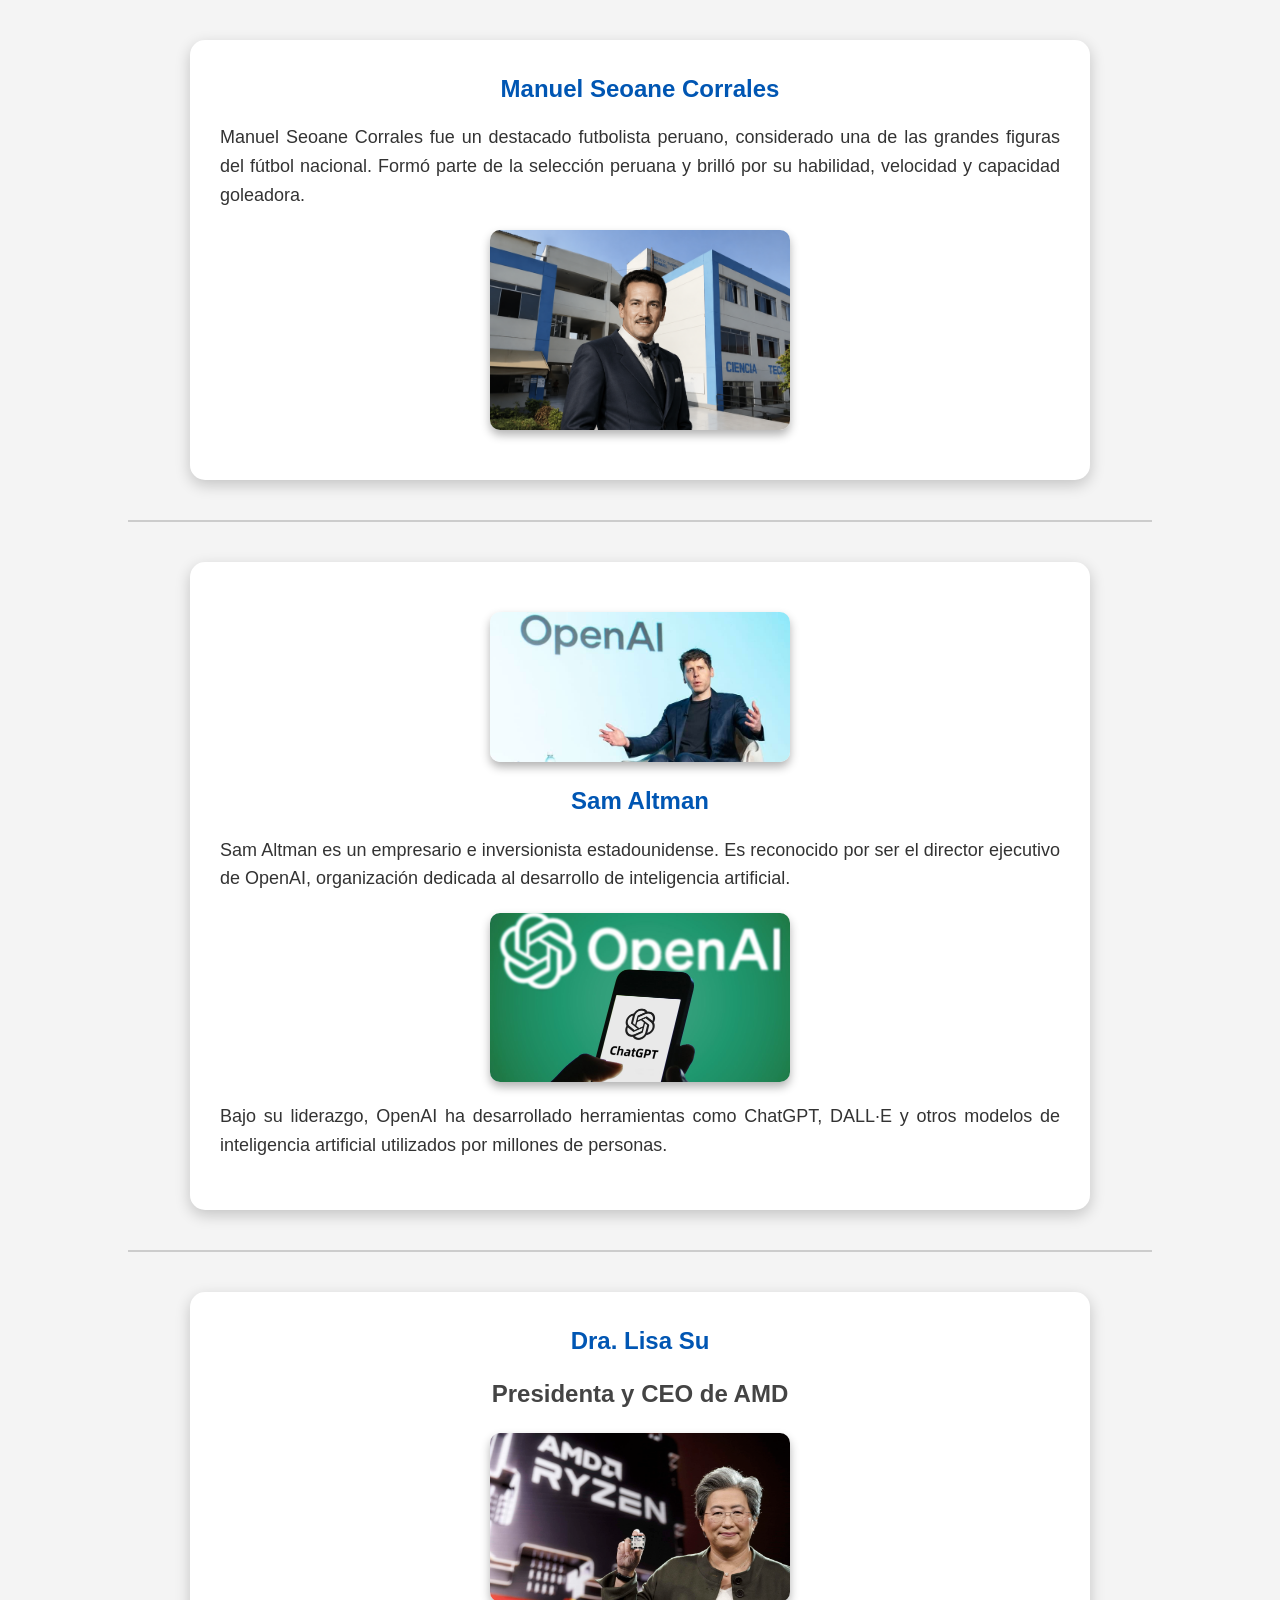
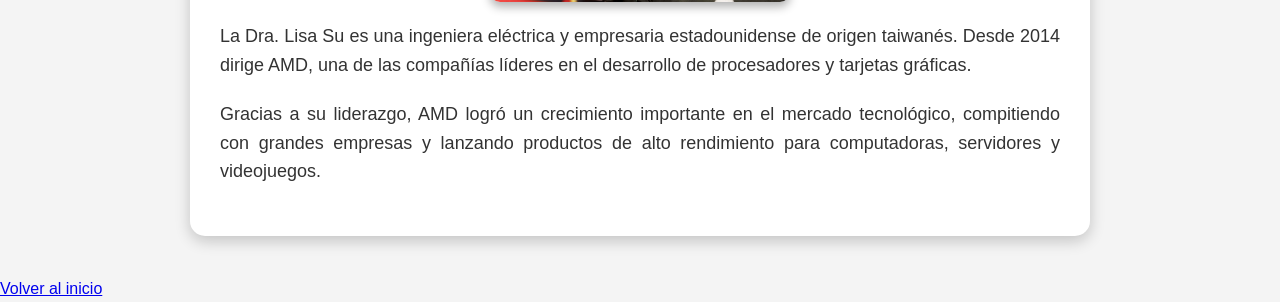
<file: SEMANA/index.html>
</html><!DOCTYPE html>
<html lang="es">
<head>
    <meta charset="UTF-8">
    <meta name="viewport" content="width=device-width, initial-scale=1.0">
    <title>Ejercicios HTML</title>

    <link rel="stylesheet" href="CSS/estilos.css">
</head>
<body>

    <!-- EJERCICIO 1 -->
    <section>
        <h1>Manuel Seoane Corrales</h1>

        <p>
            Manuel Seoane Corrales fue un destacado futbolista peruano,
            considerado una de las grandes figuras del fútbol nacional.
            Formó parte de la selección peruana y brilló por su habilidad,
            velocidad y capacidad goleadora.
        </p>

        <img src="IMG/manuel-seoane.png"
             alt="Manuel Seoane Corrales"
             width="300">
    </section>

    <hr>

    <!-- EJERCICIO 2 -->
    <section>

        <img src="IMG/sam-altman.jpg"
             alt="Sam Altman"
             width="300">

        <h1>Sam Altman</h1>

        <p>
            Sam Altman es un empresario e inversionista estadounidense.
            Es reconocido por ser el director ejecutivo de OpenAI,
            organización dedicada al desarrollo de inteligencia artificial.
        </p>

        <img src="IMG/openai.jpg"
             alt="OpenAI"
             width="300">

        <p>
            Bajo su liderazgo, OpenAI ha desarrollado herramientas
            como ChatGPT, DALL·E y otros modelos de inteligencia
            artificial utilizados por millones de personas.
        </p>

    </section>

    <hr>

    <!-- EJERCICIO 3 -->
    <section>

        <h1>Dra. Lisa Su</h1>

        <h2>Presidenta y CEO de AMD</h2>

        <img src="IMG/lisa_su.jpg"
             alt="Dra. Lisa Su"
             width="300">

        <p>
            La Dra. Lisa Su es una ingeniera eléctrica y empresaria
            estadounidense de origen taiwanés. Desde 2014 dirige AMD,
            una de las compañías líderes en el desarrollo de procesadores
            y tarjetas gráficas.
        </p>

        <p>
            Gracias a su liderazgo, AMD logró un crecimiento importante
            en el mercado tecnológico, compitiendo con grandes empresas
            y lanzando productos de alto rendimiento para computadoras,
            servidores y videojuegos.
        </p>

    </section>
<a href="../index.html"> Volver al inicio</a>
</body>
</html>
</file>
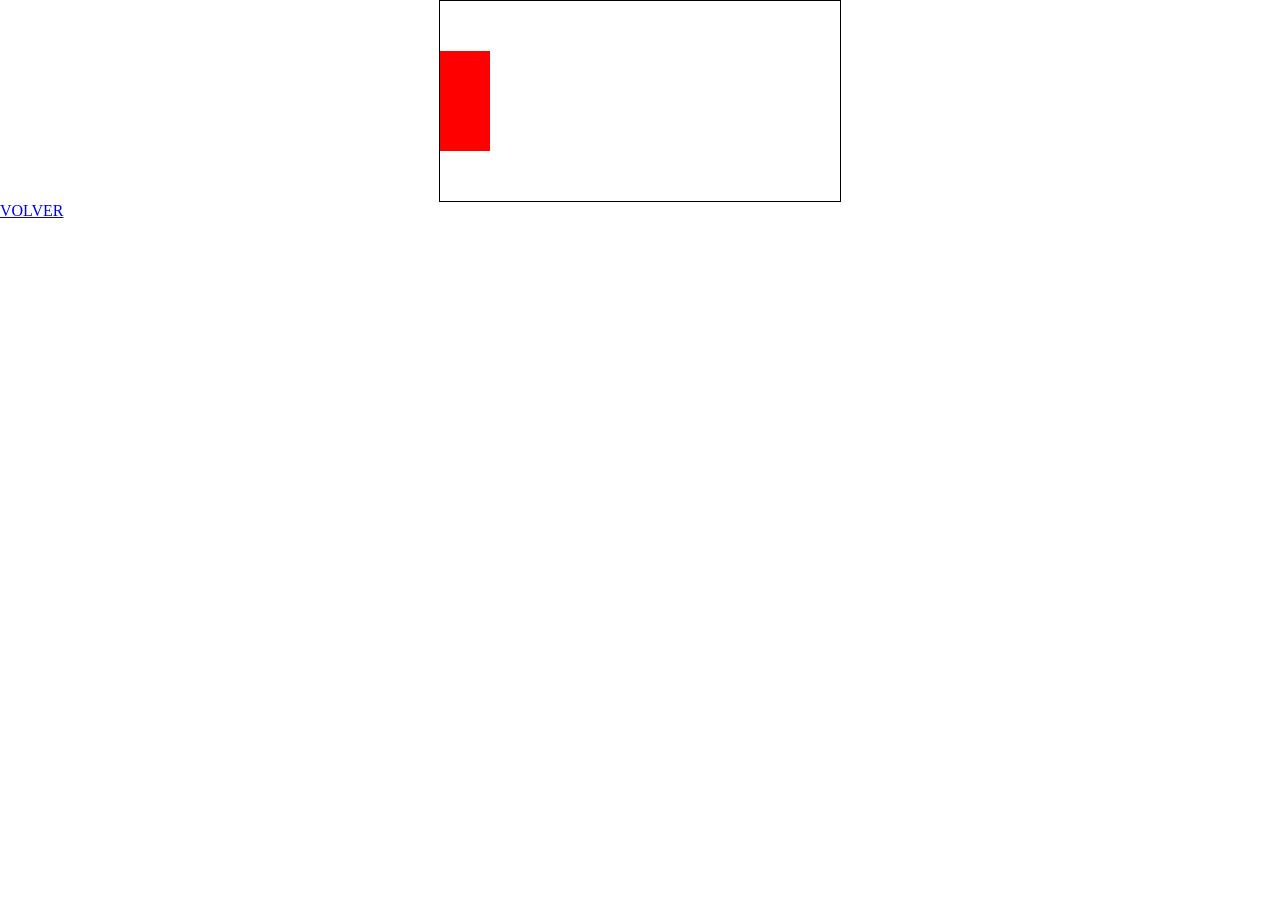
<file: Semana 03 - MOVIMIENTO DE DIVS Y TIEMPOS DE ANIMACIÓN/animacion1.html>
<html> 
<head>
    <title>ANIMACION 3 CSS</title>
    <style>
        *{
            padding: 0px;
            margin: 0px;
        }
        .contenedor{
            width: 400px;
            height: 200px;
            border: 1px solid black;
            position: relative;/* para entrar el div */
            margin: 0 auto;/* para centrar el div */

            overflow: hidden;/* muestra solo lo interior */
        }
        .cuadrito{
            width: 100px;
            height: 100px;
            background-color: red;
            position: absolute;/* permite mover el div dentro del contenedor */

            top: 50px;
            left: -50px;

            animation: cuadrito 3s infinite ease-in;
        }
        @keyframes cuadrito{
            form{
                left: -100px;
            }
            to{
                left: 500px;
            }
        }
    </style>
</head>
<body>
    <div class="contenedor">

        <div class="cuadrito"></div>

    </div>

</body>
    <a href="../Semana 03 - MOVIMIENTO DE DIVS Y TIEMPOS DE ANIMACIÓN/index.html">VOLVER</a>
</html>
</file>
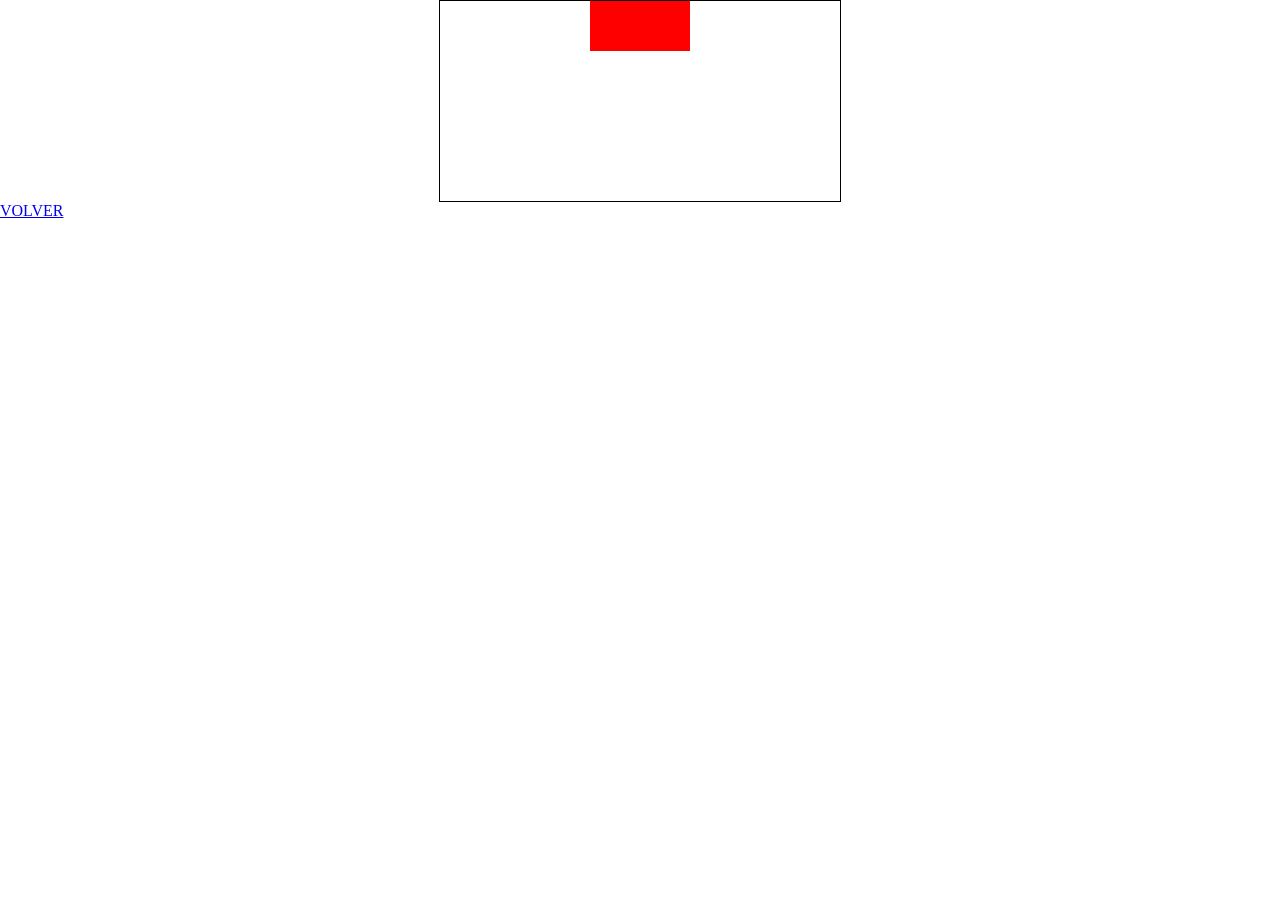
<file: Semana 03 - MOVIMIENTO DE DIVS Y TIEMPOS DE ANIMACIÓN/animacion2.html>
<html> 
<head>
    <title>ANIMACION 3 CSS</title>
    <style>
        *{
            padding: 0px;
            margin: 0px;
        }
        .contenedor{
            width: 400px;
            height: 200px;
            border: 1px solid black;
            position: relative;/* para entrar el div */
            margin: 0 auto;/* para centrar el div */

            overflow: hidden;/* muestra solo lo interior */
        }
        .cuadrito{
            width: 100px;
            height: 100px;
            background-color: red;
            position: absolute;/* permite mover el div dentro del contenedor */

            top: -50px;
            left: 150px;

            animation: cuadrito 3s infinite linear;
        }
        @keyframes cuadrito{
            form{
                top:-100px;
            }
            to{
                TOP: 250px;
            }
        }
    </style>
</head>
<body>
    <div class="contenedor">

        <div class="cuadrito"></div>

    </div>

</body>
    <a href="../Semana 03 - MOVIMIENTO DE DIVS Y TIEMPOS DE ANIMACIÓN/index.html">VOLVER</a>
</html>
</file>
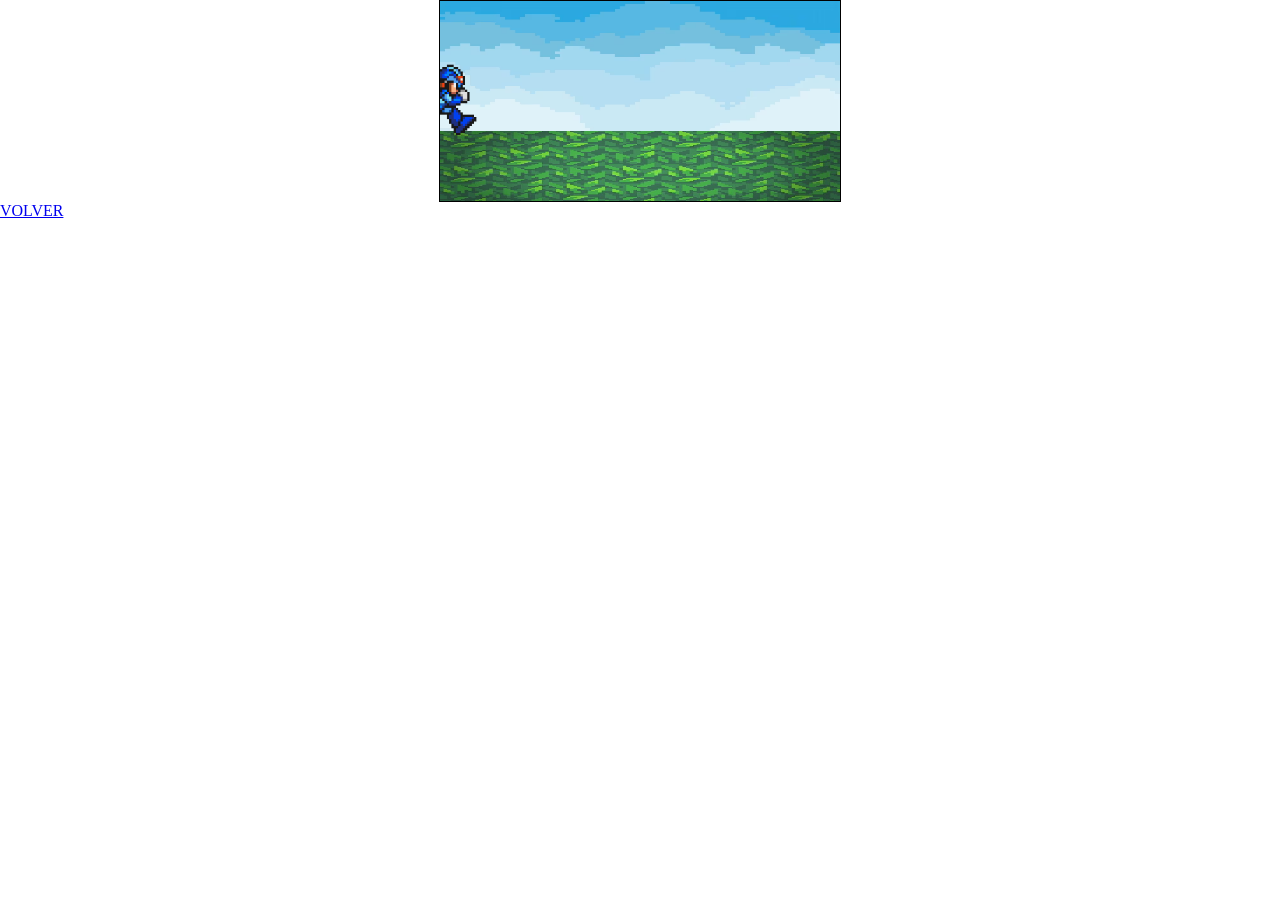
<file: Semana 03 - MOVIMIENTO DE DIVS Y TIEMPOS DE ANIMACIÓN/animacion4.html>
<html> 
<head>
    <title>ANIMACION 3 CSS</title>
    <style>
        *{
            padding: 0px;
            margin: 0px;
        }
        .contenedor{
            width: 400px;
            height: 200px;
            border: 1px solid black;
            position: relative;/* para entrar el div */
            margin: 0 auto;/* para centrar el div */

            overflow: hidden;/* muestra solo lo interior */
        }
        .cuadrito{
            width: 100px;
            height: 100px;

            position: absolute;/* permite mover el div dentro del contenedor */

            top: 50px;
            left: -50px;

            animation: cuadrito 3s infinite ease-in;
        }
        .rectangulo{
            width: 100%;
            height: 35%;
            position: absolute;
            bottom: 0;
            left: 0;
           
        }
        .rectangulo img{
            width: 100%;
            height: 100%;
            }
        .cielo{
            width: 100%;
            height: 65%;
            position: absolute;
            top: 0;
            left: 0;
           
        }
        .cielo img{
            width: 100%;
            height: 100%;
            }
        @keyframes cuadrito{
            from{
                left: -100px;
            }
            to{
                left: 500px;
            }
        }
        .cuadrito img{
            width: 100px;
            height: 100px;
        }
    </style>
</head>
<body>
    <div class="contenedor">
        <div class="rectangulo">
            <img src="img/pasto.png">
        </div>
        <div class="cielo">
            <img src="img/cielo.png">
        </div>

        <div class="cuadrito">
            <img src="img/MEGAMAN.gif" alt="">
        </div>

    </div>
</body>
    <a href="../Semana 03 - MOVIMIENTO DE DIVS Y TIEMPOS DE ANIMACIÓN/index.html">VOLVER</a>
</html>
</file>
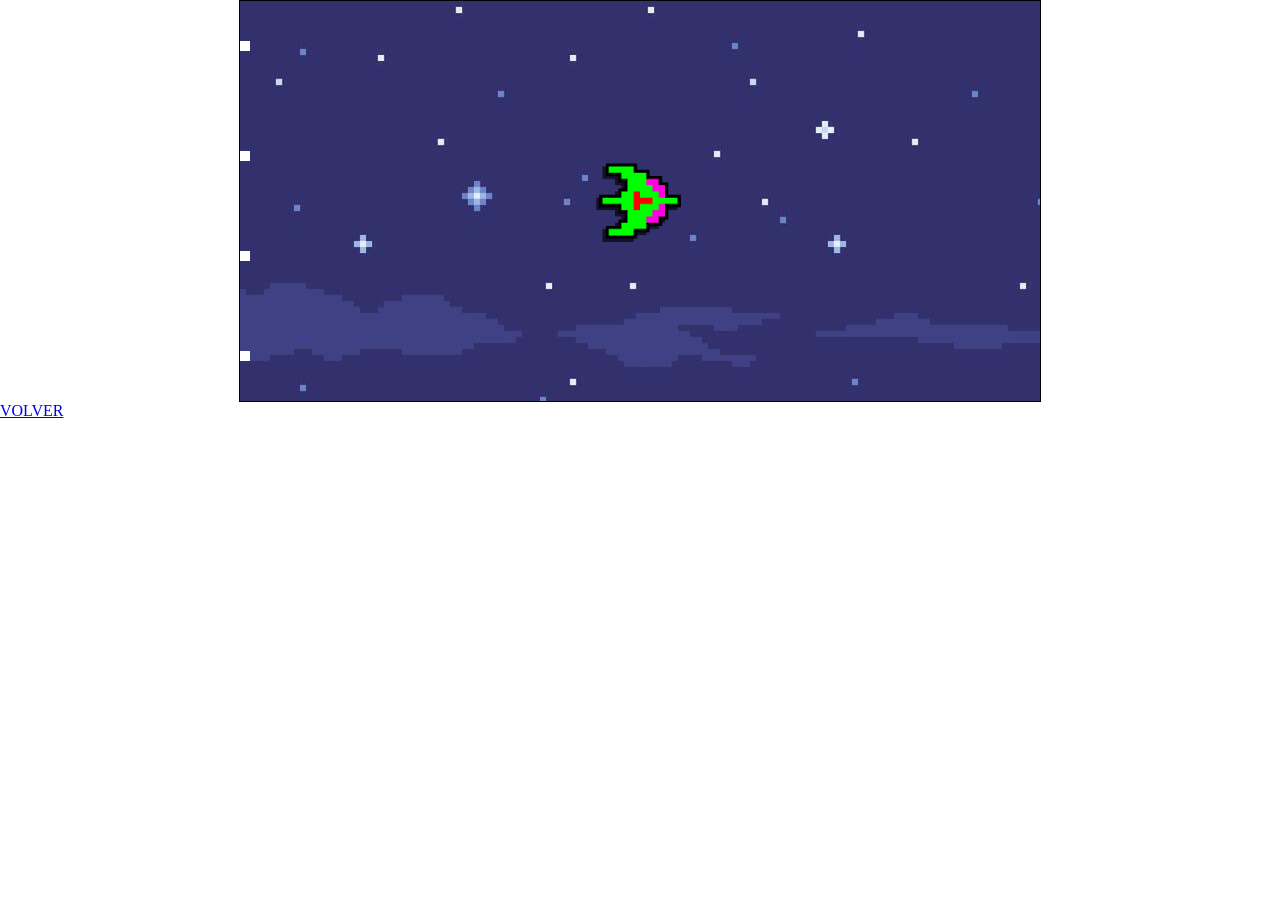
<file: Semana 03 - MOVIMIENTO DE DIVS Y TIEMPOS DE ANIMACIÓN/animacion5.html>
<html> 
<head>
    <title>ANIMACION 3 CSS</title>
    <style>
        *{
            padding: 0px;
            margin: 0px;
        }
        .contenedor{
            width: 800px;
            height: 400px;
            border: 1px solid black;
            position: relative;/* para entrar el div */
            margin: 0 auto;/* para centrar el div */
            overflow: hidden;/* muestra solo lo interior */
        }
        .gala{
            width: 100px;
            height: 100px;
            position: absolute;/* permite mover el div dentro del contenedor */
            top: 150px;
            left: 350px;
            animation: gala 2s infinite alternate;
        }
        .gala img{
            width: 100px;
            height: 100px;
        }
        .estrella{
            width: 10px;
            height: 10px;
            background-color: white;
            position: absolute;
            animation: estrella .75s infinite linear;
            top: 40px;
        }
        
        @keyframes estrella{
            from{
                right: -40px;
            }
            to{
                right: 840px;
            }
        }
        .estrella1{
            width: 10px;
            height: 10px;
            background-color: white;
            position: absolute;
            animation: estrella1 1s infinite linear;
            top: 150px;
        }
        @keyframes estrella1{
            from{
                right: -40px;
            }
            to{
                right: 840px;
            }
        }
        .estrella2{
            width: 10px;
            height: 10px;
            background-color: white;
            position: absolute;
            animation: estrella2 2.5s infinite linear;
            top: 250px;
        }
        @keyframes estrella2{
            from{
                right: -40px;
            }
            to{
                right: 840px;
            }
        }
        .estrella3{
            width: 10px;
            height: 10px;
            background-color: white;
            position: absolute;
            animation: estrella3 .9s infinite linear;
            top: 350px;
        }
        @keyframes estrella3{
            from{
                right: -40px;
            }
            to{
                right: 840px;
            }
        }
        .estrella4{
            width: 10px;
            height: 10px;
            background-color: white;
            position: absolute;
            animation: estrella4 1.5s infinite linear;
            top: 450px;
        }
        @keyframes estrella4{
            from{
                right: -40px;
            }
            to{
                right: 840px;
            }
        }
        .estrella6{
            width: 10px;
            height: 10px;
            background-color: white;
            position: absolute;
            animation: estrella6 1.5s infinite linear;
            bottom: -40px;
            right: -40px;

        }
        @keyframes estrella6{
            from{
                right: -40px;
                bottom: -40px;
            }
            to{
                right: 840px;
                bottom: 350px;
            }
        }
        .estrella5{
            width: 10px;
            height: 10px;
            background-color: white;
            position: absolute;
            animation: estrella5 1.5s infinite linear;
            bottom: -50px;
            right: -70px;
        }
        @keyframes estrella5{
            from{
                right: -40px;
                bottom: 60px;
            }
            to{
                right: 840px;
                bottom: 200px;
            }
        }
        .estrella7{
            width: 10px;
            height: 10px;
            background-color: white;
            position: absolute;
            animation: estrella7 1.5s infinite linear;
            top: -80px;
            right: -30px;
        }
        @keyframes estrella7{
            from{
                right: -40px;
                top: 60px;
            }
            to{
                right: 840px;
                top: 200px;
            }
        }
        .estrella8{
            width: 10px;
            height: 10px;
            background-color: white;
            position: absolute;
            animation: estrella8 1s infinite linear;
            top: -50px;
            right: -100px;
        }
        @keyframes estrella8{
            from{
                right: -40px;
                top: 0px;
            }
            to{
                right: 840px;
                top: 200px;
            }
        }
        @keyframes gala{
            from{
                rotate: -10deg;
            }
            to{
                rotate: 20deg;
            }
        }
        .noche{
            width: 100%;
            height: 100%;
            position: absolute;
            top: 0;
            left: 0;
        }
        .noche img{
            width: 100%;
            height: 100%;
            }
    </style>
</head>
<body>
    <div class="contenedor">
        <div class="estrella">
        </div>
        <div class="estrella1">
        </div>
        <div class="estrella2">
        </div>
        <div class="estrella3">
        </div>
        <div class="estrella4">
        </div>
        <div class="estrella5">
        </div>
        <div class="estrella6">
        </div>
        <div class="estrella7">
        </div>
        <div class="estrella8">
        </div>
        <div class="cielo">
            <img src="img/noche.jpg">
        </div>

        <div class="gala">
            <img src="img/gala.png" alt="">
        </div>
    </div>
</body>
    <a href="../Semana 03 - MOVIMIENTO DE DIVS Y TIEMPOS DE ANIMACIÓN/index.html">VOLVER</a>
</html>
</file>
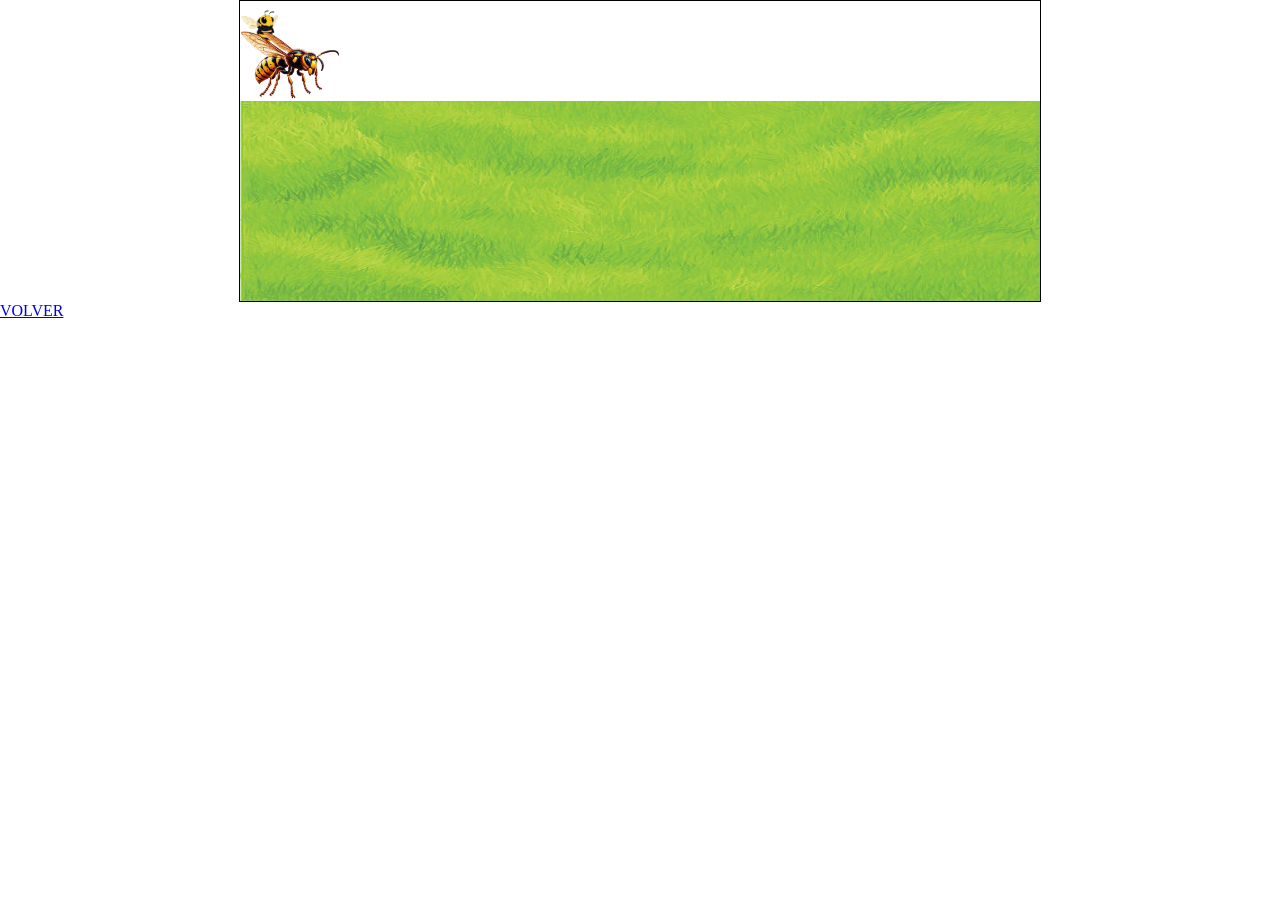
<file: Semana 04 - ANIMACION POR PASOS/abejita.html>
<html>
    <head>
        <title></title>
        <style>
            *{
                margin:0px;
                padding:0px;
            }
            .contenedor{
                width: 800px;
                height: 300px;
                border:1px solid black;
                margin: 0 auto;
                position: relative;
                overflow: hidden;
            }
            .cuadrito{
                width: 100px;
                height: 100px;
                position:absolute;
                top:0px;
                left:0px;

                animation: cuadrito 4s infinite ;
            }
        .abeja{
                position: absolute;
                width: 50px;
                z-index: 3;
        
        }
        .pradera{
            position: absolute;
            width: 800px;
            left: 0px;
            height: 200px;
            z-index: 0;
        }

        .cielo{
            position: absolute;
            width: 50%;
            left: 0px;
            height: 100px;
            z-index: 0;
        }

            
            @keyframes cuadrito{
                0%{
                    top:0px;
                    left:-100px;
                    rotate:45deg;
                }
                50%{
                    top:200px;
                    left:350px;
                    rotate:0deg;
                }
                100%{
                    top:0px;
                    left:700px;
                    rotate:45deg;
                }   
             }

        .avispa{
                position: absolute;
                width: 100px;
                z-index: 4;
        }

        .cuadrito2{
                width: 0px;
                height: 100px;r
                position: absolute;
                top:0px;
                left:0px;

                animation: cuadrito 4s infinite 2s;
            }


            
            @keyframes cuadrito2{
                0%{
                    top:0px;
                    left:-100px;
                    rotate:45deg;
                }
                50%{
                    top:200px;
                    left:350px;
                    rotate:0deg;
                }
                100%{
                    top:0px;
                    left:700px;
                    rotate:45deg;
                }   
             }

        
        </style>
    </head>
    <body>
        <div class="contenedor">

            <div class="cuadrito">
                <img class="abeja" src="img/abejita.png" alt="">
            </div>
           <div class="cuadrito2">
                <img class="avispa" src="img/avispa.webp" alt="">
            </div>

            
            <img class="cielo" src="img/sky-blue-cloud-background-horizon-spring-clear-sky-in-morning-by-the-beach-beautiful-nature-landscape-sunrise-in-summer-backdrop-panoramic-banner-white-clouds-over-ocean-blue-world-environment-photo.jpg" alt="">
            <img class="pradera" src="img/istockphoto-486620678-612x612.jpg" alt="">


        </div>
    </body>
    <a href="../Semana 04 - ANIMACION POR PASOS/index.html">VOLVER</a>
</html>
</file>
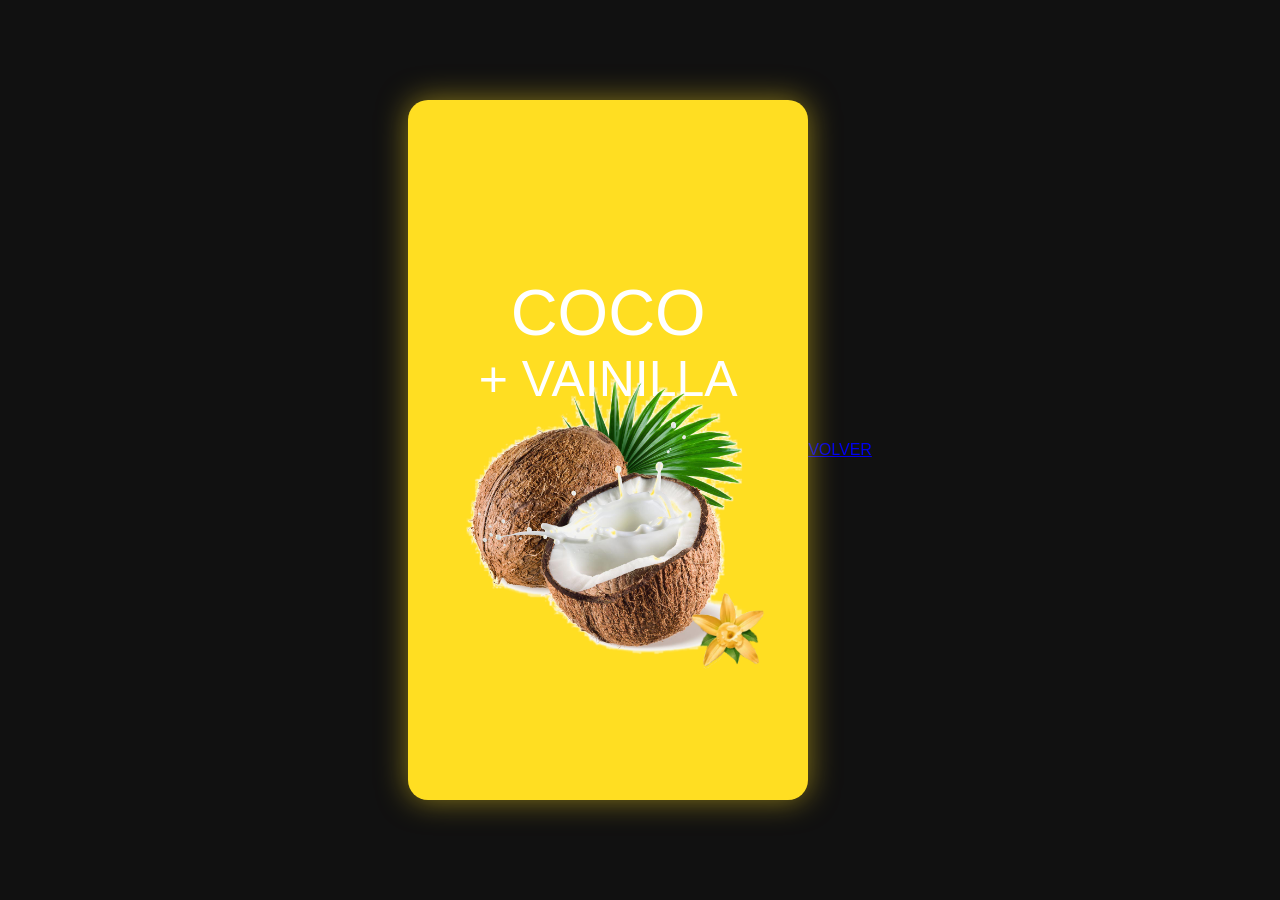
<file: Semana 04 - ANIMACION POR PASOS/coco.html>
<html>
<head>
<title>SPOT COCO</title>

<style>
    *{ padding:0px; margin:0px; box-sizing: border-box; }

    body{ 
        background-color: #111;
        display: flex;
        justify-content: center;
        align-items: center;
        height: 100vh;
        font-family: 'Arial Black', sans-serif;
    }

    .contenedor{
        width: 400px;
        height: 700px;
        background-color: #ffde22;
        position: relative;
        overflow: hidden;
        border-radius: 20px;
        box-shadow: 0px 0px 30px rgba(255, 222, 34, 0.5);
    }

    .img-absoluta {
        position: absolute;
        background-size: contain;
        background-repeat: no-repeat;
        background-position: center;
        opacity: 0;
    }
    .hoja-palmera {
        width: 250px; height: 250px;
        background-image: url('img/hoja.png'); 
        top: -50px; right: -50px;
        animation: EntrarFlotando 3s forwards, ZoomSalida 0.5s forwards 3s;
    }

    .coco-pedazo1 {
        width: 150px; height: 150px;
        background-image: url('img/pedazo-coco1.png'); 
        top: 50px; left: -50px;
        animation: EntrarGirandoIzq 3s forwards, ZoomSalida 0.5s forwards 3s;
    }

    .coco-pedazo2 {
        width: 200px; height: 200px;
        background-image: url('img/pedazo-coco2.png'); 
        bottom: 50px; right: -50px;
        animation: EntrarGirandoDer 3s forwards, ZoomSalida 0.5s forwards 3s;
    }

    .texto-escena1 {
        position: absolute;
        width: 100%;
        text-align: center;
        top: 35%;
        opacity: 0;
        animation: AparecerTexto 0.5s forwards 0.5s, ZoomSalida 0.5s forwards 3s;
    }
    .texto-escena1 .pequeno { font-size: 20px; color: #333; letter-spacing: 2px; }
    .texto-escena1 .grande { font-size: 55px; color: white; line-height: 1; text-shadow: 2px 2px 5px rgba(0,0,0,0.1); }
    .texto-escena2 {
        position: absolute;
        width: 100%;
        text-align: center;
        top: 25%;
        opacity: 0;
        animation: AparecerTexto 0.5s forwards 3.5s;
    }
    .texto-escena2 .grande { font-size: 65px; color: white; }
    .texto-escena2 .pequeno { font-size: 50px; color: white; }

    .coco-mitad {
        width: 300px; height: 300px;
        background-image: url('img/coco-mitad.png'); 
        left: 50%; top: 60%;
        transform: translate(-50%, -50%) scale(0);
        animation: PopInCentro 0.6s cubic-bezier(0.175, 0.885, 0.32, 1.275) forwards 4s;
    }

    .flor-vainilla {
        width: 150px; height: 150px;
        background-image: url('img/flor.png'); 
        left: 60%; top: 65%;
        transform: scale(0);
        z-index: 10;
        animation: PopInFlor 0.5s cubic-bezier(0.175, 0.885, 0.32, 1.275) forwards 4.5s;
    }

    @keyframes EntrarFlotando {
        0% { opacity: 0; transform: translate(50px, -50px); }
        10% { opacity: 1; }
        100% { opacity: 1; transform: translate(0px, 0px); }
    }
    @keyframes EntrarGirandoIzq {
        0% { opacity: 0; transform: translate(-50px, -50px) rotate(-45deg); }
        10% { opacity: 1; }
        100% { opacity: 1; transform: translate(0px, 0px) rotate(15deg); }
    }
    @keyframes EntrarGirandoDer {
        0% { opacity: 0; transform: translate(50px, 50px) rotate(45deg); }
        10% { opacity: 1; }
        100% { opacity: 1; transform: translate(0px, 0px) rotate(-15deg); }
    }
    @keyframes ZoomSalida {
        to { transform: scale(3); opacity: 0; visibility: hidden; }
    }

    @keyframes AparecerTexto {
        from { opacity: 0; transform: scale(0.8); }
        to { opacity: 1; transform: scale(1); }
    }

    @keyframes PopInCentro {
        0% { opacity: 0; transform: translate(-50%, -50%) scale(0); }
        100% { opacity: 1; transform: translate(-50%, -50%) scale(1); }
    }
    @keyframes PopInFlor {
        0% { opacity: 0; transform: scale(0); }
        100% { opacity: 1; transform: scale(1); }
    }

</style>

</head>

<body>

<div class="contenedor">
    <div class="img-absoluta hoja-palmera"></div>
    <div class="img-absoluta coco-pedazo1"></div>
    <div class="img-absoluta coco-pedazo2"></div>
    
    <div class="texto-escena1">
        <p class="pequeno">YA PROBASTE</p>
        <p class="grande">EL NUEVO<br>SABOR</p>
    </div>

    <div class="texto-escena2">
        <p class="grande">COCO</p>
        <p class="pequeno">+ VAINILLA</p>
    </div>
    
    <div class="img-absoluta coco-mitad"></div>
    <div class="img-absoluta flor-vainilla"></div>
</div>
</body>
    <a href="../Semana 04 - ANIMACION POR PASOS/index.html">VOLVER</a>
</html>
</file>
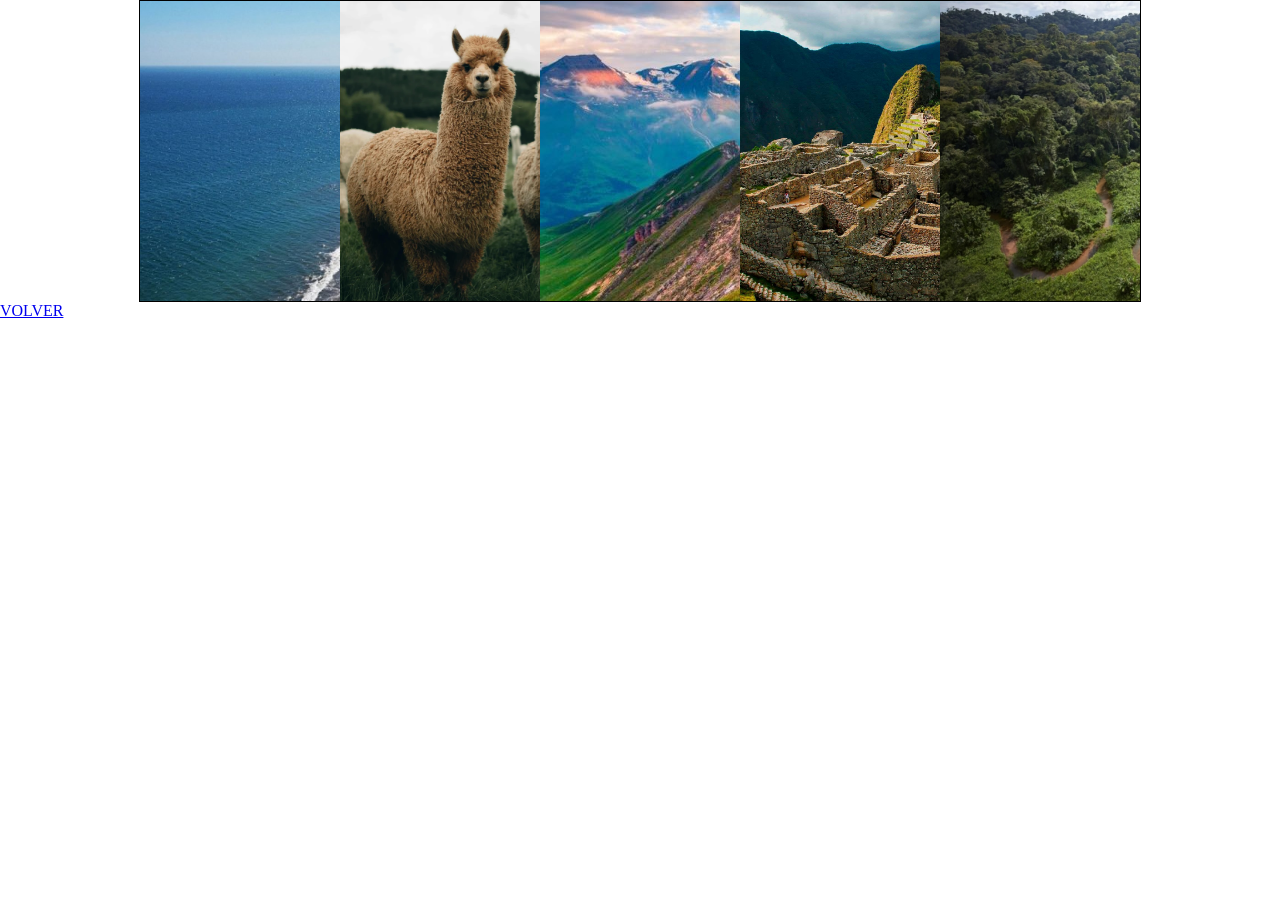
<file: Semana 04 - ANIMACION POR PASOS/paisajes.html>
<html>
<head>
<title>TURISMO PERÚ</title>
<style>
*{
    padding:0px;
    margin:0px;
}
.contenedor{
    width: 1000px;
    height:300px;
    border:1px solid black;
    margin:0 auto;
    position: relative;
    overflow: hidden;
}
.tarjeta2, .tarjeta4{
    width:200px;
    height:300px;
    position: absolute;
    top:-300px;
    background-size: cover;
}

.tarjeta3{
    width:200px;
    height:300px;
    position: absolute;
    top:-300px;
    background-size: cover;
}

.tarjeta1{
    background-image: url(img/1.jpg);
    width:200px;
    height:300px;
    position: absolute;
    left:-200px;
    background-size: cover;
    animation: tarjeta1 3s 1 forwards;
}
.tarjeta2{
    background-image: url(img/2.webp);
    left:200px;
    animation:tarjeta2 3s 1 forwards 3s;
}
.tarjeta3{
    background-image: url(img/3.jpg);
    left:400px;
    animation: tarjeta3 3s 1 forwards 6s;
}
.tarjeta4{
    background-image: url(img/4.jpg);
    left:600px;
    animation: tarjeta4 3s 1 forwards 3s;
}
.tarjeta5{
    background-image: url(img/5.jpg);
    left:800px;
    width:200px;
    height:300px;
    position: absolute;
    background-size: cover;
    animation: tarjeta5 3s 1 forwards;
}

/*LAS RICAS ANIMACIONES*/
@keyframes tarjeta1{
    0%{
        left:-200px;
        transform: rotateY(180deg);
    }
    50%{
        left:200px;
    }
    100%{
        left:0px;
    }
}
@keyframes tarjeta2{
    0%{
        top:-300px;
        transform: rotateY(180deg);
    }
    50%{
        top:300px;
    }
    100%{
        top:0px;
    }
}
@keyframes tarjeta3{
    0%{
        top:-300px;
        transform: rotateY(180deg);
    }
    50%{
        top:300px;
    }
    100%{
        top:0px;
    }
}
@keyframes tarjeta4{
    0%{
        top:-300px;
        transform: rotateY(180deg);
    }
    50%{
        top:300px;
    }
    100%{
        top:0px;
    }
}
@keyframes tarjeta5{
    0%{
        right:-200px;
        transform: rotateY(180deg);
    }
    50%{
        right:300px;
    }
    100%{
        top:0px;
    }
}

/*EVENTOS*/
.tarjeta1:hover{
    transition: 1s;
    scale: 1.2;
    z-index: 1;
}
.tarjeta2:hover{
    transition: 1s;
    scale: 1.2;
    z-index: 1;
}
.tarjeta3:hover{
    transition: 1s;
    scale: 1.2;
    z-index: 1;
}
.tarjeta4:hover{
    transition: 1s;
    scale: 1.2;
    z-index: 1;
}
.tarjeta5:hover{
    transition: 1s;
    scale: 1.2;
    z-index: 1;
}
</style>
</head>
<body>
<div class="contenedor">
    <div class="tarjeta1"></div>
    <div class="tarjeta2"></div>
    <div class="tarjeta3"></div>
    <div class="tarjeta4"></div>
    <div class="tarjeta5"></div>
</div>    
</body>
    <a href="../Semana 04 - ANIMACION POR PASOS/index.html">VOLVER</a>
</html>
</file>
<file: Semana 07/css/estilos.css>
*{
    margin: 0px;
    padding: 0px;
}
body{
    background-color: black;
}
.contenedor{
    width: 500px;
    height: 800px;
    border: 1px solid white;
    margin: 0 auto;
    overflow: hidden;
    position: relative;
}
.cielo{
    position: absolute;
    left: -200px;
    top: -50px;
    filter: blur(3px);
    animation: cielo 20s 1 forwards;
}
@keyframes cielo{
    from{
        scale: 100%;
        filter: blur(3px);
    }
    to{
        scale: 130%;
        filter: blur(1px);
    }
}
.montaña{
    position: absolute;
    left: -500px;
    animation: montaña 10s 1 forwards;
}
@keyframes montaña{
    from{
        top: 0px;
        scale: 100%;
        filter: blur(5px);
    }
    to{
        top: -50px;
        scale: 130%;
        filter: blur(0px);
    }
}

.persona{
    position: absolute;
    width: 800px;
    left: -150px;
    bottom: -20px;
    z-index: 4;
    animation: persona 15s 1 forwards;
}
@keyframes persona{
    from{
        scale: 120%;
    }
    to{
        scale: 90%;
    }
}
.neblina{
    position: absolute;
    width: 800px;
    left: -150px;
    bottom: -100px;
    animation: neblina 20s 1 forwards;
}
@keyframes neblina{
    from{
        left: -300px;
        scale: 100%;
    }
    to{
        left: 200px;
        scale: 150%;
    }
}.banner{
    position: absolute;
    left: 80px;
    bottom: -300px;
    animation: textanimation 2s 1 forwards;
}
svg path {
    z-index: 6;
    fill: transparent;
    stroke: black;
    stroke-width: 0.1;
    stroke-dasharray: 50;
    stroke-dashoffset: 50;
    animation: textanimation 4s ease-in-out 1 forwards;
}
@keyframes textanimation{
    0%{
        left: 80px;
        bottom: -300px;
        stroke-dashoffset: 50;
        scale: 70%;
    }
    80%{
        
        fill: transparent;
    }
    100%{
        left: 80px;
        top: 100px;
        fill: #fff;
        scale: 100%;
        stroke-dashoffset: 0;
    }
}
</file>
<file: SEMANA/CSS/estilos.css>
/* Quitar márgenes por defecto */
*{
    margin:0;
    padding:0;
    box-sizing:border-box;
}

/* Fondo de la página */
body{
    font-family:Arial, Helvetica, sans-serif;
    background:#f4f4f4;
    color:#333;
    line-height:1.6;
}

/* Contenedor de cada ejercicio */
section{
    width:80%;
    max-width:900px;
    margin:40px auto;
    background:white;
    padding:30px;
    border-radius:15px;
    box-shadow:0 5px 15px rgba(0,0,0,.2);
}

/* Títulos */
h1{
    text-align:center;
    color:#0056b3;
    margin-bottom:15px;
}

h2{
    text-align:center;
    color:#444;
    margin-bottom:20px;
}

/* Párrafos */
p{
    text-align:justify;
    margin-bottom:20px;
    font-size:18px;
}

/* Imágenes */
img{
    display:block;
    margin:20px auto;
    width:300px;
    border-radius:10px;
    box-shadow:0 5px 10px rgba(0,0,0,.3);
}

/* Línea divisoria */
hr{
    width:80%;
    margin:40px auto;
    border:1px solid #ccc;
}
</file>
